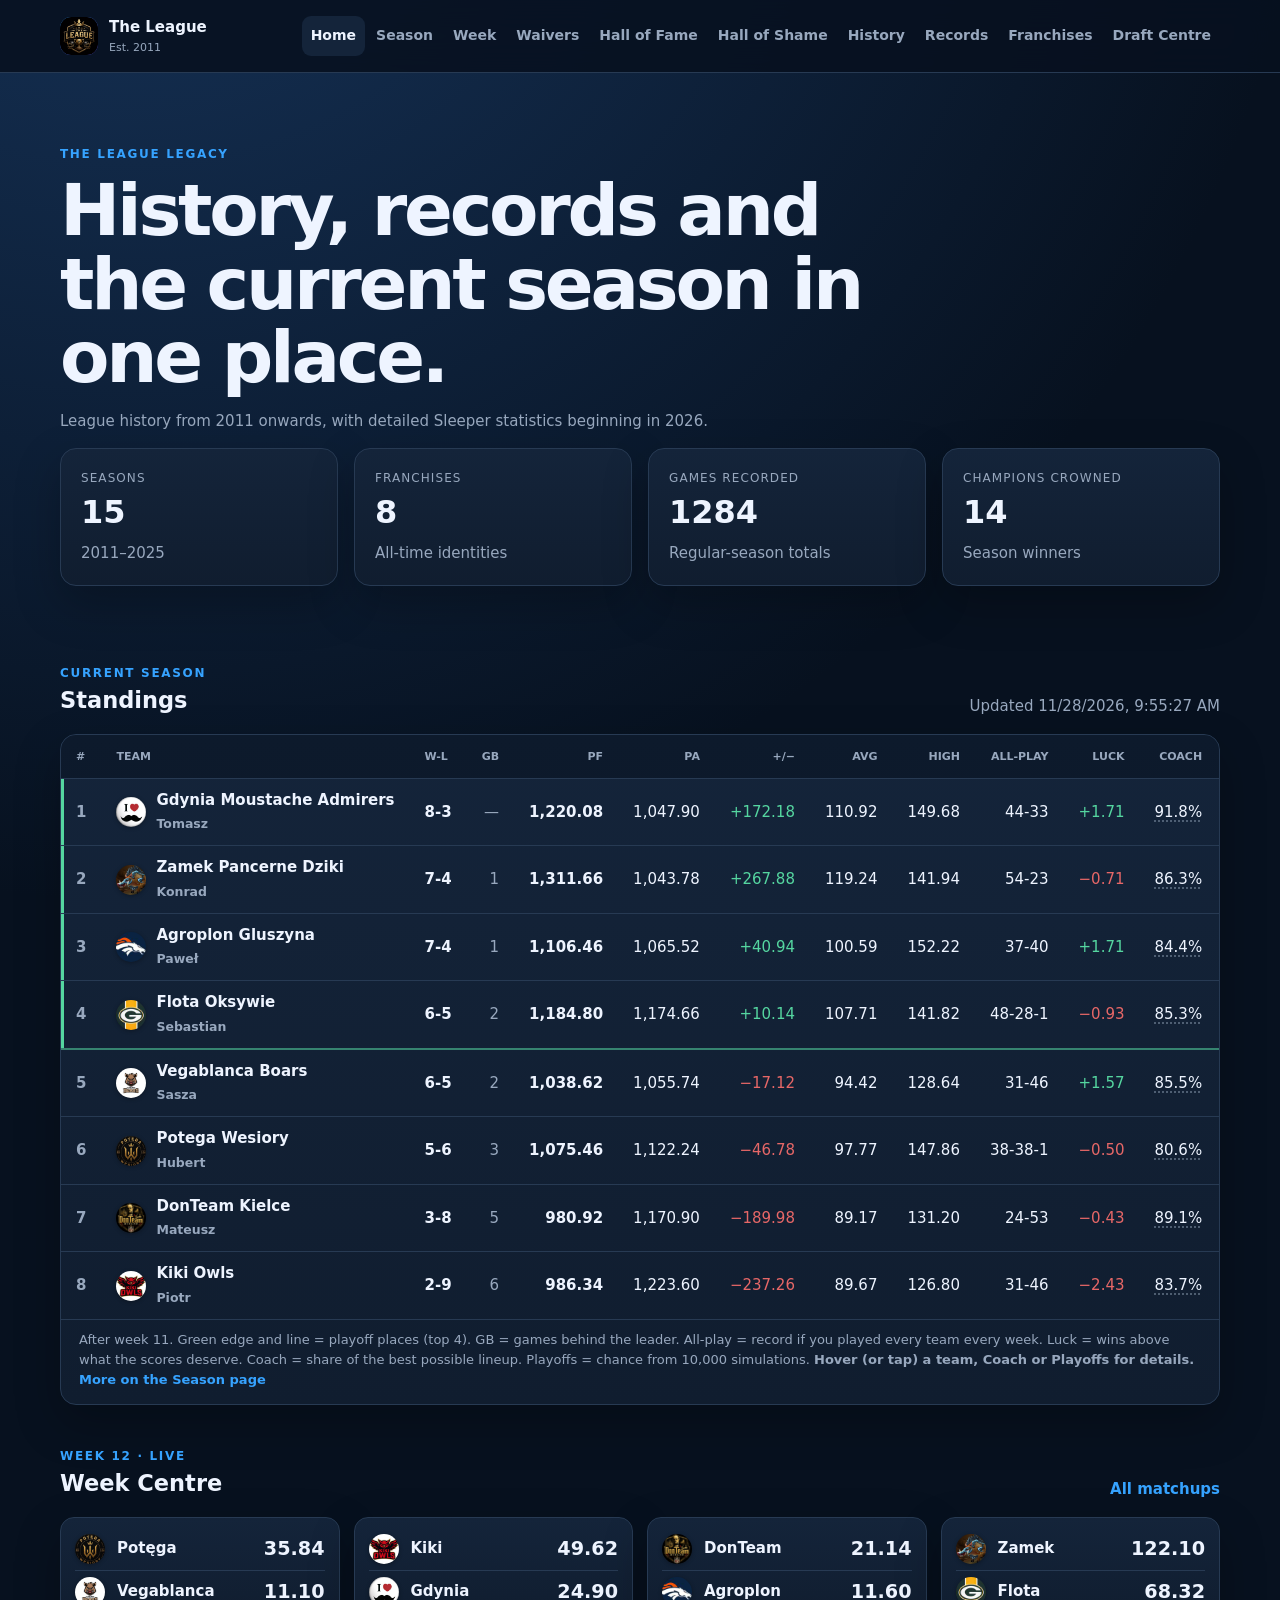
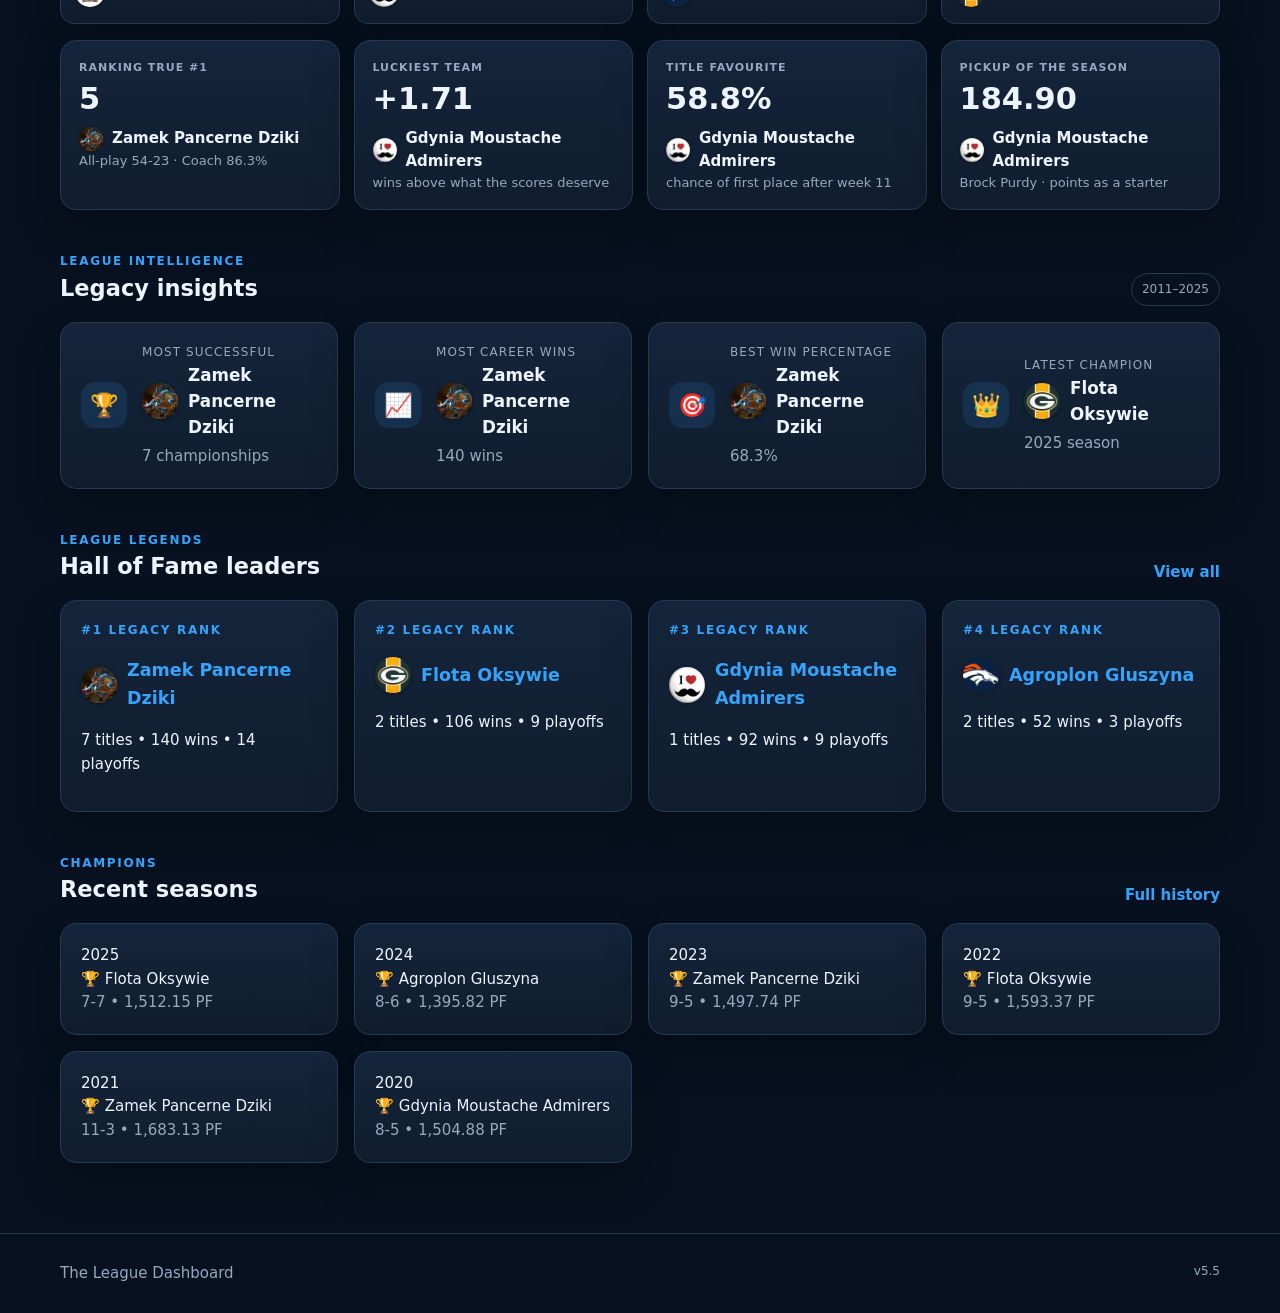
<file: index.html>
<!doctype html><html lang="en"><head><meta charset="utf-8"><meta name="viewport" content="width=device-width,initial-scale=1"><title>The League Dashboard</title><link rel="stylesheet" href="styles.css?v=4.3"><link rel="stylesheet" href="season.css?v=1.2"></head><body data-page="home"><header class="site-header"><div class="wrap header-inner"><a class="brand" href="index.html"><span class="brand-mark"><img src="logos/logo.png" alt="The League logo" style="display:block;width:100%;height:100%;object-fit:cover;border-radius:inherit"></span><span><strong>The League</strong><small>Est. 2011</small></span></a><button class="nav-toggle" type="button">Menu</button><nav class="nav"><a class="active" href="index.html">Home</a><a href="season.html">Season</a><a href="week.html">Week</a><a href="waivers.html">Waivers</a><a href="hall-of-fame.html">Hall of Fame</a><a href="hall-of-shame.html">Hall of Shame</a><a href="history.html">History</a><a href="records.html">Records</a><a href="franchise.html">Franchises</a><a href="draft.html">Draft Centre</a></nav></div></header><main class="wrap"><section class="hero"><p class="eyebrow">The League Legacy</p><h1>History, records and the current season in one place.</h1><p class="lede">League history from 2011 onwards, with detailed Sleeper statistics beginning in 2026.</p><div id="hero-kpis" class="kpi-grid"></div></section><section><div class="section-heading"><div><p class="eyebrow">Current season</p><h2>Standings</h2></div><span id="live-updated" class="muted"></span></div><div id="live-standings" class="card table-wrap"><p class="muted">Loading current standings...</p></div></section><section><div class="section-heading"><div><p class="eyebrow" id="home-week-eyebrow">This week</p><h2>Week Centre</h2></div><a class="text-link" href="week.html">All matchups</a></div><div id="home-week" class="s-home-week"></div><div id="home-season" class="s-tiles" style="margin-top:16px"></div></section><section><div class="section-heading"><div><p class="eyebrow">League intelligence</p><h2>Legacy insights</h2></div><span class="scope-pill">2011–2025</span></div><div id="home-insights" class="insight-grid"></div></section><section><div class="section-heading"><div><p class="eyebrow">League legends</p><h2>Hall of Fame leaders</h2></div><a class="text-link" href="hall-of-fame.html">View all</a></div><div id="home-leaders" class="card-grid"></div></section><section><div class="section-heading"><div><p class="eyebrow">Champions</p><h2>Recent seasons</h2></div><a class="text-link" href="history.html">Full history</a></div><div id="recent-champions" class="timeline-grid"></div></section></main><dialog id="methodology-dialog" class="methodology-dialog" aria-labelledby="methodology-title"><div class="dialog-head"><div><p class="eyebrow">Calculated metric</p><h2 id="methodology-title">How this metric works</h2></div><button class="dialog-close" type="button" aria-label="Close explanation">×</button></div><div id="methodology-content" class="methodology-content"></div></dialog><footer><div class="wrap">The League Dashboard <span class="version">v5.5</span></div></footer><script src="legacy.js?v=4.3"></script><script src="logo-enhancer.js?v=1.0"></script><script src="season-core.js?v=1.1"></script><script src="home-week.js?v=1.2"></script></body></html>
</file>
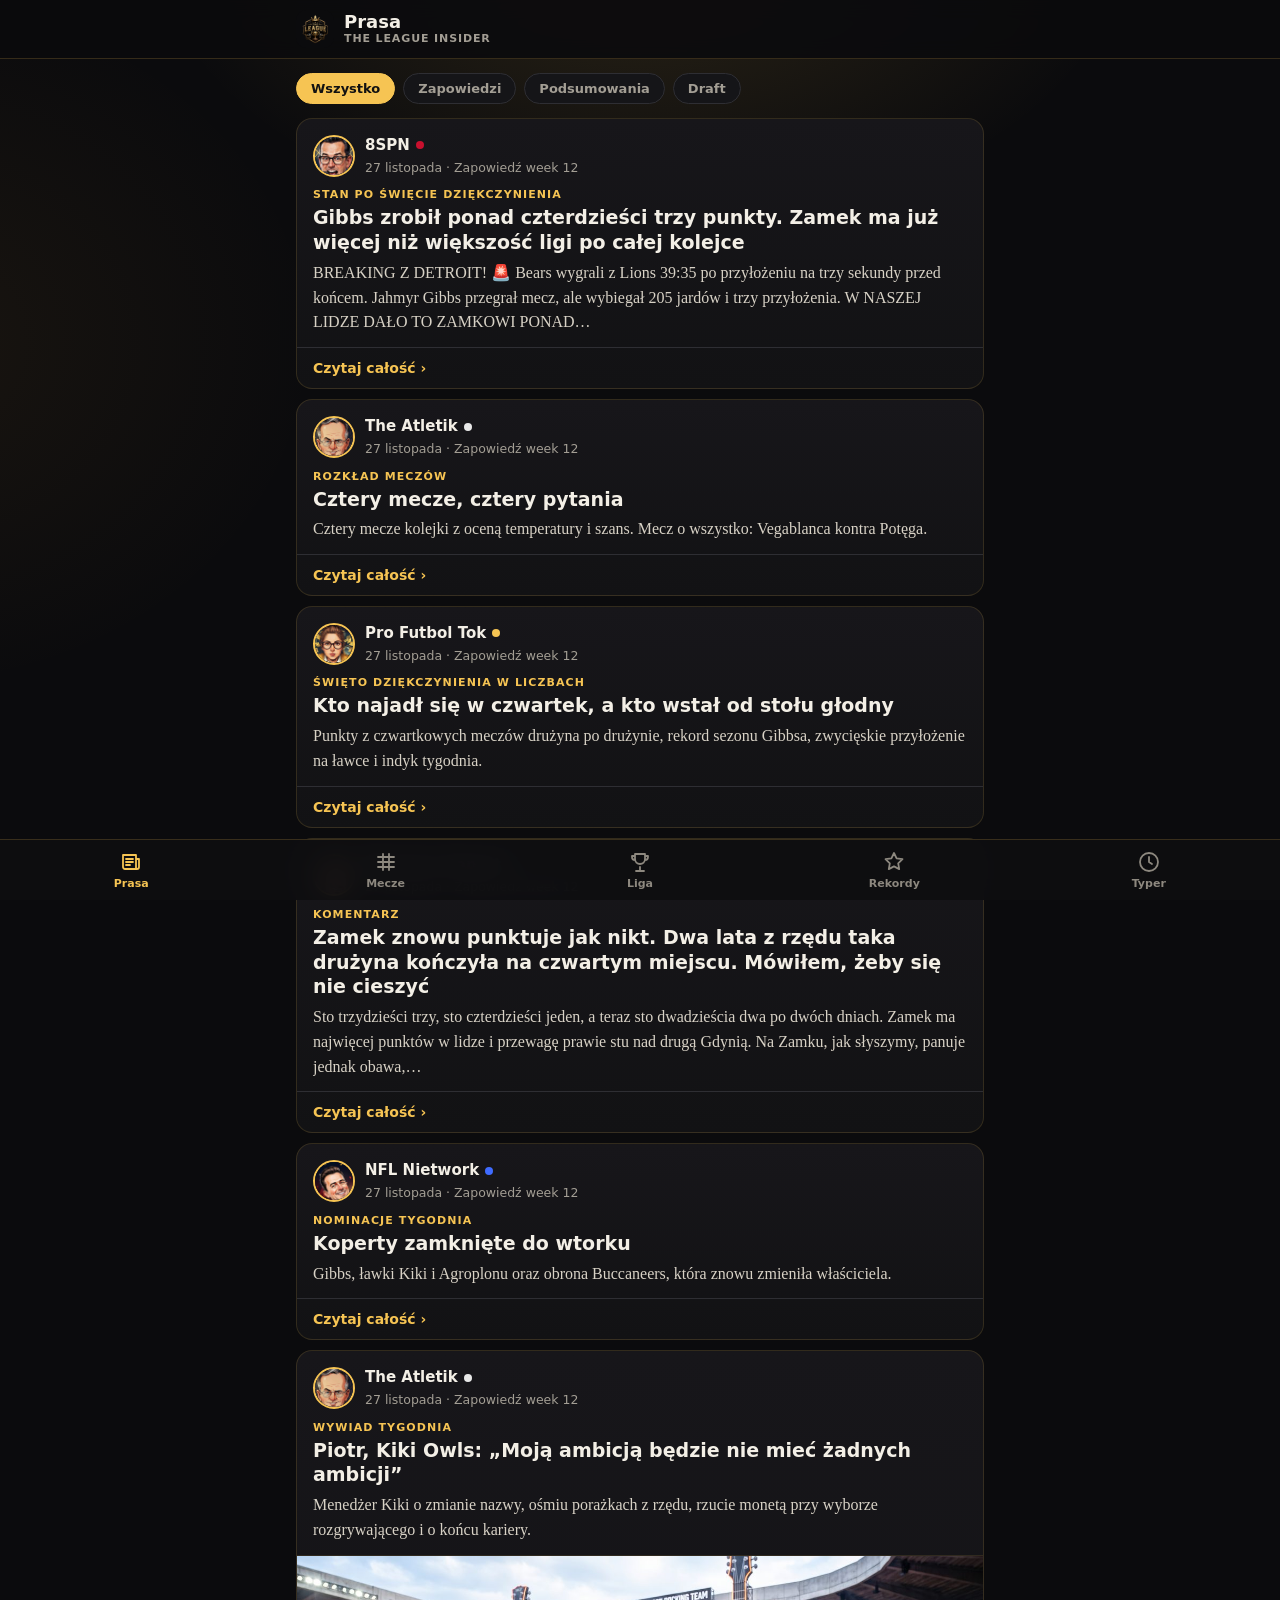
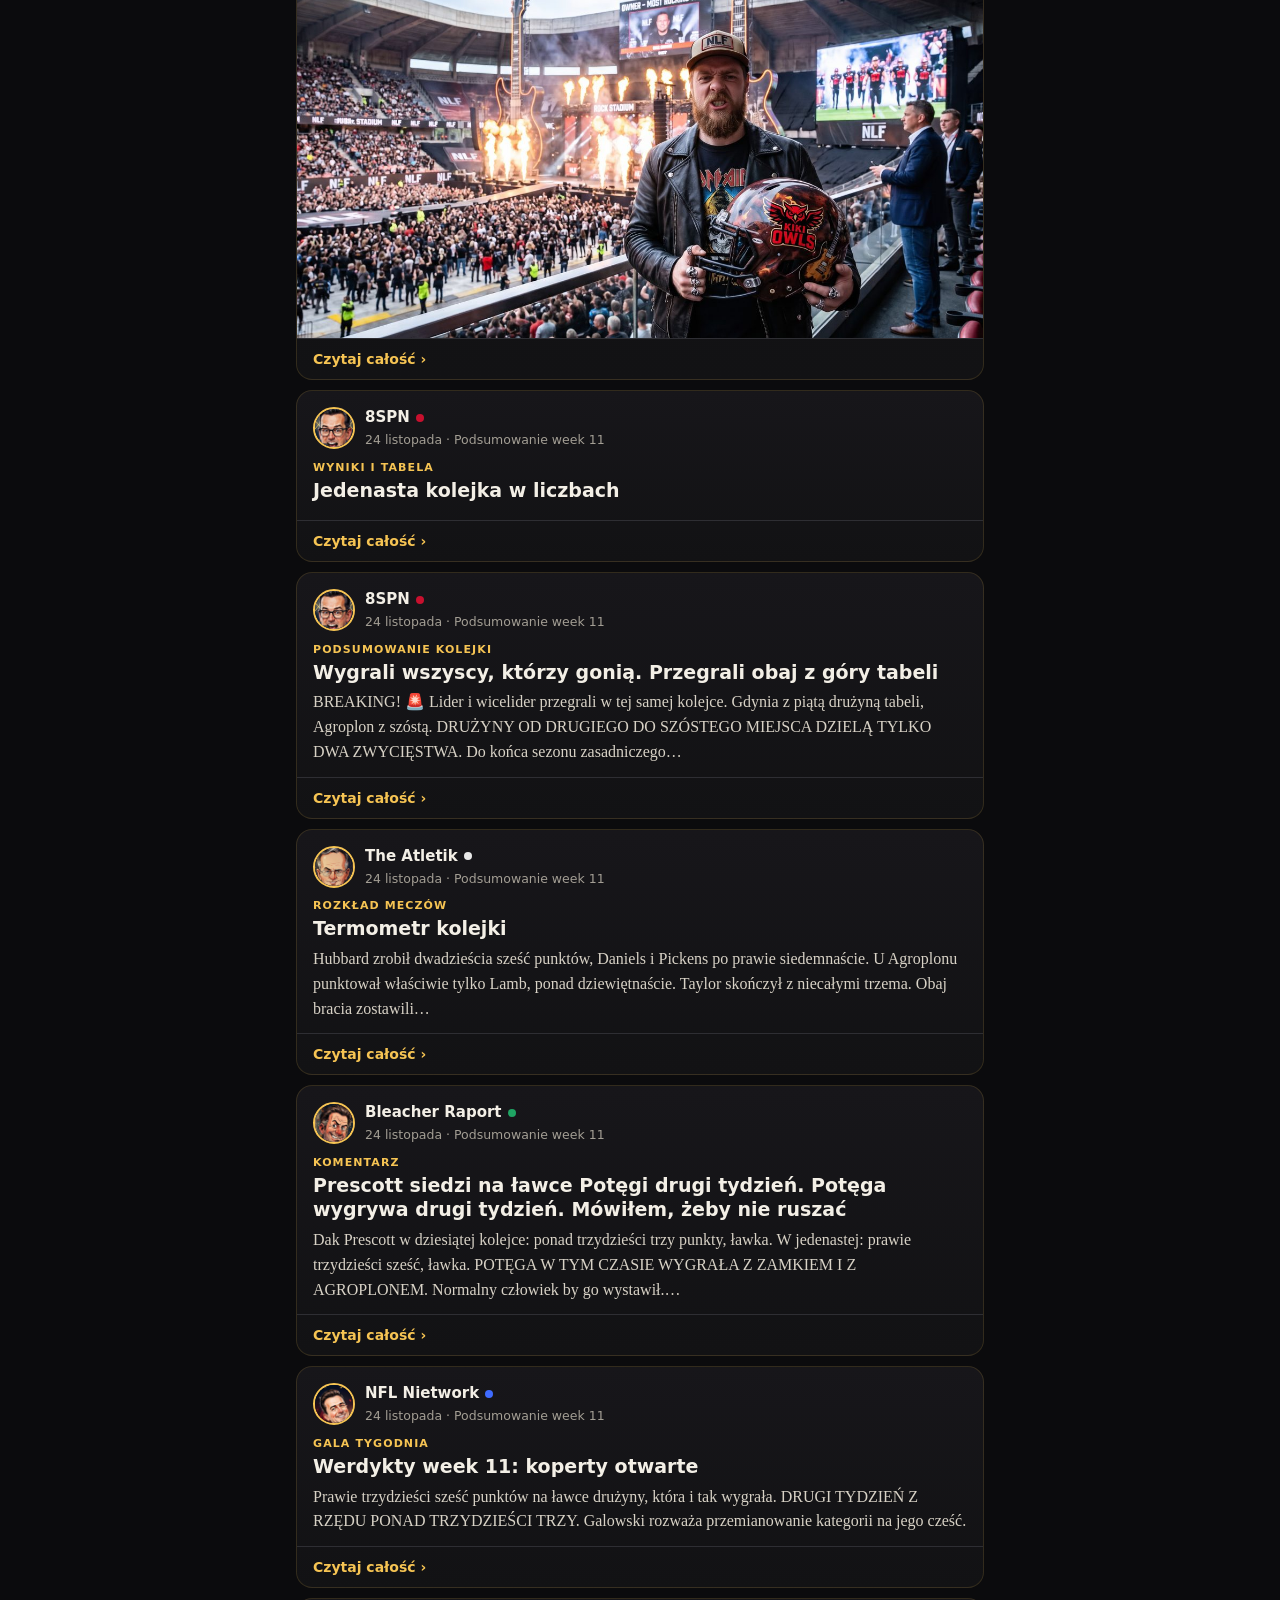
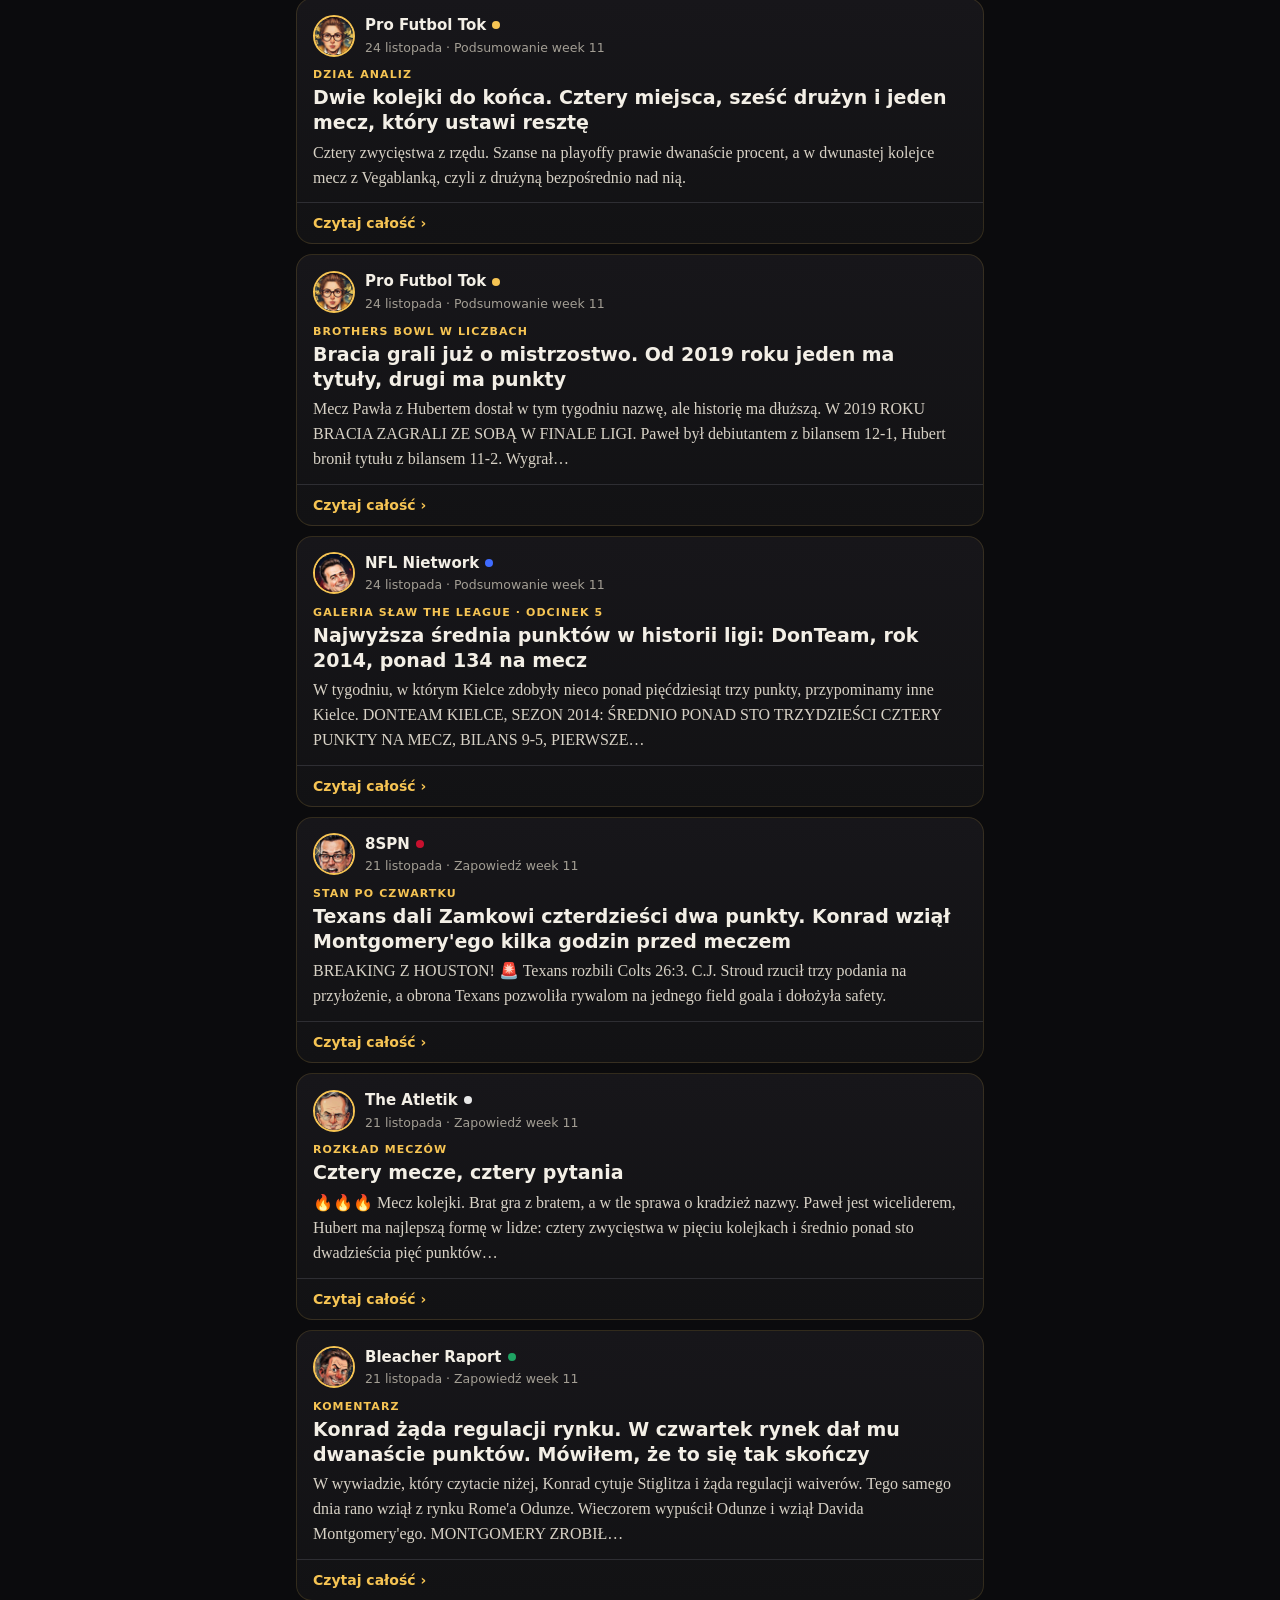
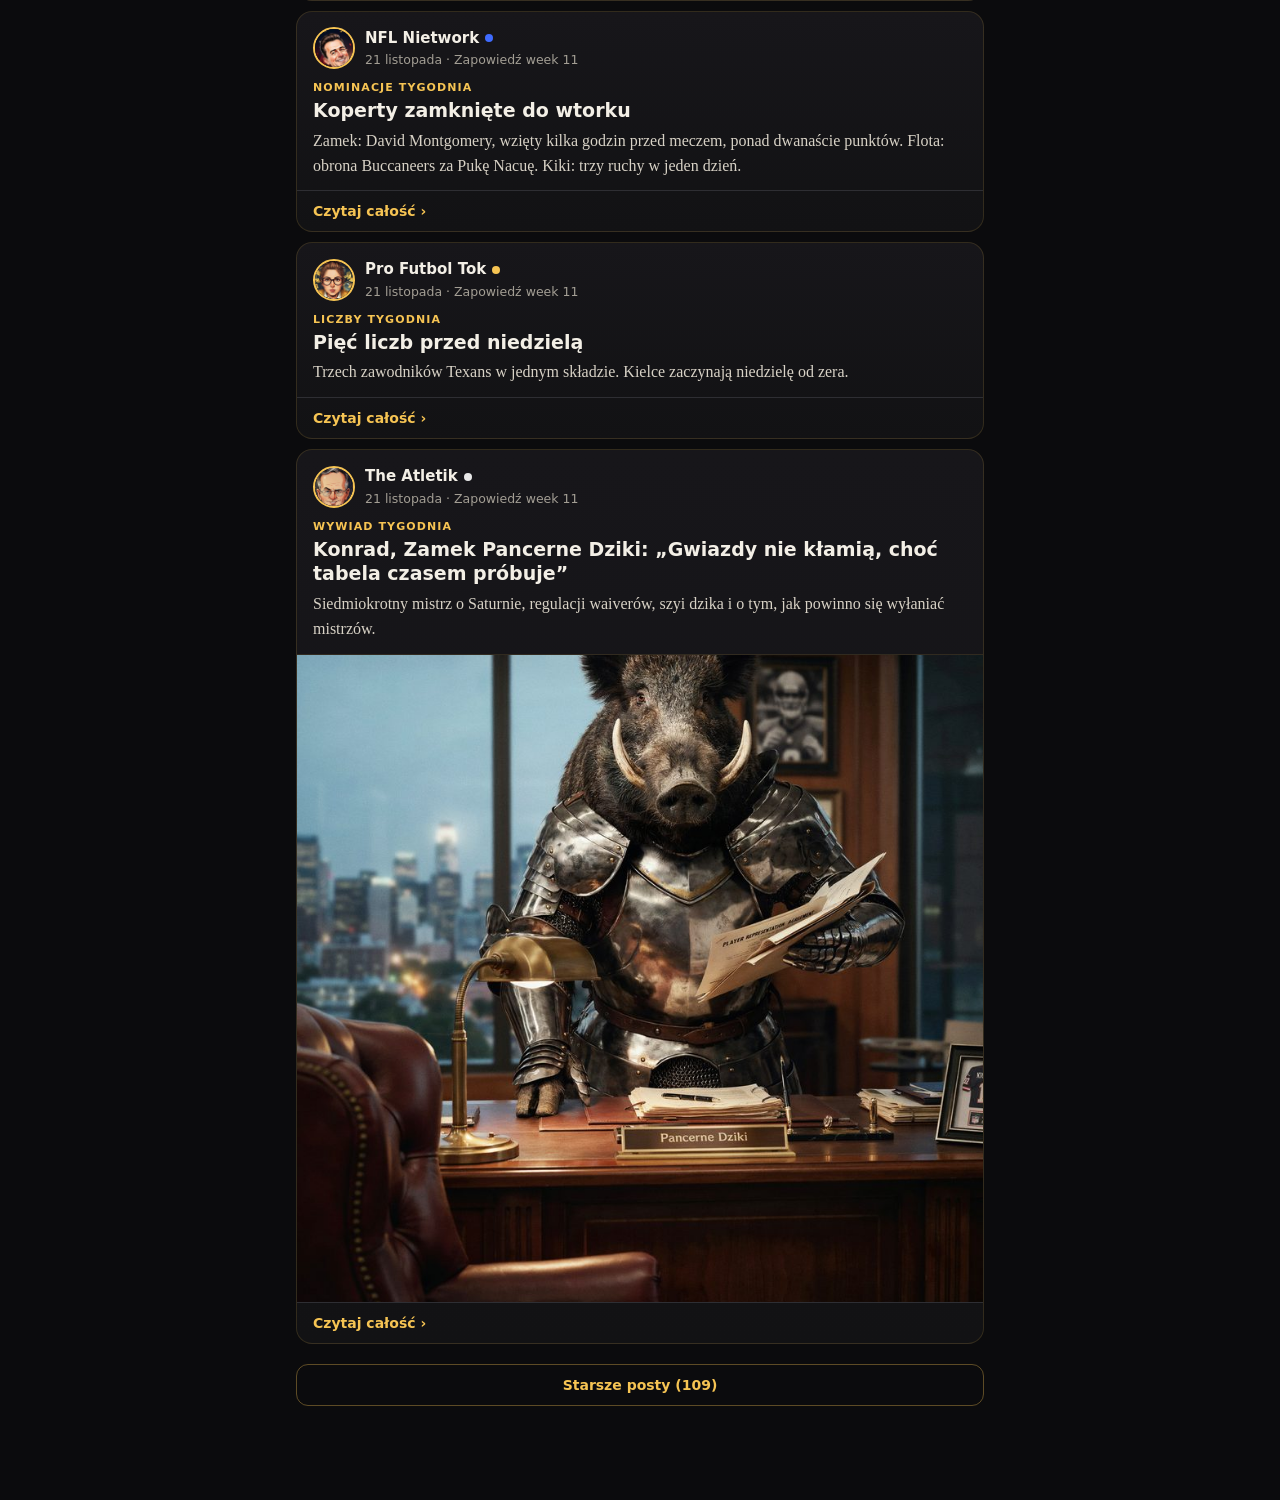
<file: app.html>
<!doctype html>
<html lang="pl">
<head>
<meta charset="utf-8">
<meta name="viewport" content="width=device-width,initial-scale=1,viewport-fit=cover">
<meta name="robots" content="noindex,nofollow">
<meta name="theme-color" content="#0b0b0d">
<meta name="apple-mobile-web-app-capable" content="yes">
<meta name="mobile-web-app-capable" content="yes">
<meta name="apple-mobile-web-app-status-bar-style" content="black-translucent">
<meta name="apple-mobile-web-app-title" content="The League">
<title>The League</title>
<link rel="manifest" href="app/manifest.webmanifest">
<link rel="icon" type="image/png" href="app/icon-192.png">
<link rel="apple-touch-icon" href="app/apple-touch-icon.png">
<link rel="stylesheet" href="app/posts.css?v=1">
<link rel="stylesheet" href="app/app.css?v=1">
</head>
<body>
<header class="top">
  <div class="wrap top-in">
    <a class="back" href="#prasa" hidden>‹ Prasa</a>
    <div class="brand"><img src="app/icon-192.png" alt=""><div><h1 id="title">Prasa</h1><small id="subtitle">The League Insider</small></div></div>
  </div>
</header>

<main id="view" class="wrap"><p class="empty">Wczytuję…</p></main>

<nav class="tabs" aria-label="Zakładki">
  <a href="#prasa" data-tab="prasa"><svg viewBox="0 0 24 24"><path d="M4 5h13v14H6a2 2 0 0 1-2-2V5Zm13 4h3v8a2 2 0 0 1-2 2h-1M7 9h7M7 12h7M7 15h4"/></svg>Prasa</a>
  <a href="#mecze" data-tab="mecze"><svg viewBox="0 0 24 24"><path d="M4 7h16M4 12h16M4 17h16M9 4v16M15 4v16"/></svg>Mecze</a>
  <a href="#liga" data-tab="liga"><svg viewBox="0 0 24 24"><path d="M8 21h8M12 17v4M7 4h10v5a5 5 0 0 1-10 0V4ZM7 6H4v1a3 3 0 0 0 3 3M17 6h3v1a3 3 0 0 1-3 3"/></svg>Liga</a>
  <a href="#rekordy" data-tab="rekordy"><svg viewBox="0 0 24 24"><path d="m12 3 2.6 5.3 5.9.9-4.3 4.1 1 5.8L12 16.4 6.8 19.1l1-5.8L3.5 9.2l5.9-.9L12 3Z"/></svg>Rekordy</a>
  <a href="#typer" data-tab="typer"><svg viewBox="0 0 24 24"><path d="M12 3a9 9 0 1 0 0 18 9 9 0 0 0 0-18Zm0 4v5l3 2"/></svg>Typer</a>
</nav>

<script src="app/app.js?v=1"></script>
</body>
</html>
</file>
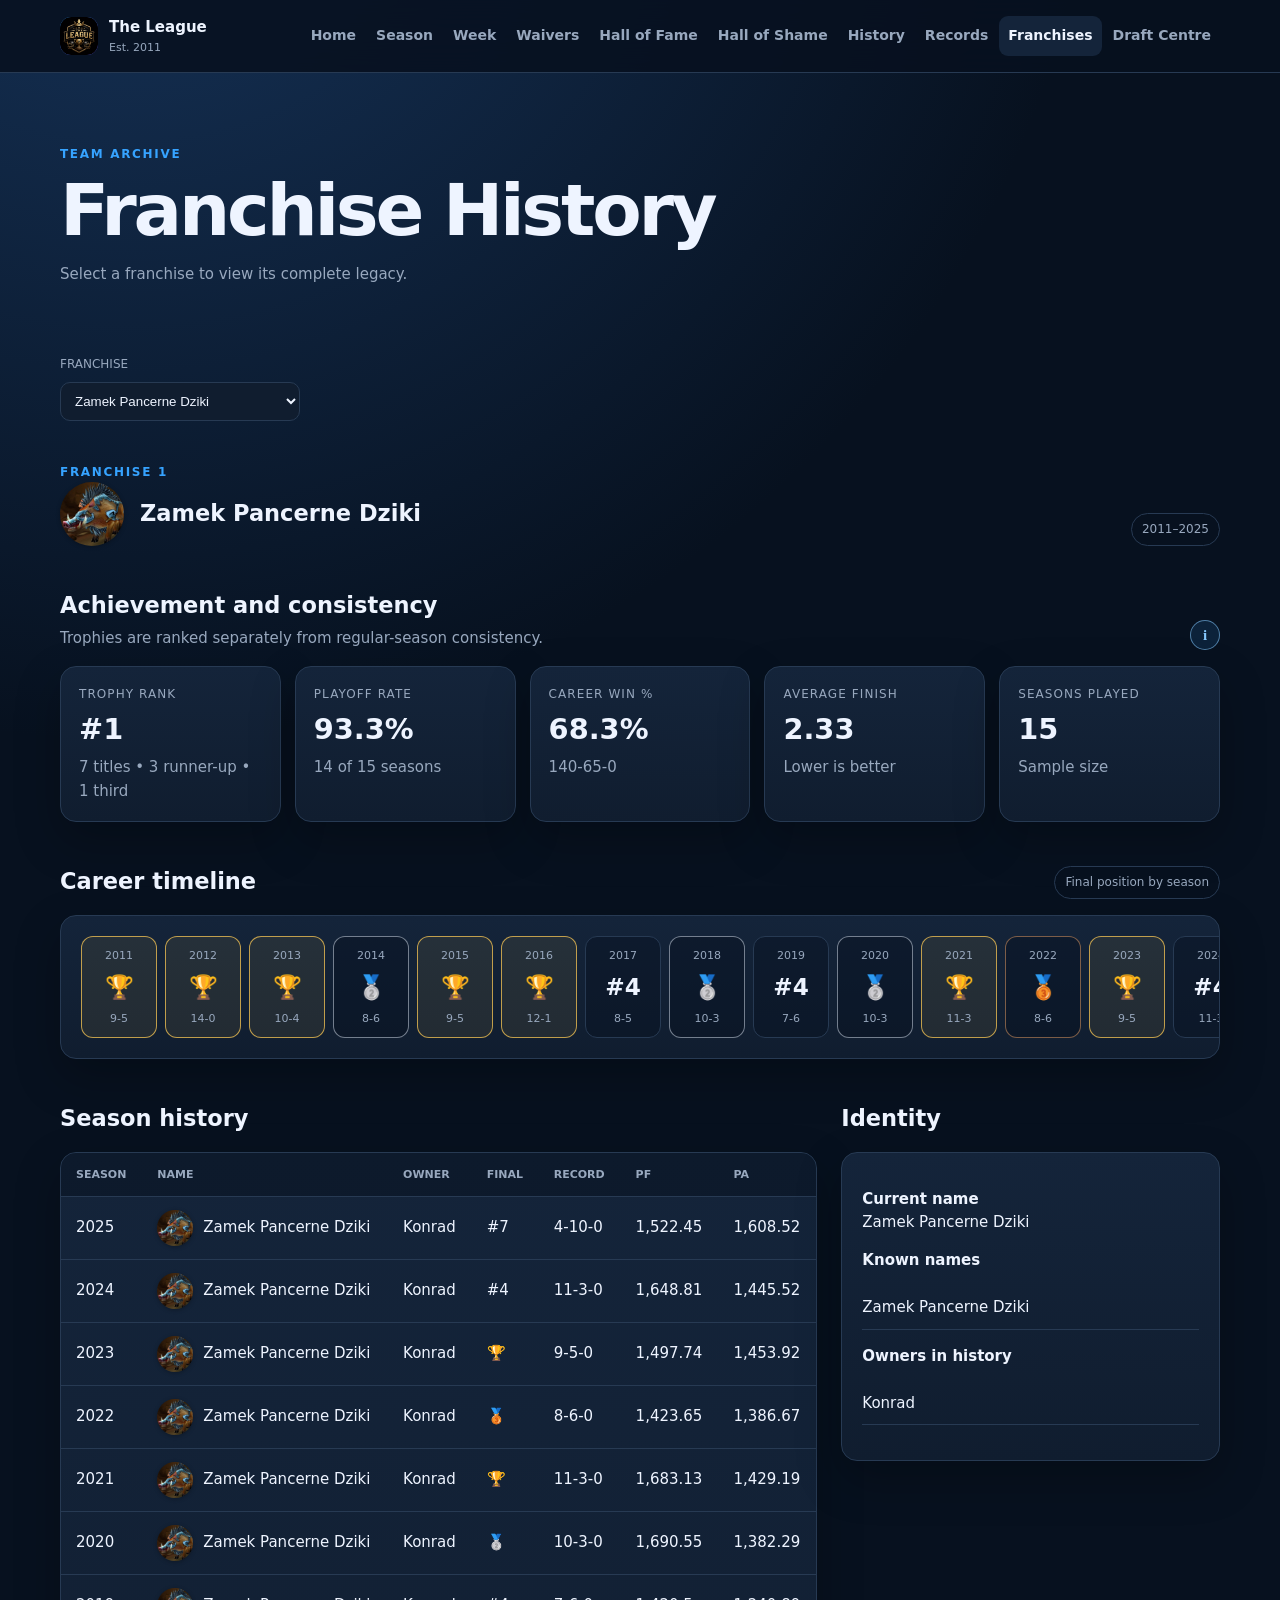
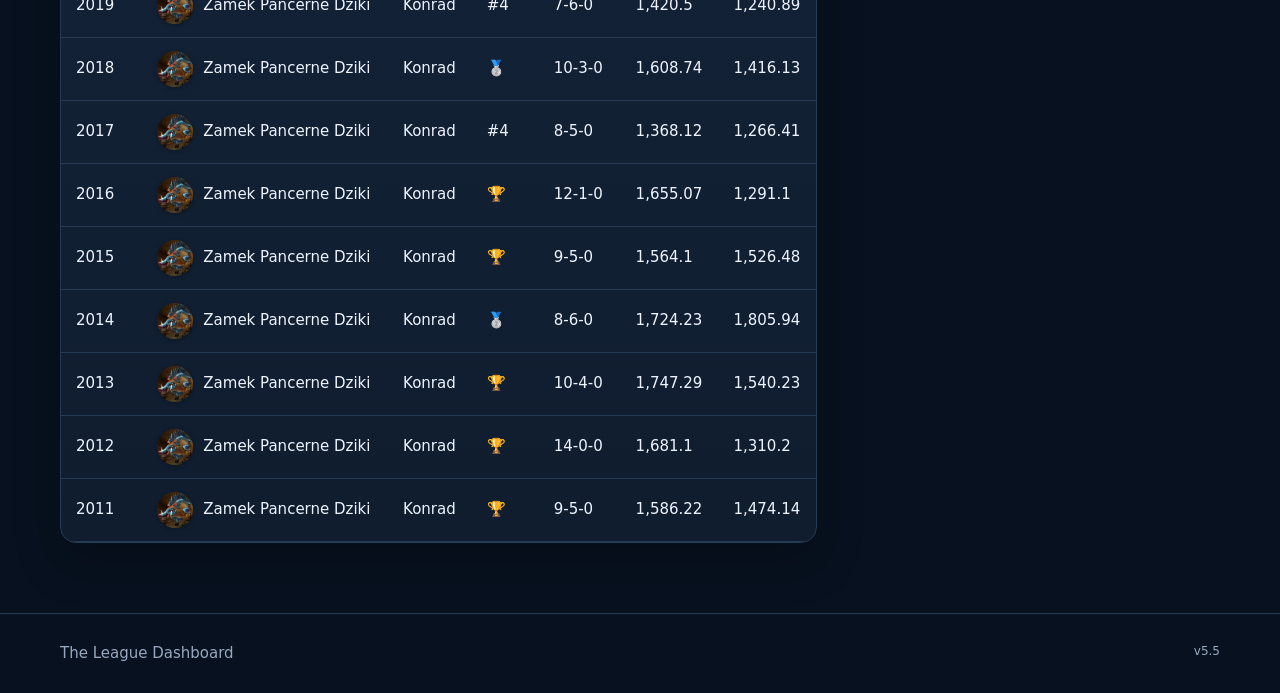
<file: franchise.html>
<!doctype html><html lang="en"><head><meta charset="utf-8"><meta name="viewport" content="width=device-width,initial-scale=1"><title>Franchises | The League</title><link rel="stylesheet" href="styles.css?v=4.3"><link rel="stylesheet" href="rankings.css?v=4.5"></head><body data-page="franchise-clean"><header class="site-header"><div class="wrap header-inner"><a class="brand" href="index.html"><span class="brand-mark"><img src="logos/logo.png" alt="The League logo" style="display:block;width:100%;height:100%;object-fit:cover;border-radius:inherit"></span><span><strong>The League</strong><small>Est. 2011</small></span></a><button class="nav-toggle" type="button">Menu</button><nav class="nav"><a href="index.html">Home</a><a href="season.html">Season</a><a href="week.html">Week</a><a href="waivers.html">Waivers</a><a href="hall-of-fame.html">Hall of Fame</a><a href="hall-of-shame.html">Hall of Shame</a><a href="history.html">History</a><a href="records.html">Records</a><a class="active" href="franchise.html">Franchises</a><a href="draft.html">Draft Centre</a></nav></div></header><main class="wrap"><section class="page-hero"><p class="eyebrow">Team archive</p><h1>Franchise History</h1><p class="lede">Select a franchise to view its complete legacy.</p></section><section><div class="filters"><label>Franchise<select id="franchise-select"></select></label></div><div id="franchise-header"></div><section><div class="section-heading"><div><h2>Achievement and consistency</h2><p class="muted section-copy">Trophies are ranked separately from regular-season consistency.</p></div><button class="info-trigger" type="button" data-info="franchise" aria-label="Explain franchise metrics">i</button></div><div id="franchise-objective-metrics" class="objective-grid"><p class="muted">Loading...</p></div></section><section><div class="section-heading"><h2>Career timeline</h2><span class="scope-pill">Final position by season</span></div><div id="franchise-timeline" class="career-timeline card"></div></section><div class="two-col"><section><div class="section-heading"><h2>Season history</h2></div><div id="franchise-seasons" class="card table-wrap"></div></section><aside><div class="section-heading"><h2>Identity</h2></div><div id="franchise-identity" class="card"></div></aside></div></section></main><dialog id="ranking-info" class="ranking-dialog"><div class="dialog-head"><h2>Franchise metrics</h2><button class="dialog-close" type="button" aria-label="Close">×</button></div><div class="dialog-body"><p><strong>Trophy Rank</strong> is championship-first: championships, runner-up finishes, then third places. Playoff rate and career win percentage are used only as tie-breakers.</p><p><strong>Playoff Rate</strong>, <strong>Career Win %</strong> and <strong>Average Finish</strong> remain separate objective measures. They are not blended into a subjective score.</p><p><strong>Seasons Played</strong> provides the sample-size context.</p></div></dialog><footer><div class="wrap">The League Dashboard <span class="version">v5.5</span></div></footer><script src="franchise-clean.js?v=4.5"></script><script src="logo-enhancer.js?v=1.0"></script></body></html>
</file>
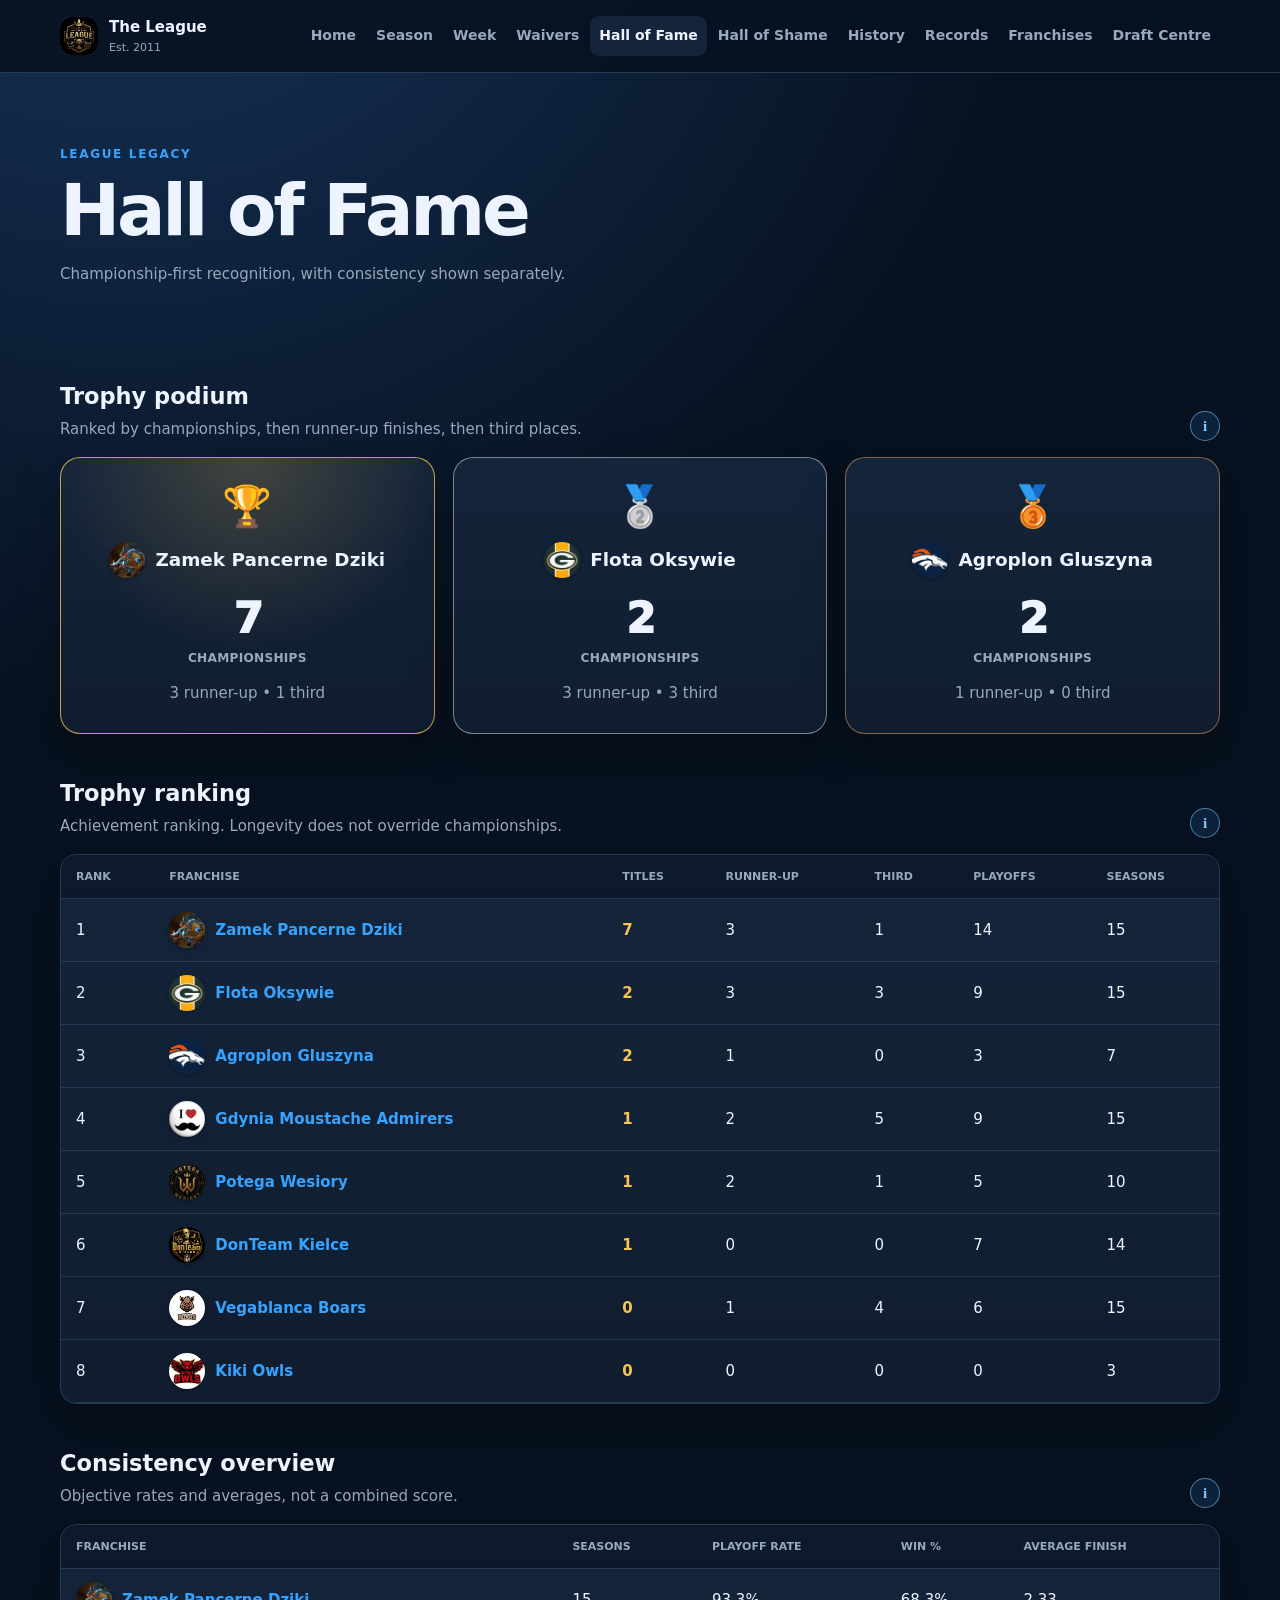
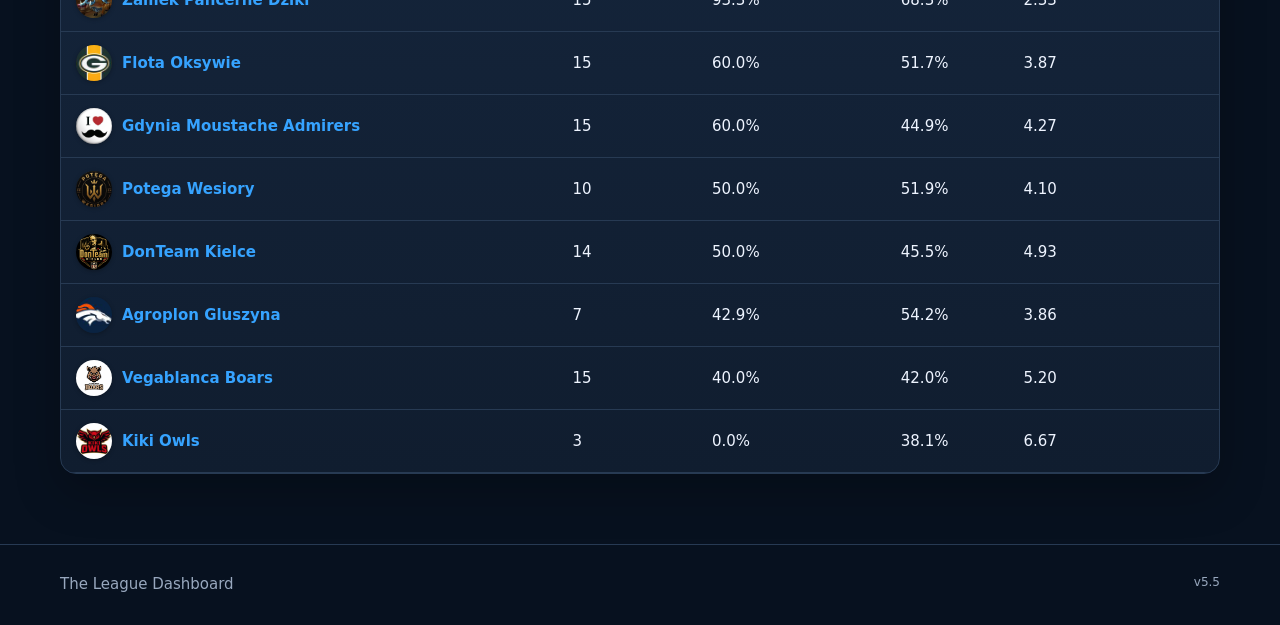
<file: hall-of-fame.html>
<!doctype html><html lang="en"><head><meta charset="utf-8"><meta name="viewport" content="width=device-width,initial-scale=1"><title>Hall of Fame | The League</title><link rel="stylesheet" href="styles.css?v=4.3"><link rel="stylesheet" href="hall-of-fame.css?v=5.0"></head><body data-page="trophy"><header class="site-header"><div class="wrap header-inner"><a class="brand" href="index.html"><span class="brand-mark"><img src="logos/logo.png" alt="The League logo" style="display:block;width:100%;height:100%;object-fit:cover;border-radius:inherit"></span><span><strong>The League</strong><small>Est. 2011</small></span></a><button class="nav-toggle" type="button">Menu</button><nav class="nav"><a href="index.html">Home</a><a href="season.html">Season</a><a href="week.html">Week</a><a href="waivers.html">Waivers</a><a class="active" href="hall-of-fame.html">Hall of Fame</a><a href="hall-of-shame.html">Hall of Shame</a><a href="history.html">History</a><a href="records.html">Records</a><a href="franchise.html">Franchises</a><a href="draft.html">Draft Centre</a></nav></div></header><main class="wrap"><section class="page-hero"><p class="eyebrow">League legacy</p><h1>Hall of Fame</h1><p class="lede">Championship-first recognition, with consistency shown separately.</p></section><section><div class="section-heading"><div><h2>Trophy podium</h2><p class="muted section-copy">Ranked by championships, then runner-up finishes, then third places.</p></div><button class="info-trigger" type="button" data-info="trophy">i</button></div><div id="trophy-podium" class="trophy-podium"></div></section><section><div class="section-heading"><div><h2>Trophy ranking</h2><p class="muted section-copy">Achievement ranking. Longevity does not override championships.</p></div><button class="info-trigger" type="button" data-info="trophy">i</button></div><div id="trophy-table" class="card table-wrap"><p class="muted">Loading...</p></div></section><section><div class="section-heading"><div><h2>Consistency overview</h2><p class="muted section-copy">Objective rates and averages, not a combined score.</p></div><button class="info-trigger" type="button" data-info="consistency">i</button></div><div id="consistency-table" class="card table-wrap"><p class="muted">Loading...</p></div></section></main><dialog id="ranking-info" class="ranking-dialog"><div class="dialog-head"><h2 id="ranking-info-title"></h2><button class="dialog-close" type="button">×</button></div><div id="ranking-info-body" class="dialog-body"></div></dialog><footer><div class="wrap">The League Dashboard <span class="version">v5.5</span></div></footer><script src="legacy.js?v=4.3"></script><script src="rankings.js?v=5.0"></script><script src="logo-enhancer.js?v=1.0"></script></body></html>
</file>
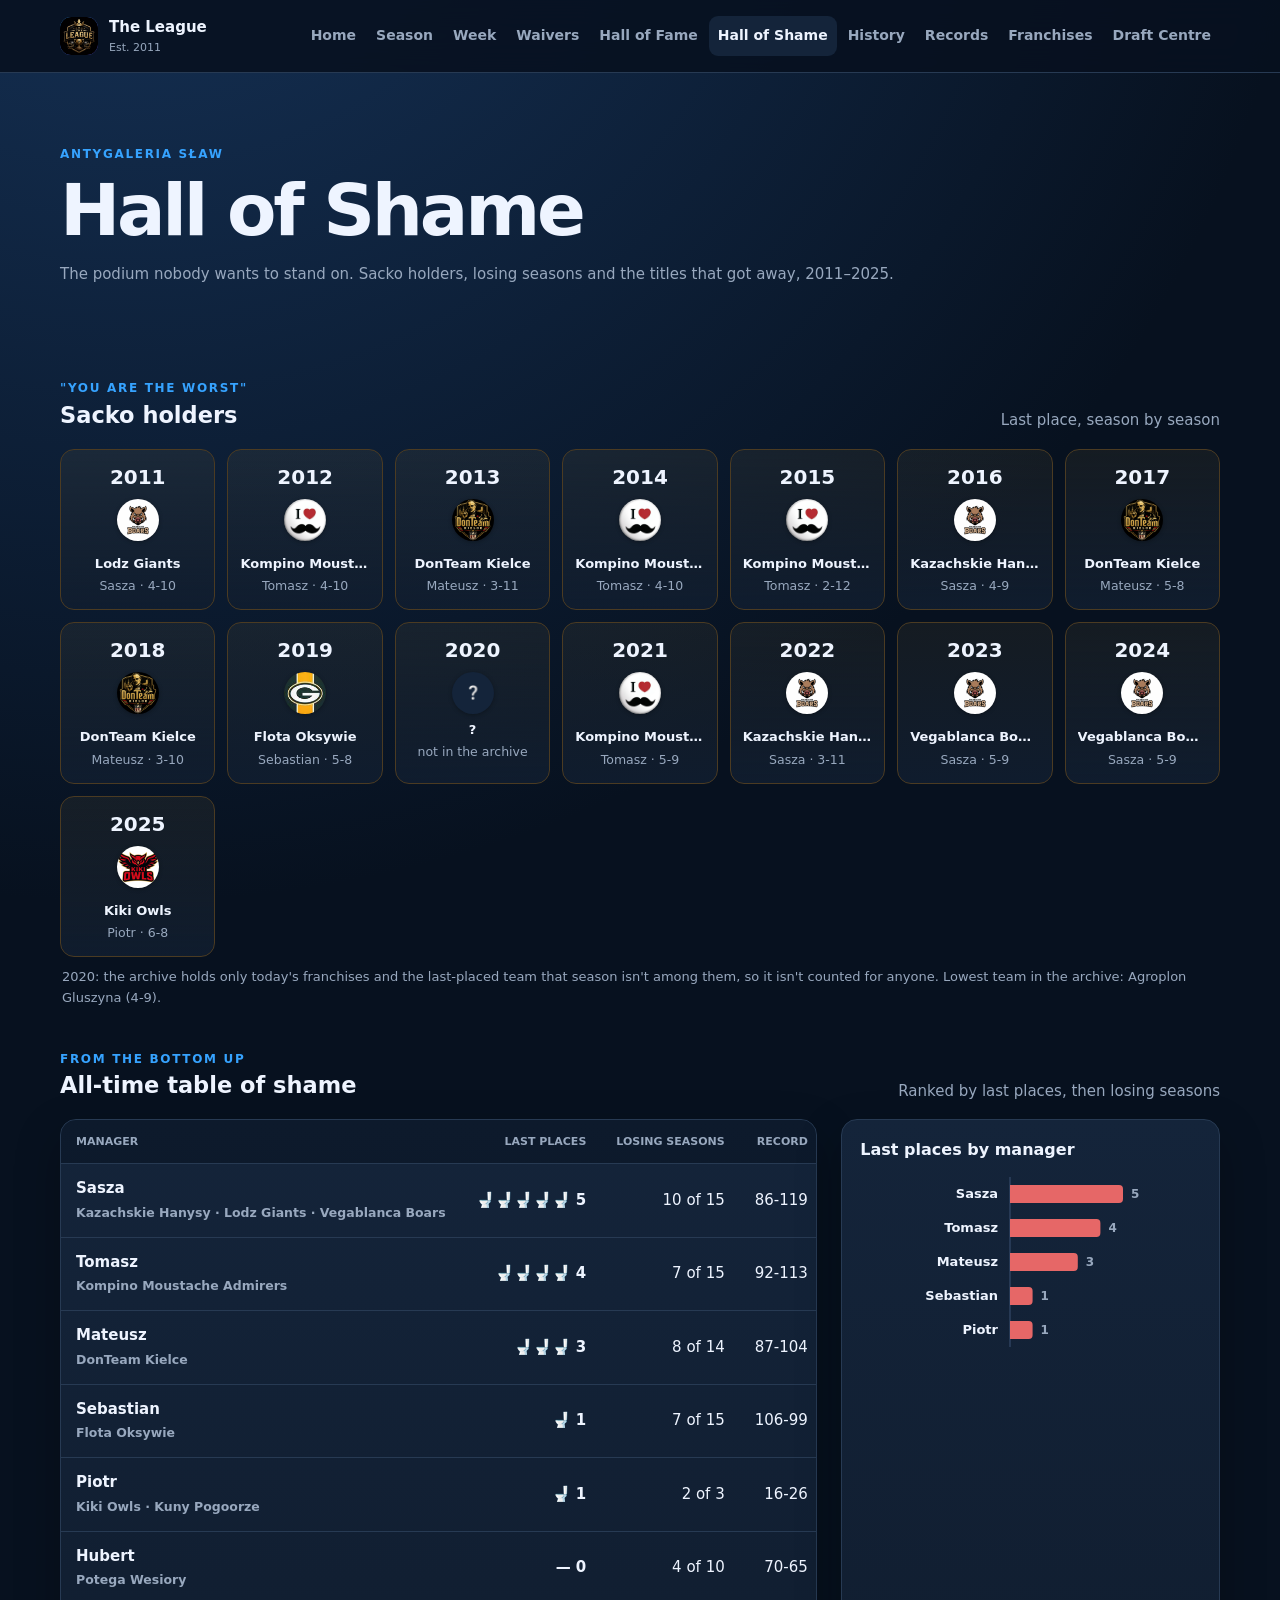
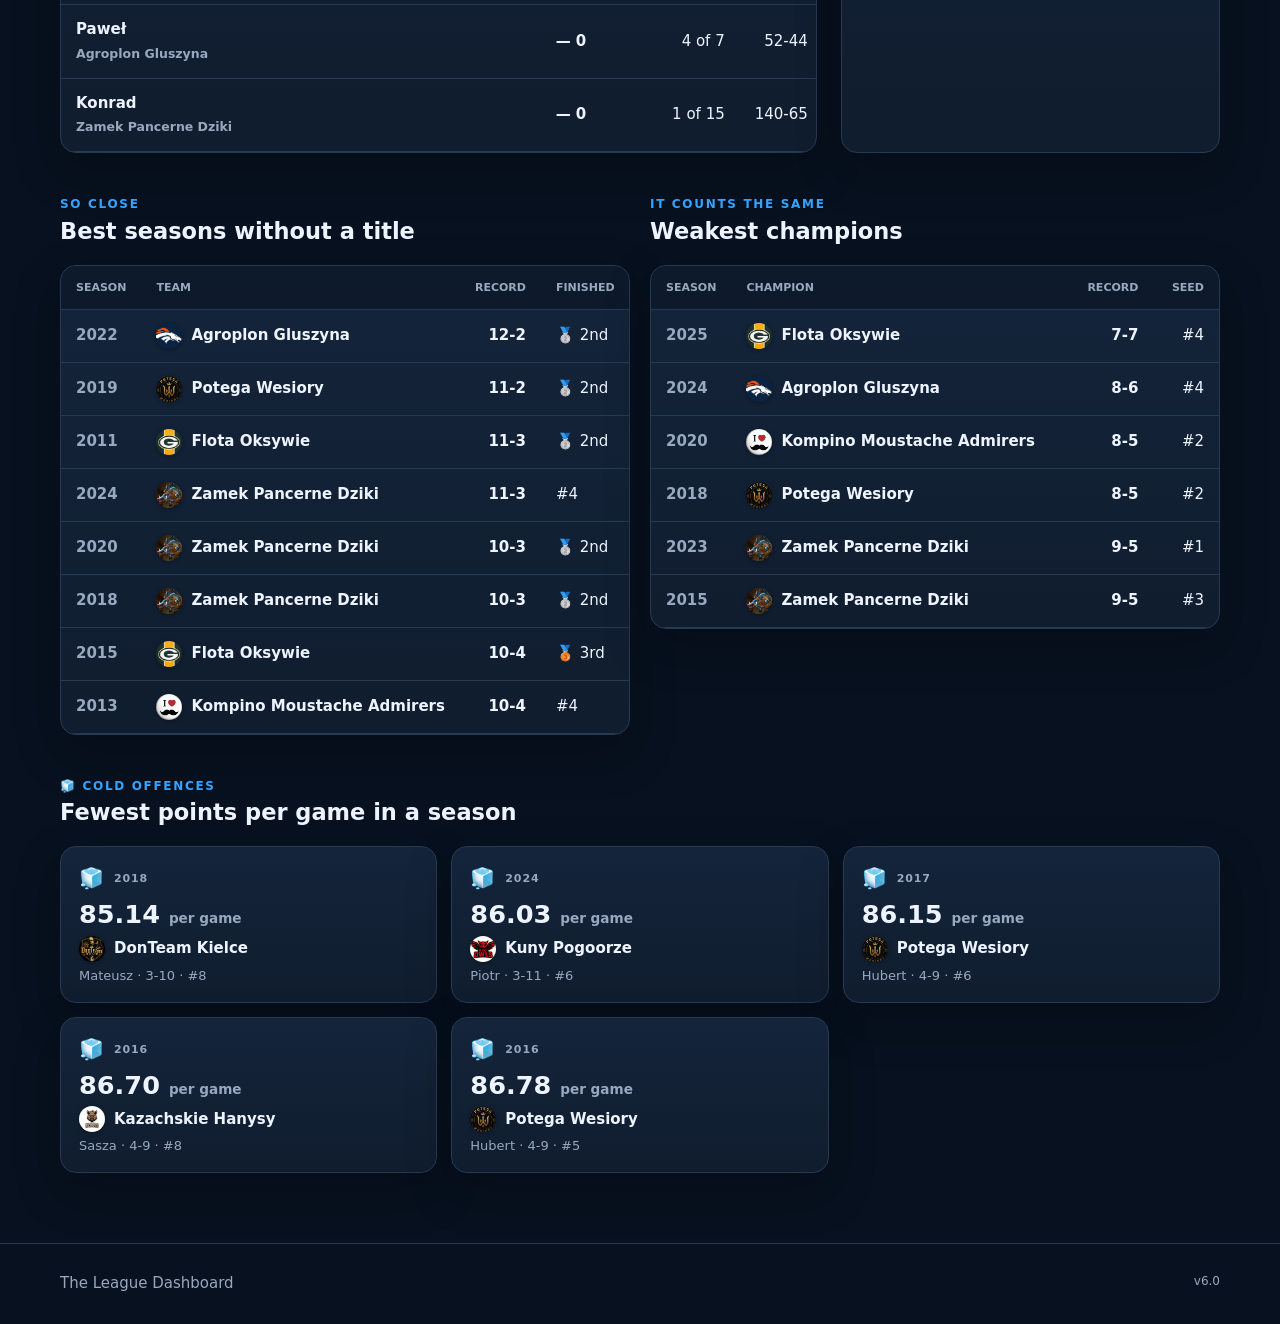
<file: hall-of-shame.html>
<!doctype html>
<html lang="en">
<head>
  <meta charset="utf-8">
  <meta name="viewport" content="width=device-width,initial-scale=1">
  <title>Hall of Shame | The League</title>
  <link rel="stylesheet" href="styles.css?v=4.3">
  <link rel="stylesheet" href="season.css?v=1.2">
</head>
<body data-page="shame">
<header class="site-header">
  <div class="wrap header-inner">
    <a class="brand" href="index.html">
      <span class="brand-mark"><img src="logos/logo.png" alt="The League logo" style="display:block;width:100%;height:100%;object-fit:cover;border-radius:inherit"></span>
      <span><strong>The League</strong><small>Est. 2011</small></span>
    </a>
    <button class="nav-toggle" type="button">Menu</button>
    <nav class="nav">
      <a href="index.html">Home</a>
      <a href="season.html">Season</a>
      <a href="week.html">Week</a>
      <a href="waivers.html">Waivers</a>
      <a href="hall-of-fame.html">Hall of Fame</a>
      <a class="active" href="hall-of-shame.html">Hall of Shame</a>
      <a href="history.html">History</a>
      <a href="records.html">Records</a>
      <a href="franchise.html">Franchises</a>
      <a href="draft.html">Draft Centre</a>
    </nav>
  </div>
</header>

<main class="wrap">
  <section class="page-hero">
    <p class="eyebrow">Antygaleria Sław</p>
    <h1>Hall of Shame</h1>
    <p class="lede">The podium nobody wants to stand on. Sacko holders, losing seasons and the titles that got away, <span id="shame-range">from the league archive</span>.</p>
  </section>

  <section>
    <div class="section-heading">
      <div><p class="eyebrow">"You are the worst"</p><h2>Sacko holders</h2></div>
      <span class="muted">Last place, season by season</span>
    </div>
    <div id="sacko" class="s-sacko"></div>
    <p class="s-note" id="sacko-note"></p>
  </section>

  <section>
    <div class="section-heading">
      <div><p class="eyebrow">From the bottom up</p><h2>All-time table of shame</h2></div>
      <span class="muted">Ranked by last places, then losing seasons</span>
    </div>
    <div class="two-col">
      <div id="anti-table" class="card table-wrap"></div>
      <div class="card s-chart-card"><div class="s-chart-head"><h3>Last places by manager</h3></div><div id="sacko-bars"></div></div>
    </div>
  </section>

  <div class="s-two">
    <section>
      <div class="section-heading"><div><p class="eyebrow">So close</p><h2>Best seasons without a title</h2></div></div>
      <div id="no-title" class="card table-wrap"></div>
    </section>
    <section>
      <div class="section-heading"><div><p class="eyebrow">It counts the same</p><h2>Weakest champions</h2></div></div>
      <div id="weak-champs" class="card table-wrap"></div>
    </section>
  </div>

  <section>
    <div class="section-heading"><div><p class="eyebrow">🧊 Cold offences</p><h2>Fewest points per game in a season</h2></div></div>
    <div id="low-ppg" class="s-cards"></div>
  </section>
</main>

<footer><div class="wrap">The League Dashboard <span class="version">v6.0</span></div></footer>
<script src="season-core.js?v=1.1"></script>
<script src="hall-of-shame.js?v=1.0"></script>
</body>
</html>
</file>
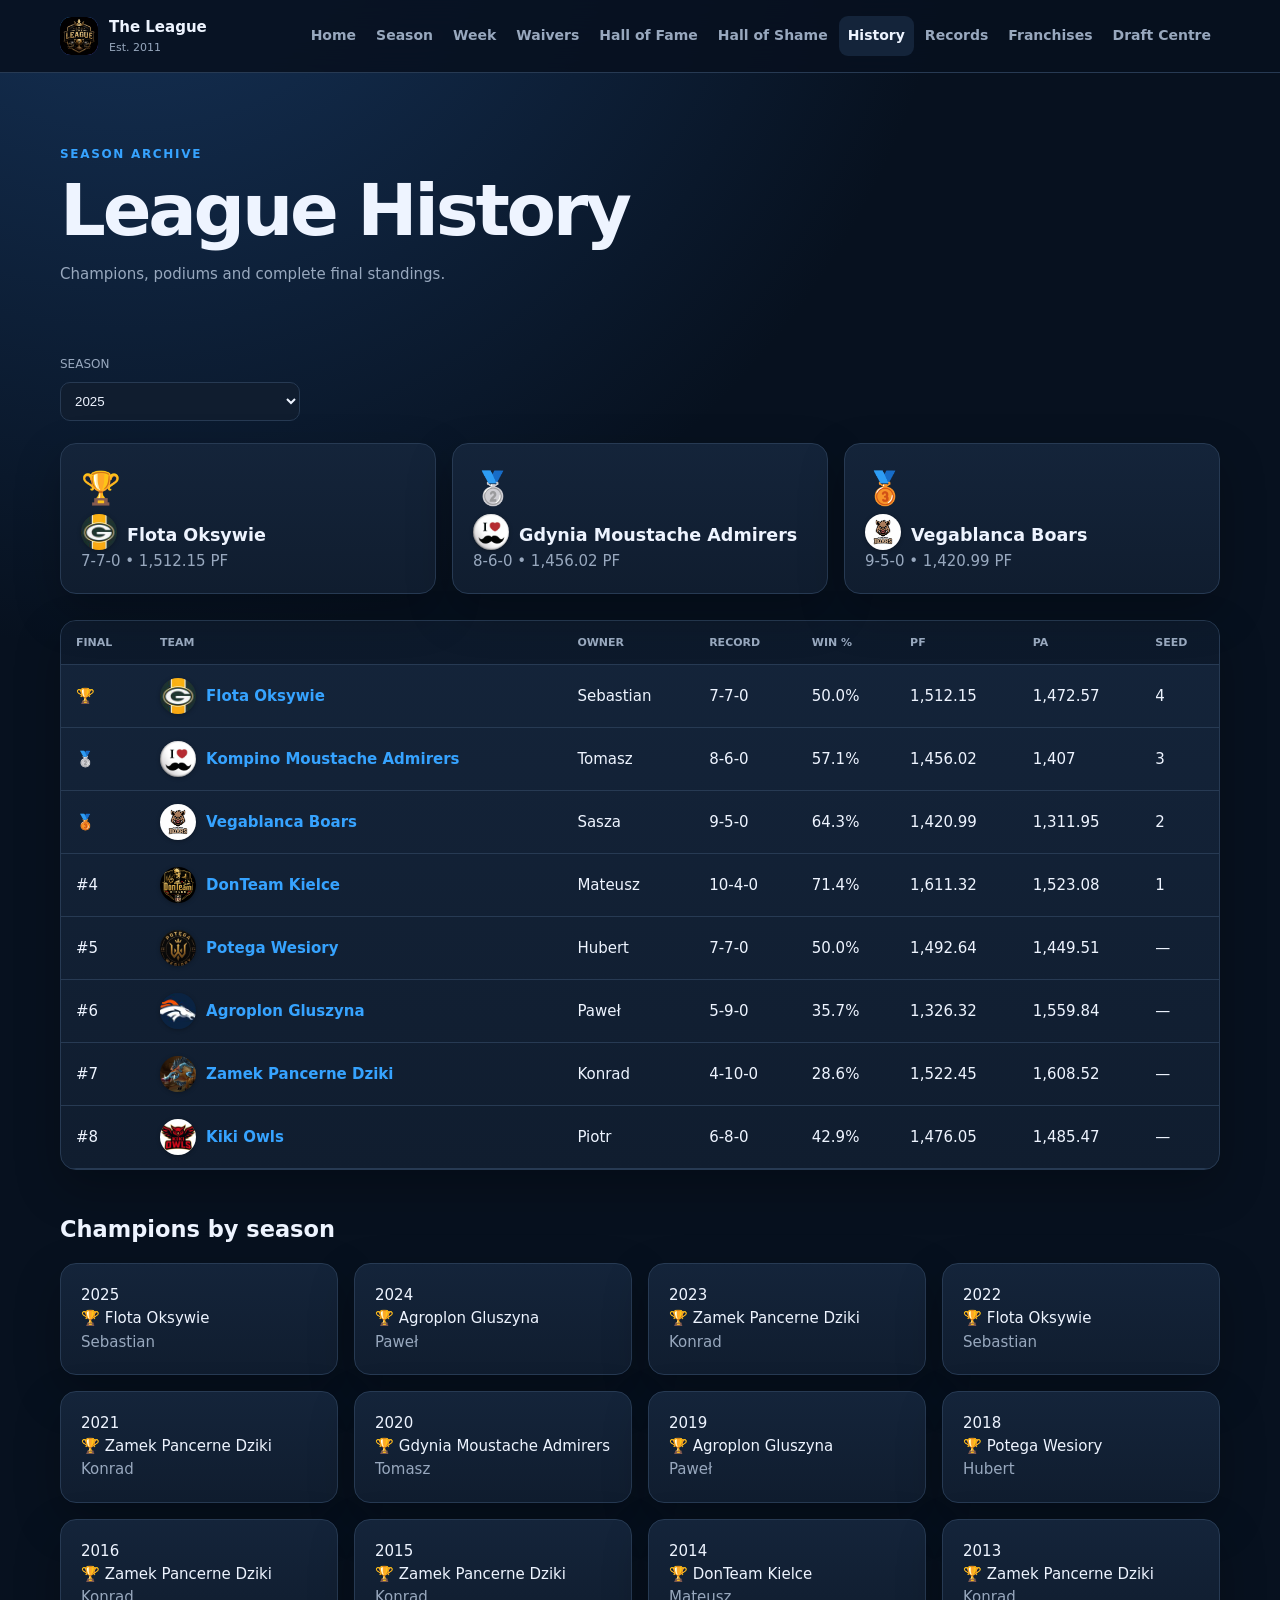
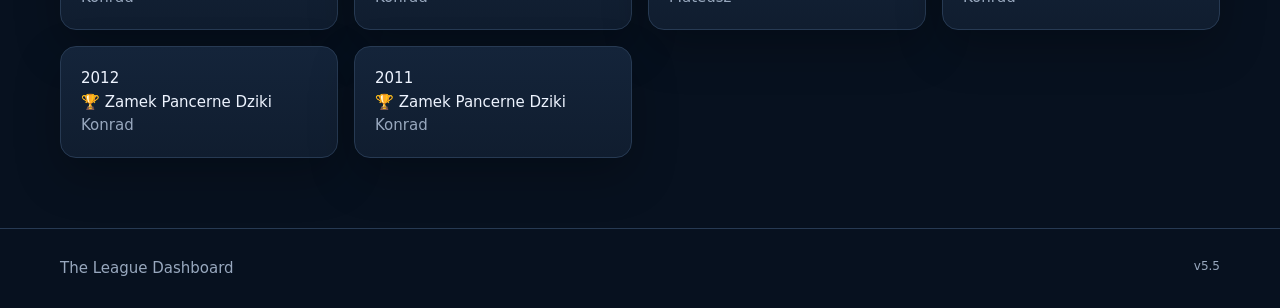
<file: history.html>
<!doctype html><html lang="en"><head><meta charset="utf-8"><meta name="viewport" content="width=device-width,initial-scale=1"><title>League History | The League</title><link rel="stylesheet" href="styles.css?v=4.3"><link rel="stylesheet" href="history-spacing.css?v=4.3"></head><body data-page="history"><header class="site-header"><div class="wrap header-inner"><a class="brand" href="index.html"><span class="brand-mark"><img src="logos/logo.png" alt="The League logo" style="display:block;width:100%;height:100%;object-fit:cover;border-radius:inherit"></span><span><strong>The League</strong><small>Est. 2011</small></span></a><button class="nav-toggle" type="button">Menu</button><nav class="nav"><a href="index.html">Home</a><a href="season.html">Season</a><a href="week.html">Week</a><a href="waivers.html">Waivers</a><a href="hall-of-fame.html">Hall of Fame</a><a href="hall-of-shame.html">Hall of Shame</a><a class="active" href="history.html">History</a><a href="records.html">Records</a><a href="franchise.html">Franchises</a><a href="draft.html">Draft Centre</a></nav></div></header><main class="wrap"><section class="page-hero"><p class="eyebrow">Season archive</p><h1>League History</h1><p class="lede">Champions, podiums and complete final standings.</p></section><section><div class="filters"><label>Season<select id="season-select"></select></label></div><div id="season-summary" class="podium-grid"></div><div id="season-table" class="card table-wrap"><p class="muted">Loading...</p></div></section><section><div class="section-heading"><h2>Champions by season</h2></div><div id="champions-list" class="timeline-grid"></div></section></main><footer><div class="wrap">The League Dashboard <span class="version">v5.5</span></div></footer><script src="legacy.js?v=4.3"></script><script src="logo-enhancer.js?v=1.0"></script></body></html>
</file>
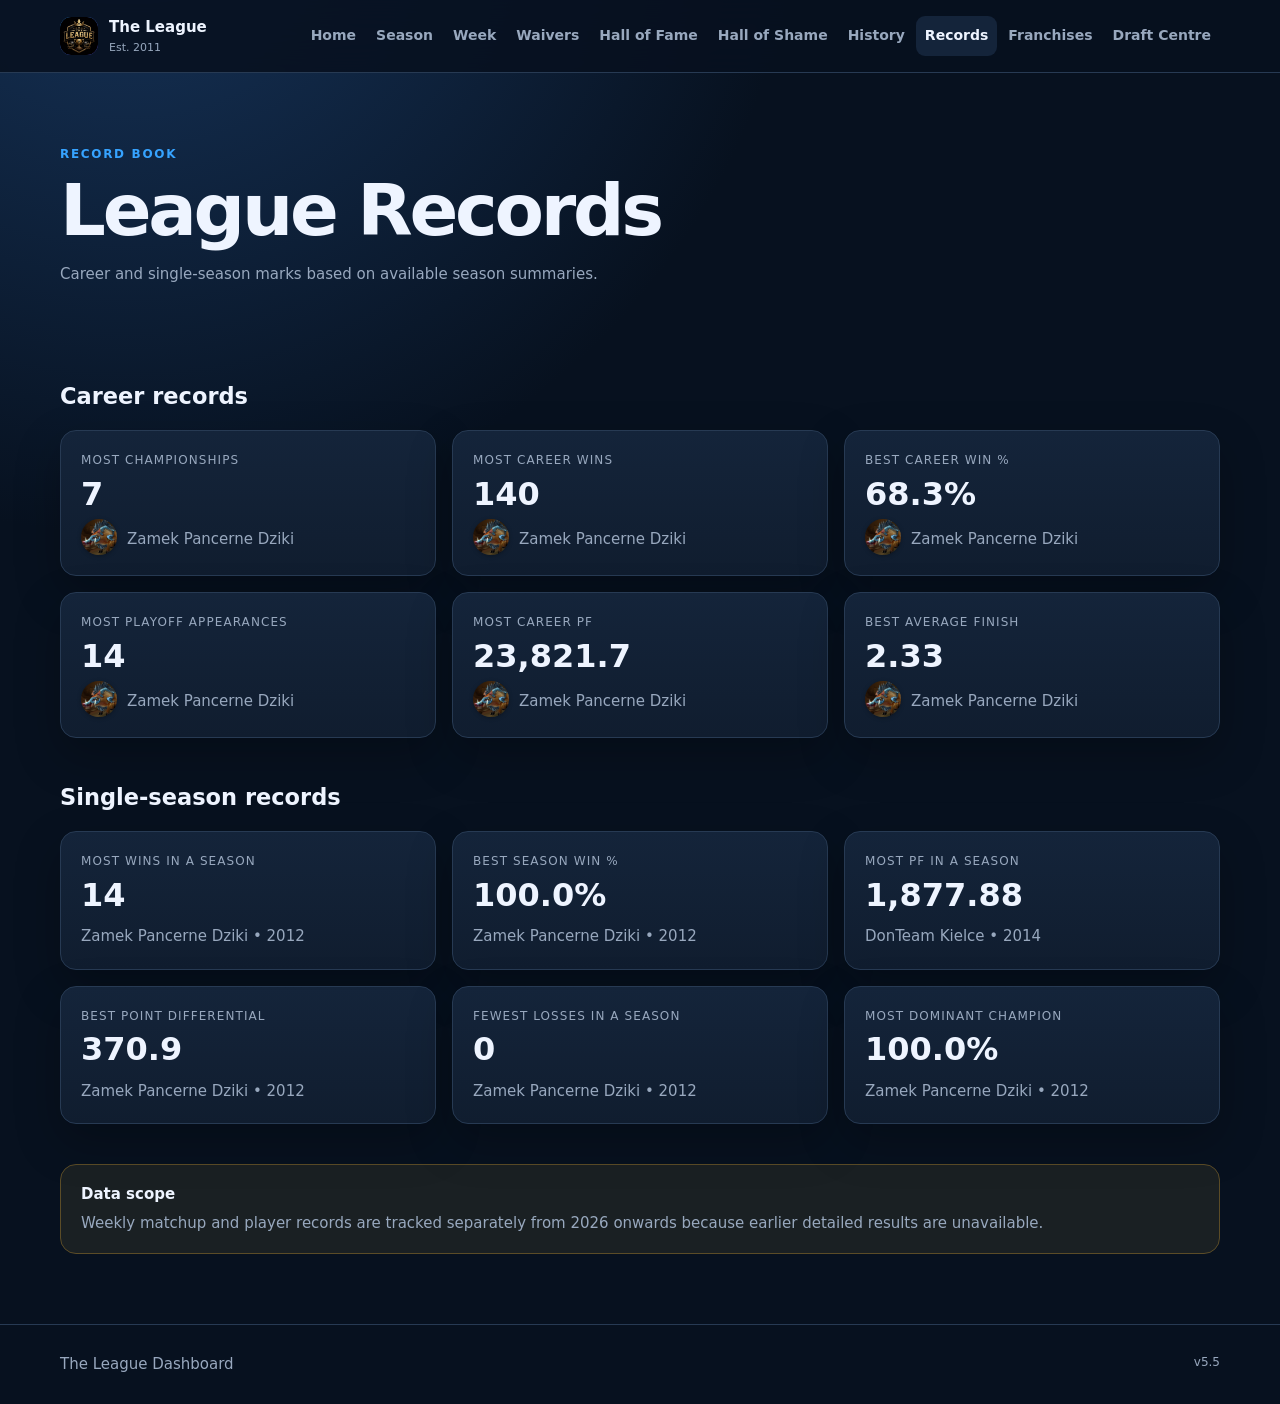
<file: records.html>
<!doctype html><html lang="en"><head><meta charset="utf-8"><meta name="viewport" content="width=device-width,initial-scale=1"><title>Records | The League</title><link rel="stylesheet" href="styles.css?v=4.3"></head><body data-page="records"><header class="site-header"><div class="wrap header-inner"><a class="brand" href="index.html"><span class="brand-mark"><img src="logos/logo.png" alt="The League logo" style="display:block;width:100%;height:100%;object-fit:cover;border-radius:inherit"></span><span><strong>The League</strong><small>Est. 2011</small></span></a><button class="nav-toggle" type="button">Menu</button><nav class="nav"><a href="index.html">Home</a><a href="season.html">Season</a><a href="week.html">Week</a><a href="waivers.html">Waivers</a><a href="hall-of-fame.html">Hall of Fame</a><a href="hall-of-shame.html">Hall of Shame</a><a href="history.html">History</a><a class="active" href="records.html">Records</a><a href="franchise.html">Franchises</a><a href="draft.html">Draft Centre</a></nav></div></header><main class="wrap"><section class="page-hero"><p class="eyebrow">Record book</p><h1>League Records</h1><p class="lede">Career and single-season marks based on available season summaries.</p></section><section><div class="section-heading"><h2>Career records</h2></div><div id="career-records" class="record-grid"></div></section><section><div class="section-heading"><h2>Single-season records</h2></div><div id="season-records" class="record-grid"></div></section><section class="notice"><strong>Data scope</strong><p>Weekly matchup and player records are tracked separately from 2026 onwards because earlier detailed results are unavailable.</p></section></main><footer><div class="wrap">The League Dashboard <span class="version">v5.5</span></div></footer><script src="legacy.js?v=4.3"></script><script src="logo-enhancer.js?v=1.0"></script></body></html>
</file>
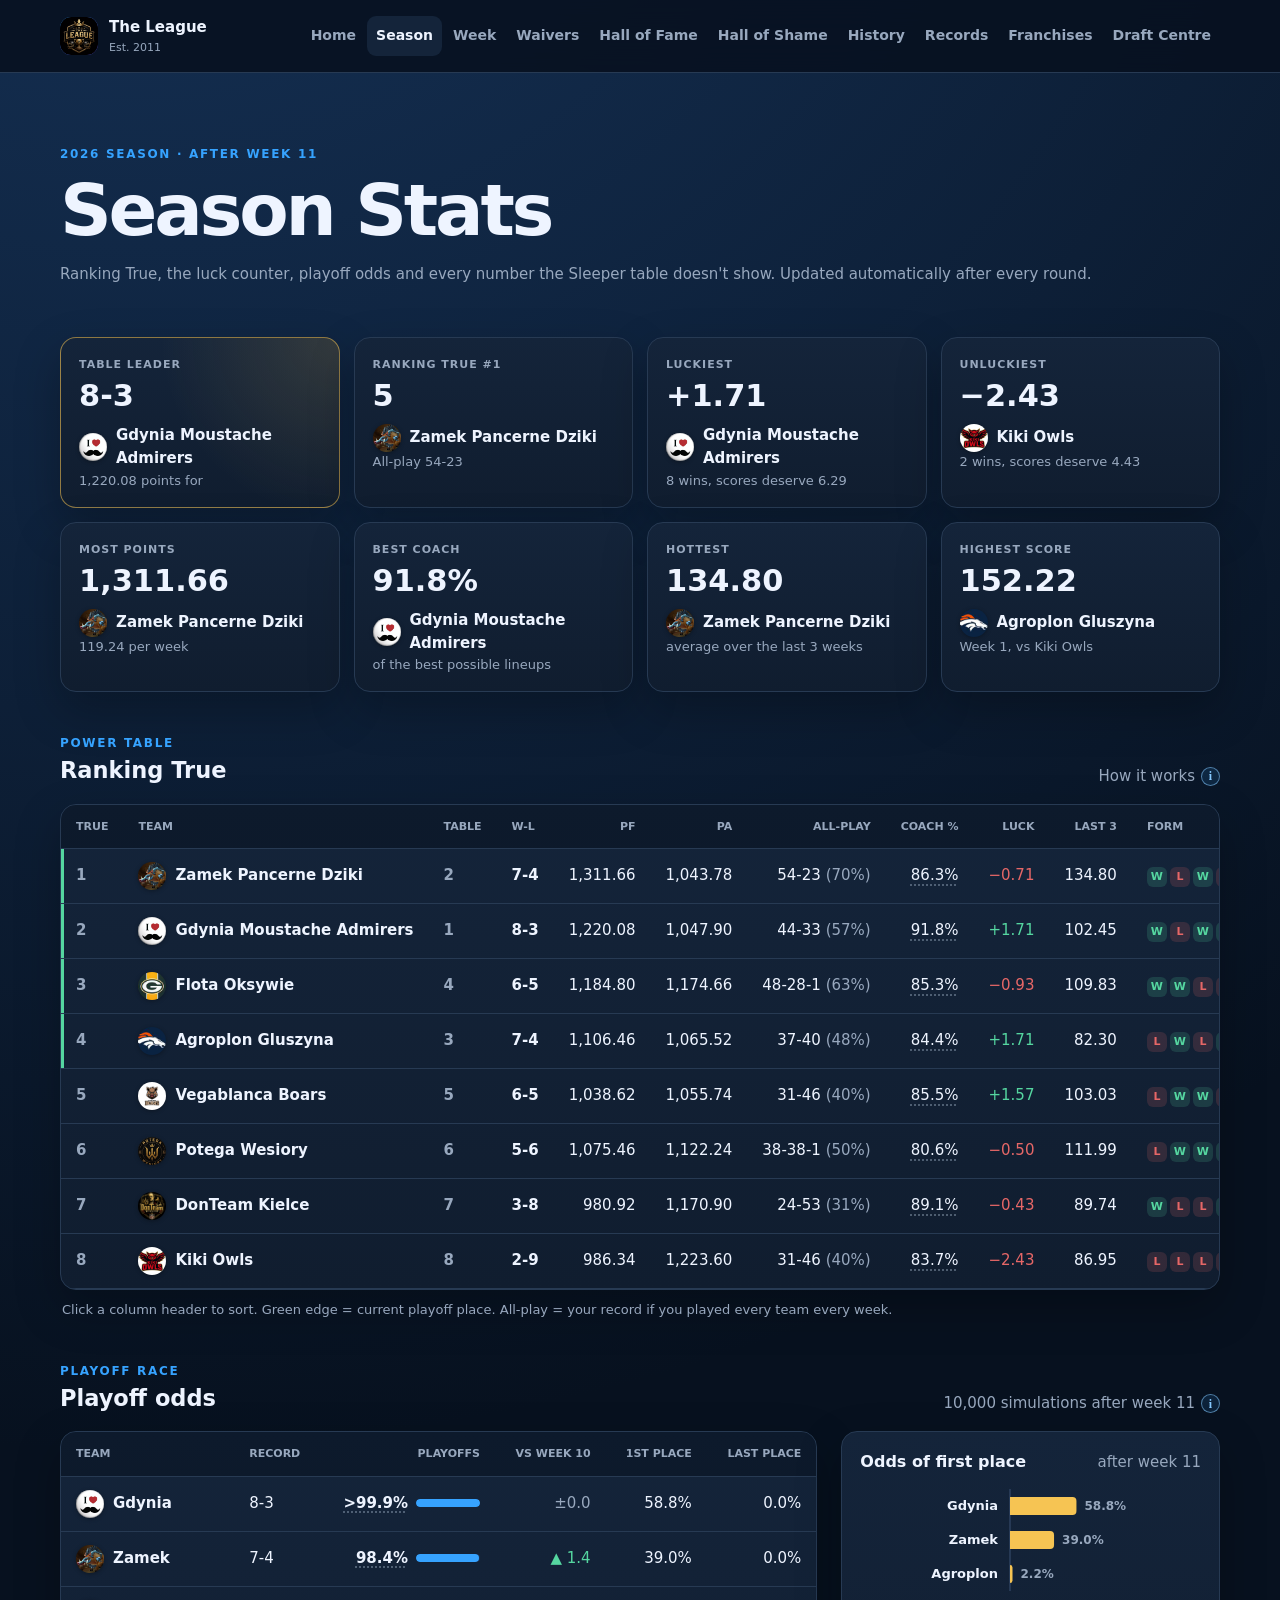
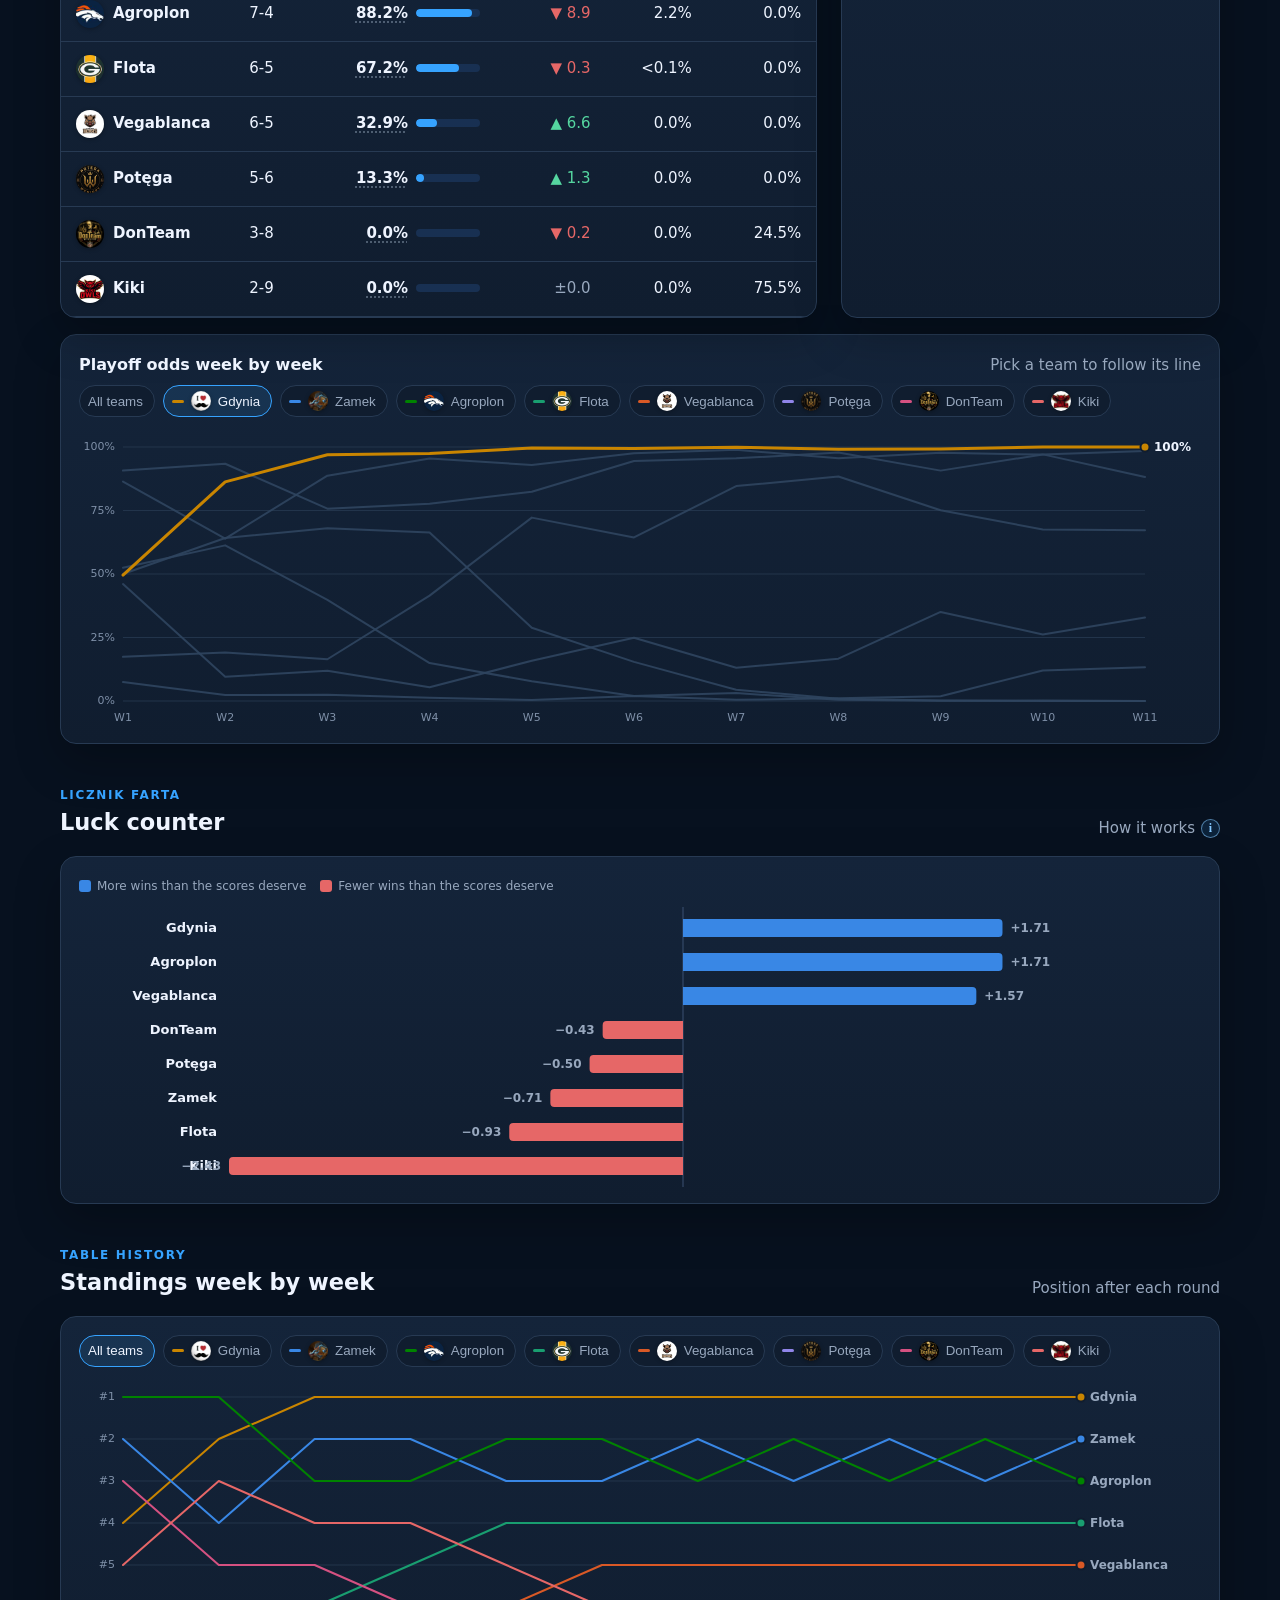
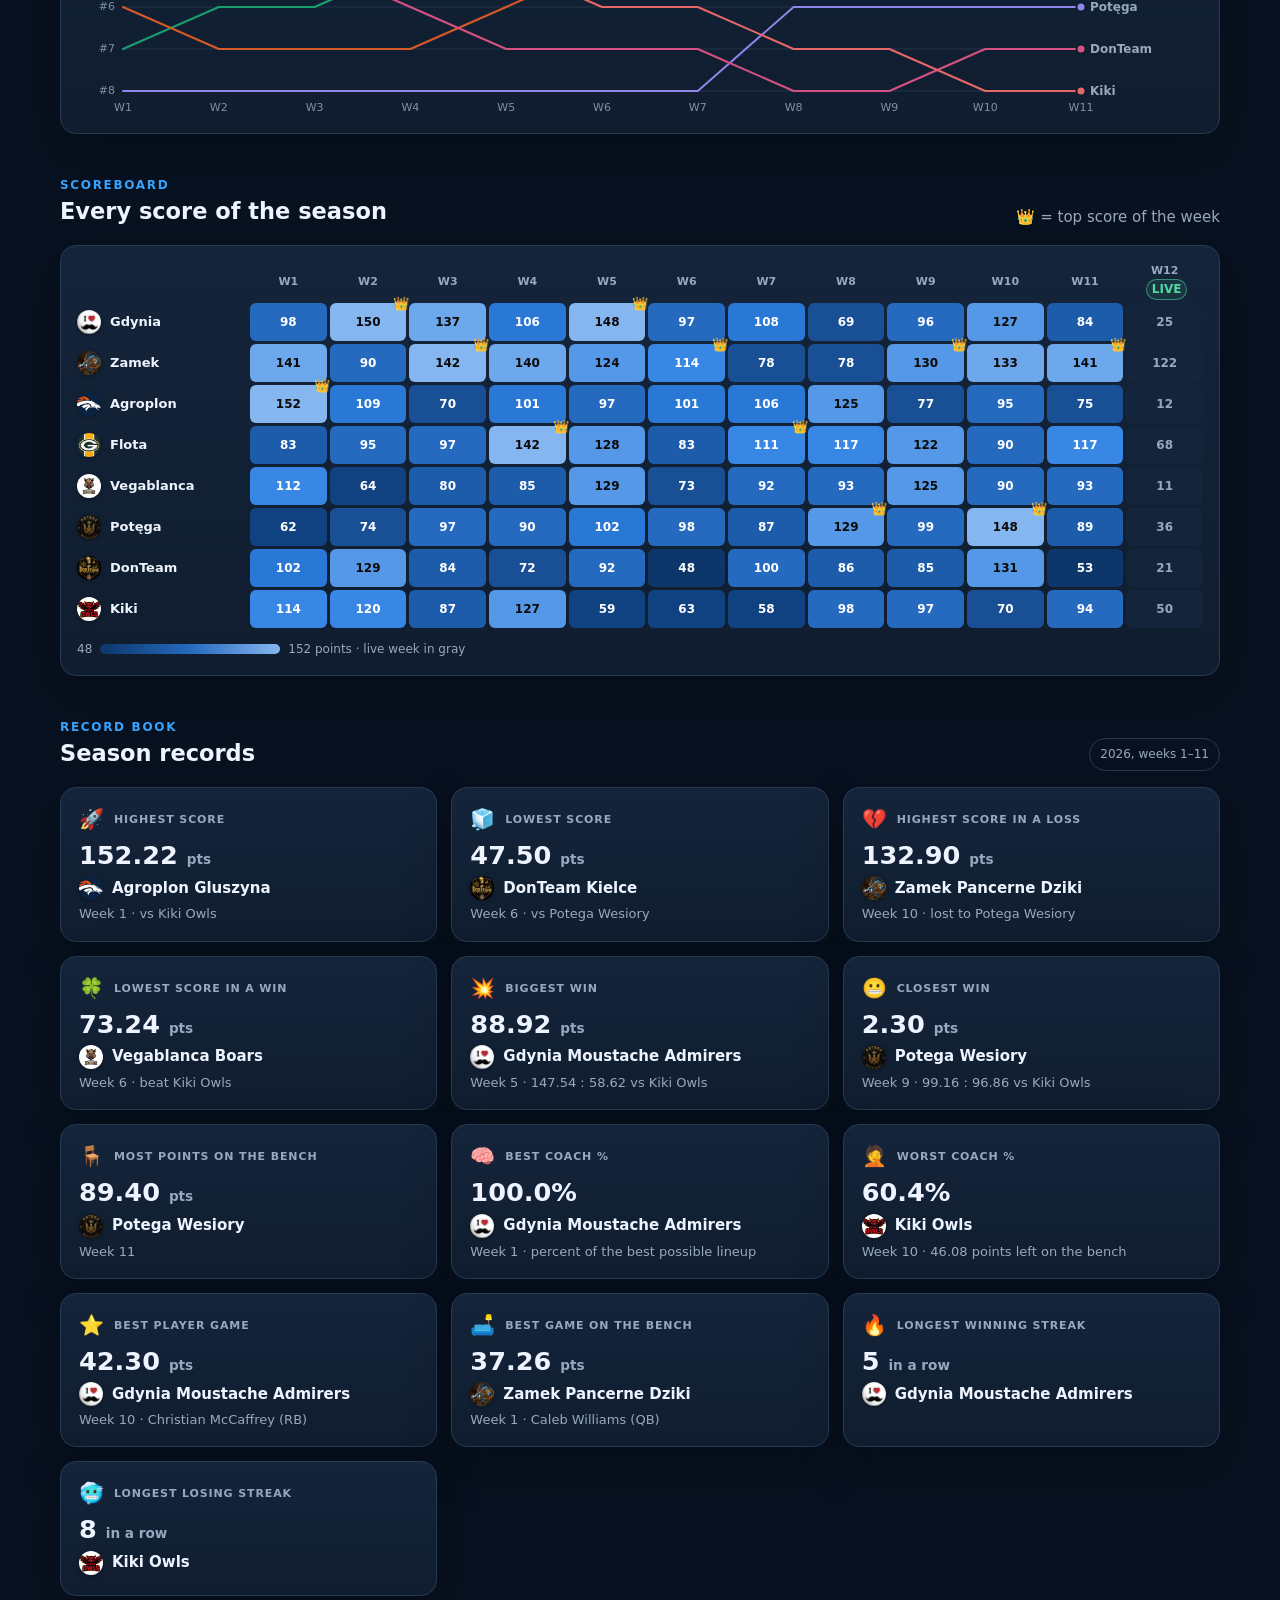
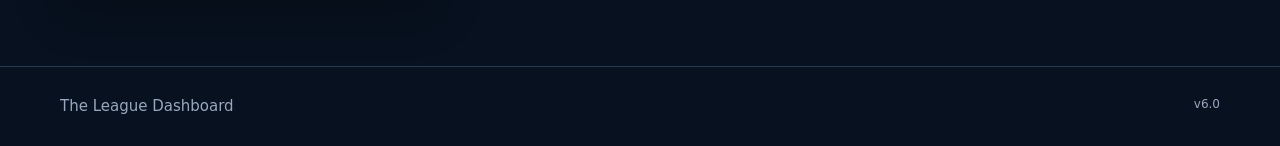
<file: season.html>
<!doctype html>
<html lang="en">
<head>
  <meta charset="utf-8">
  <meta name="viewport" content="width=device-width,initial-scale=1">
  <title>Season Stats | The League</title>
  <link rel="stylesheet" href="styles.css?v=4.3">
  <link rel="stylesheet" href="season.css?v=1.2">
</head>
<body data-page="season">
<header class="site-header">
  <div class="wrap header-inner">
    <a class="brand" href="index.html">
      <span class="brand-mark"><img src="logos/logo.png" alt="The League logo" style="display:block;width:100%;height:100%;object-fit:cover;border-radius:inherit"></span>
      <span><strong>The League</strong><small>Est. 2011</small></span>
    </a>
    <button class="nav-toggle" type="button">Menu</button>
    <nav class="nav">
      <a href="index.html">Home</a>
      <a class="active" href="season.html">Season</a>
      <a href="week.html">Week</a>
      <a href="waivers.html">Waivers</a>
      <a href="hall-of-fame.html">Hall of Fame</a>
      <a href="hall-of-shame.html">Hall of Shame</a>
      <a href="history.html">History</a>
      <a href="records.html">Records</a>
      <a href="franchise.html">Franchises</a>
      <a href="draft.html">Draft Centre</a>
    </nav>
  </div>
</header>

<main class="wrap">
  <section class="page-hero">
    <p class="eyebrow" id="season-eyebrow">Current season</p>
    <h1>Season Stats</h1>
    <p class="lede">Ranking True, the luck counter, playoff odds and every number the Sleeper table doesn't show. Updated automatically after every round.</p>
  </section>

  <section><div id="season-tiles" class="s-tiles"><div class="s-tile"><p class="muted">Loading season data...</p></div></div></section>

  <section>
    <div class="section-heading">
      <div><p class="eyebrow">Power table</p><h2>Ranking True</h2></div>
      <span class="metric-label muted">How it works <span id="true-info"></span></span>
    </div>
    <div id="true-table" class="card table-wrap"></div>
    <p class="s-note">Click a column header to sort. Green edge = current playoff place. All-play = your record if you played every team every week.</p>
  </section>

  <section>
    <div class="section-heading">
      <div><p class="eyebrow">Playoff race</p><h2>Playoff odds</h2></div>
      <span class="metric-label muted"><span id="odds-sims"></span> <span id="odds-info"></span></span>
    </div>
    <div class="two-col">
      <div id="odds-table" class="card table-wrap"></div>
      <div class="card s-chart-card">
        <div class="s-chart-head"><h3>Odds of first place</h3><span class="muted" id="first-note"></span></div>
        <div id="first-bars"></div>
      </div>
    </div>
    <div class="card s-chart-card" style="margin-top:16px">
      <div class="s-chart-head"><h3>Playoff odds week by week</h3><span class="muted">Pick a team to follow its line</span></div>
      <div id="odds-picker" class="s-chips"></div>
      <div id="odds-chart"></div>
    </div>
  </section>

  <section>
    <div class="section-heading">
      <div><p class="eyebrow">Licznik farta</p><h2>Luck counter</h2></div>
      <span class="metric-label muted">How it works <span id="luck-info"></span></span>
    </div>
    <div class="card s-chart-card">
      <div class="s-legend"><span><i class="s-swatch" style="background:#3987e5"></i>More wins than the scores deserve</span><span><i class="s-swatch" style="background:#e66767"></i>Fewer wins than the scores deserve</span></div>
      <div id="luck-chart"></div>
    </div>
  </section>

  <section>
    <div class="section-heading">
      <div><p class="eyebrow">Table history</p><h2>Standings week by week</h2></div>
      <span class="muted">Position after each round</span>
    </div>
    <div class="card s-chart-card">
      <div id="bump-picker" class="s-chips"></div>
      <div id="bump-chart"></div>
    </div>
  </section>

  <section>
    <div class="section-heading">
      <div><p class="eyebrow">Scoreboard</p><h2>Every score of the season</h2></div>
      <span class="muted">👑 = top score of the week</span>
    </div>
    <div class="card table-wrap" style="padding:16px"><div id="heatmap"></div></div>
  </section>

  <section>
    <div class="section-heading">
      <div><p class="eyebrow">Record book</p><h2>Season records</h2></div>
      <span class="scope-pill" id="records-scope"></span>
    </div>
    <div id="season-records" class="s-cards"></div>
  </section>
</main>

<footer><div class="wrap">The League Dashboard <span class="version">v6.0</span></div></footer>
<script src="season-core.js?v=1.1"></script>
<script src="season-page.js?v=1.1"></script>
</body>
</html>
</file>
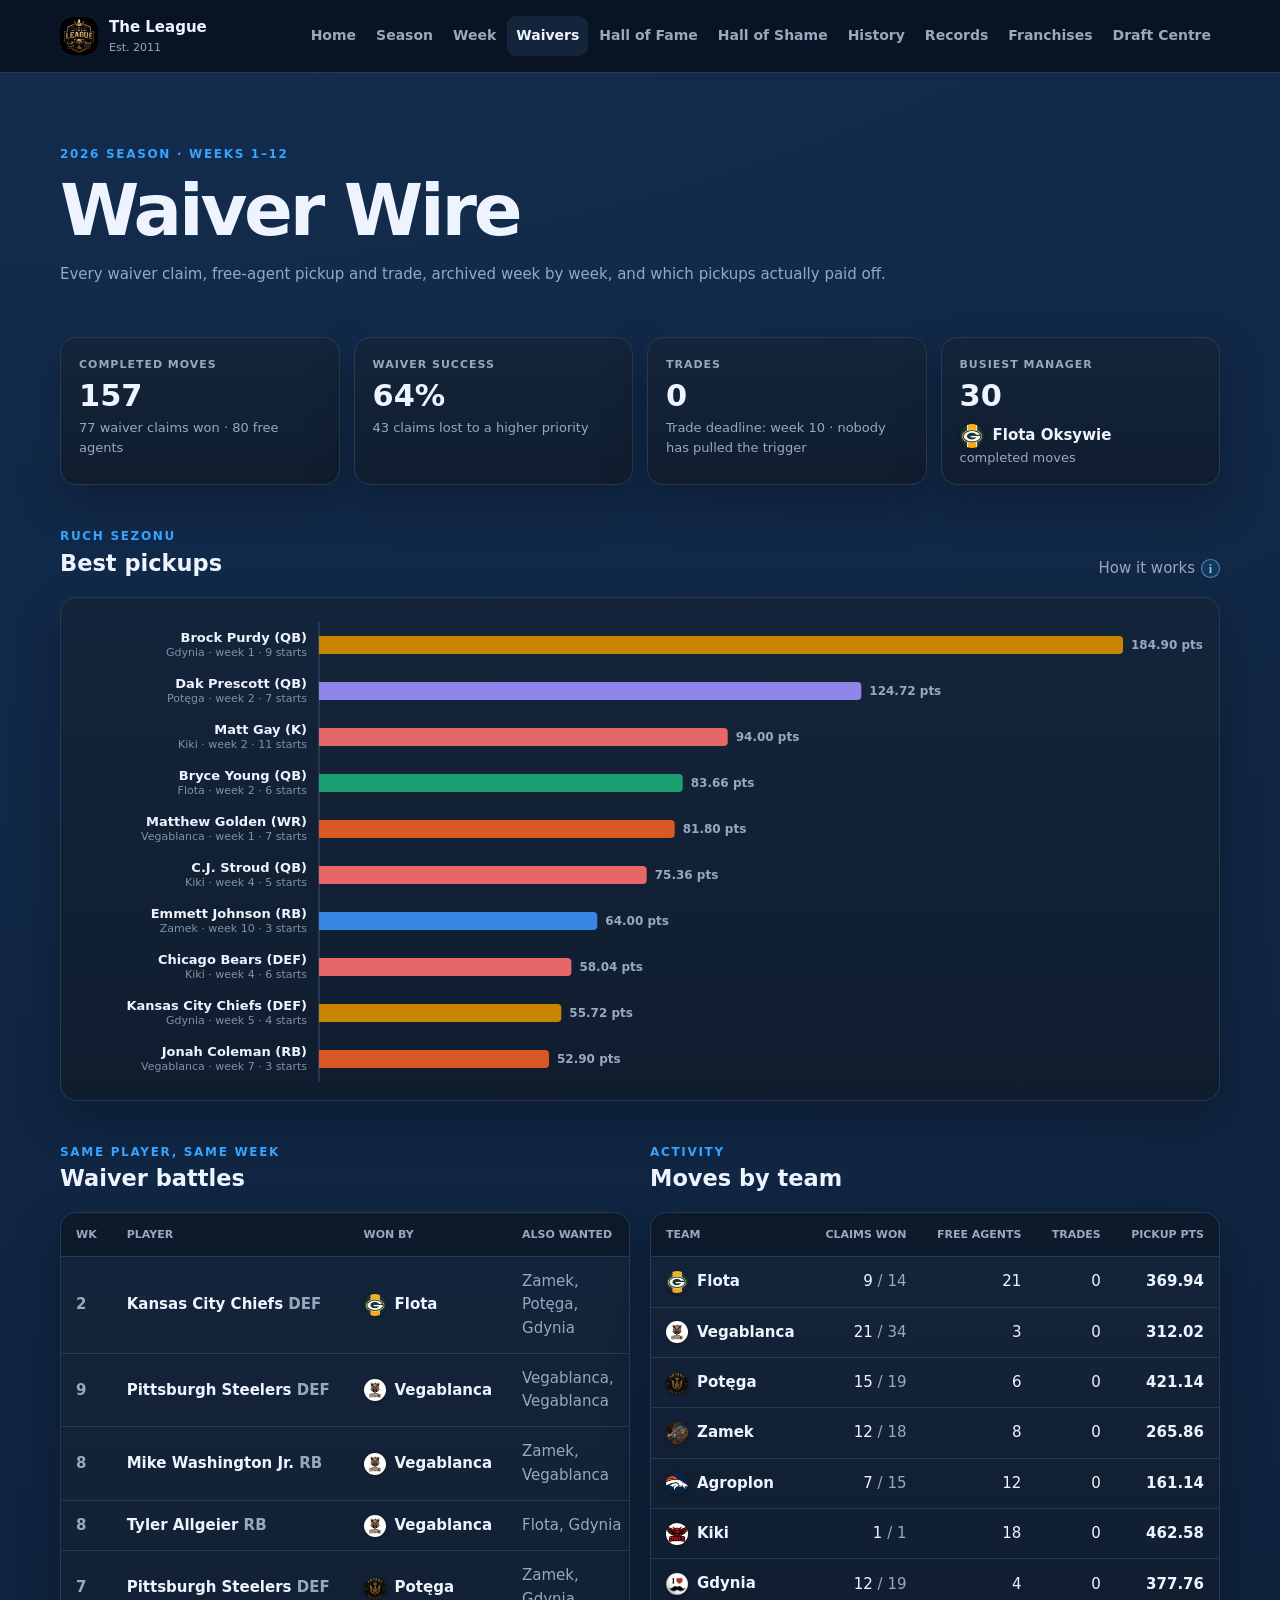
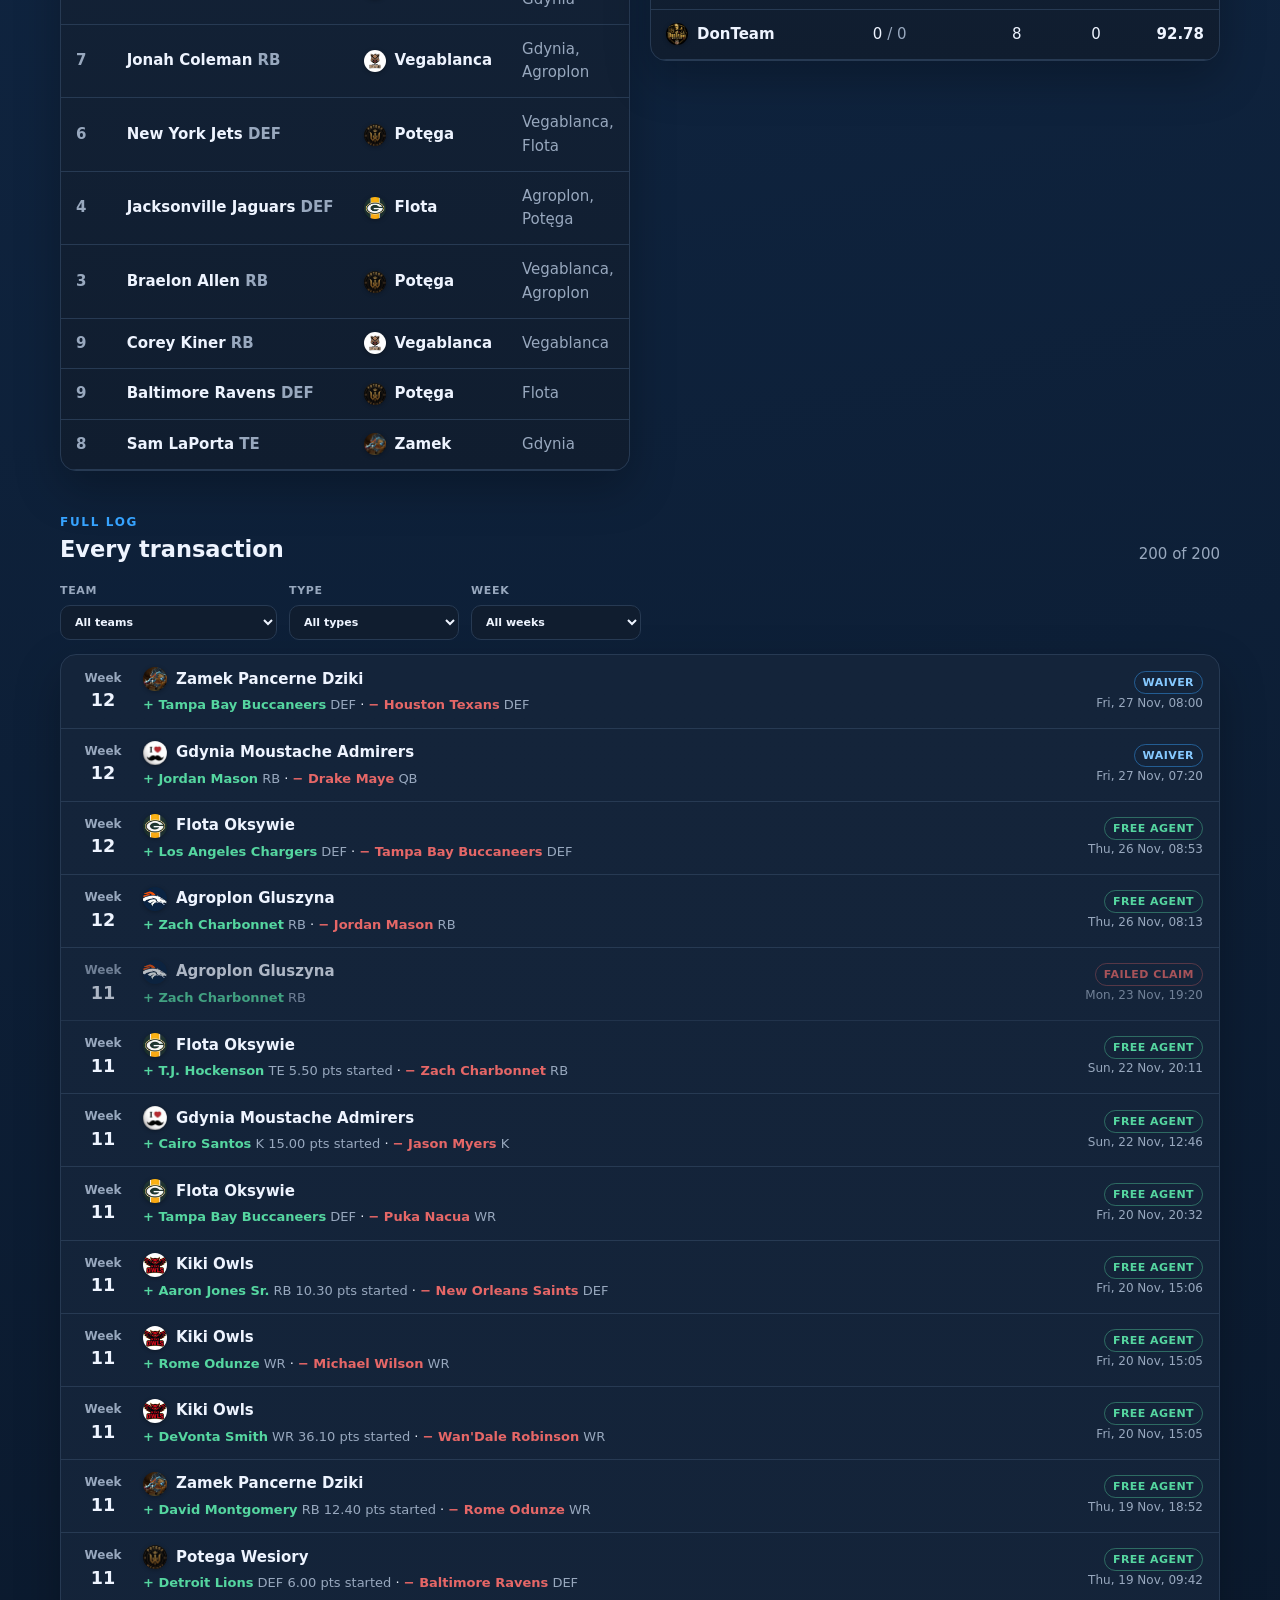
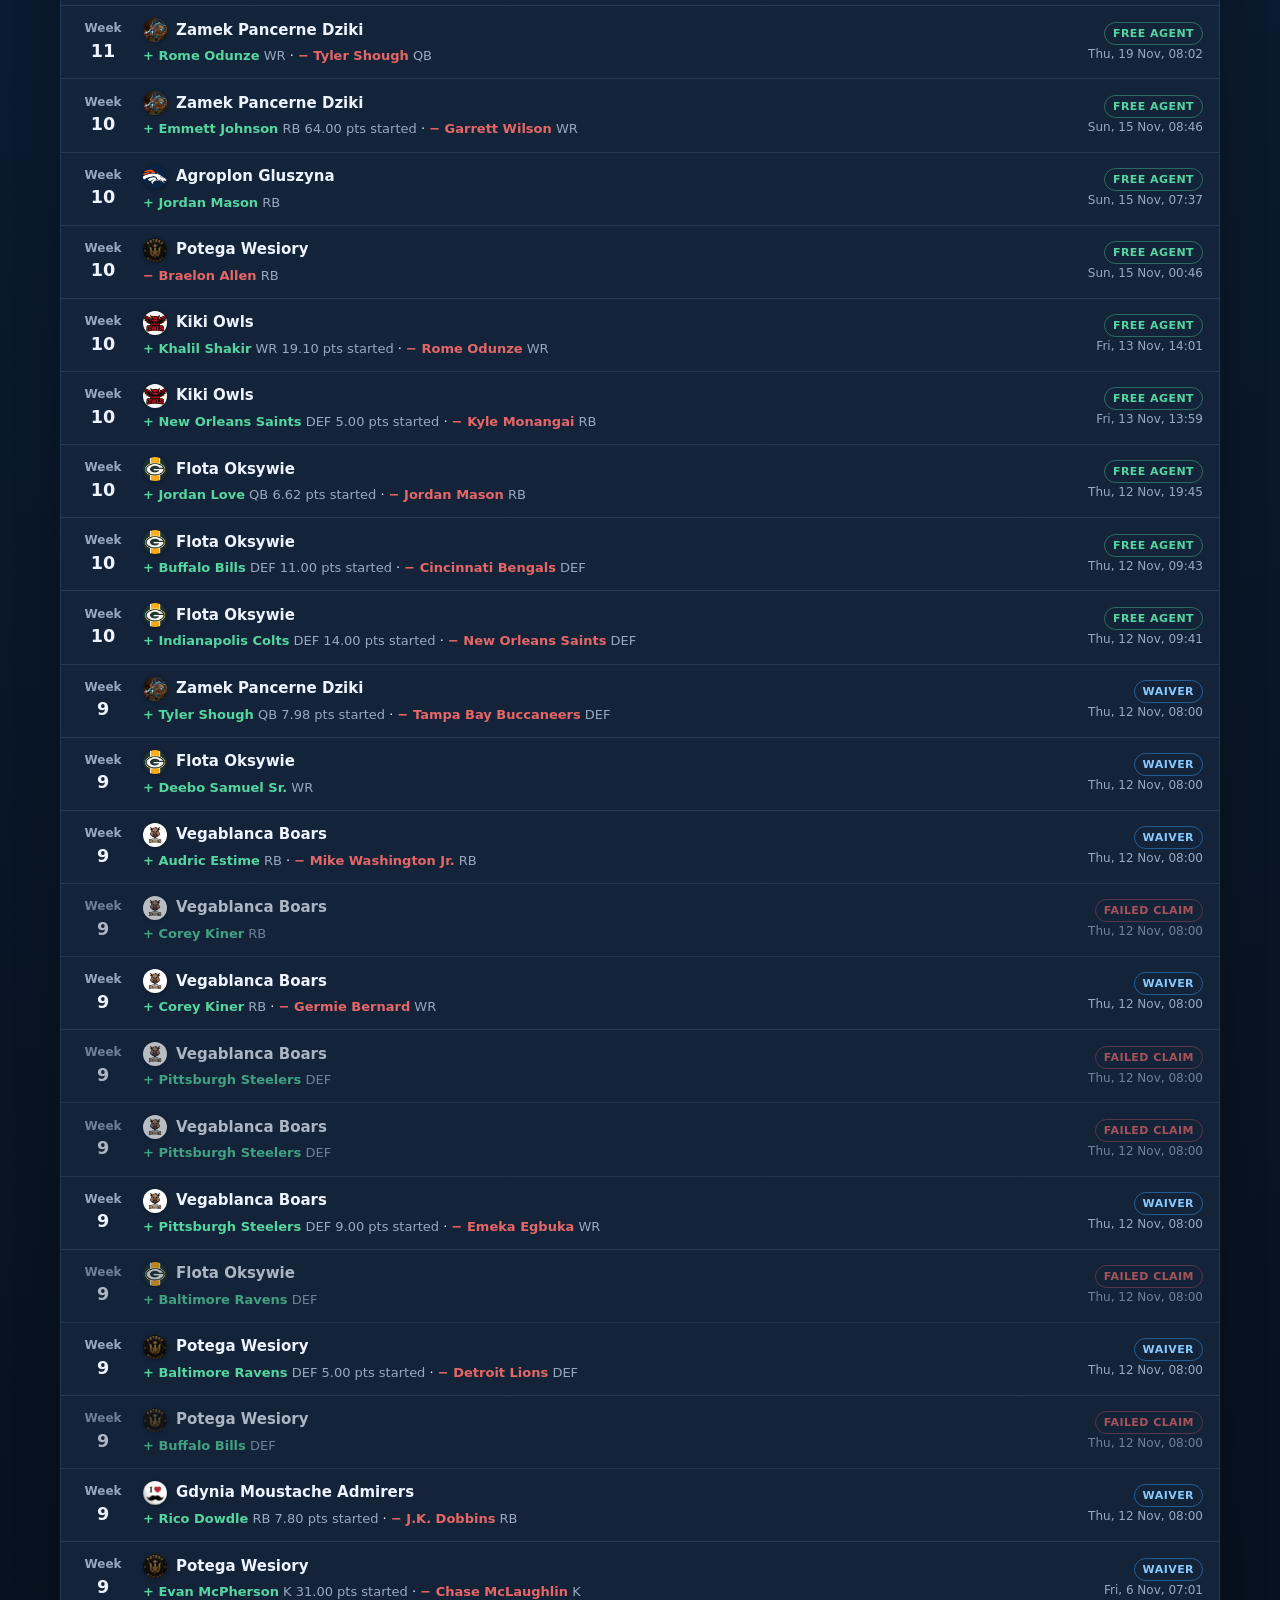
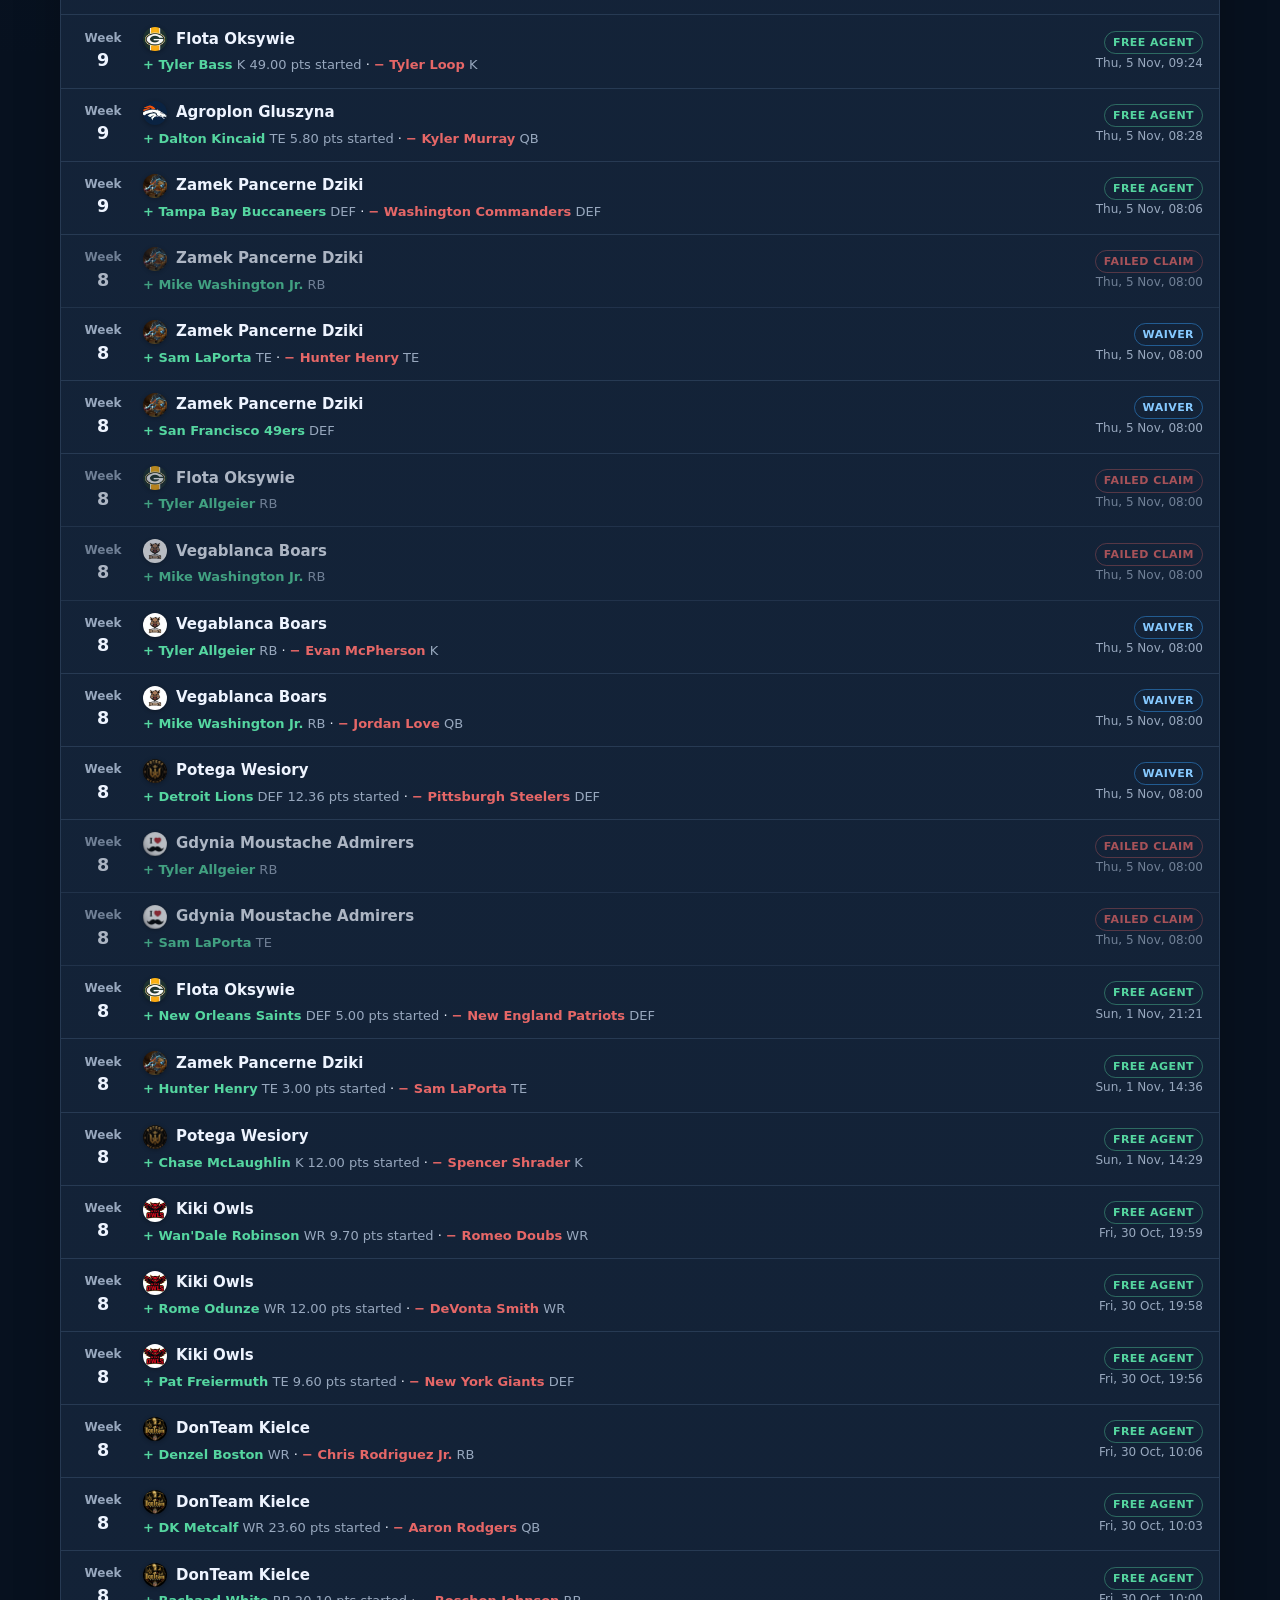
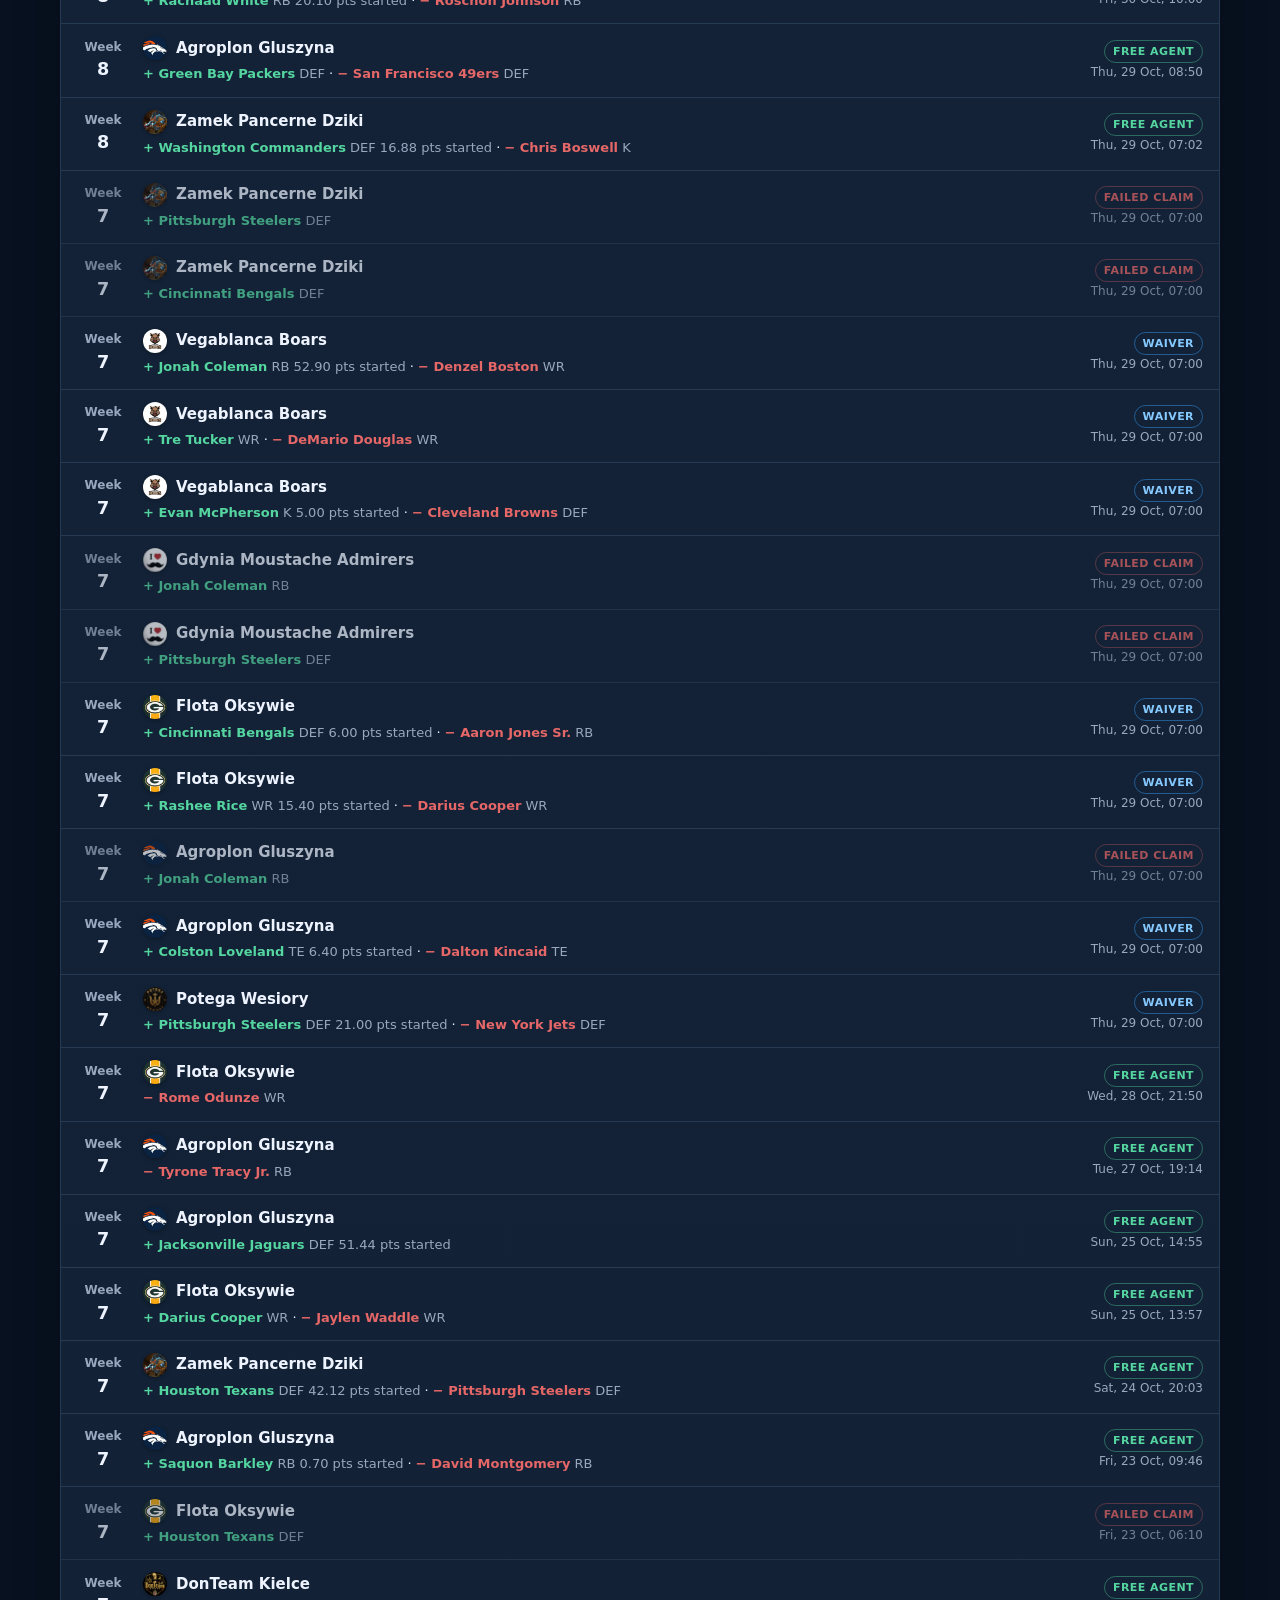
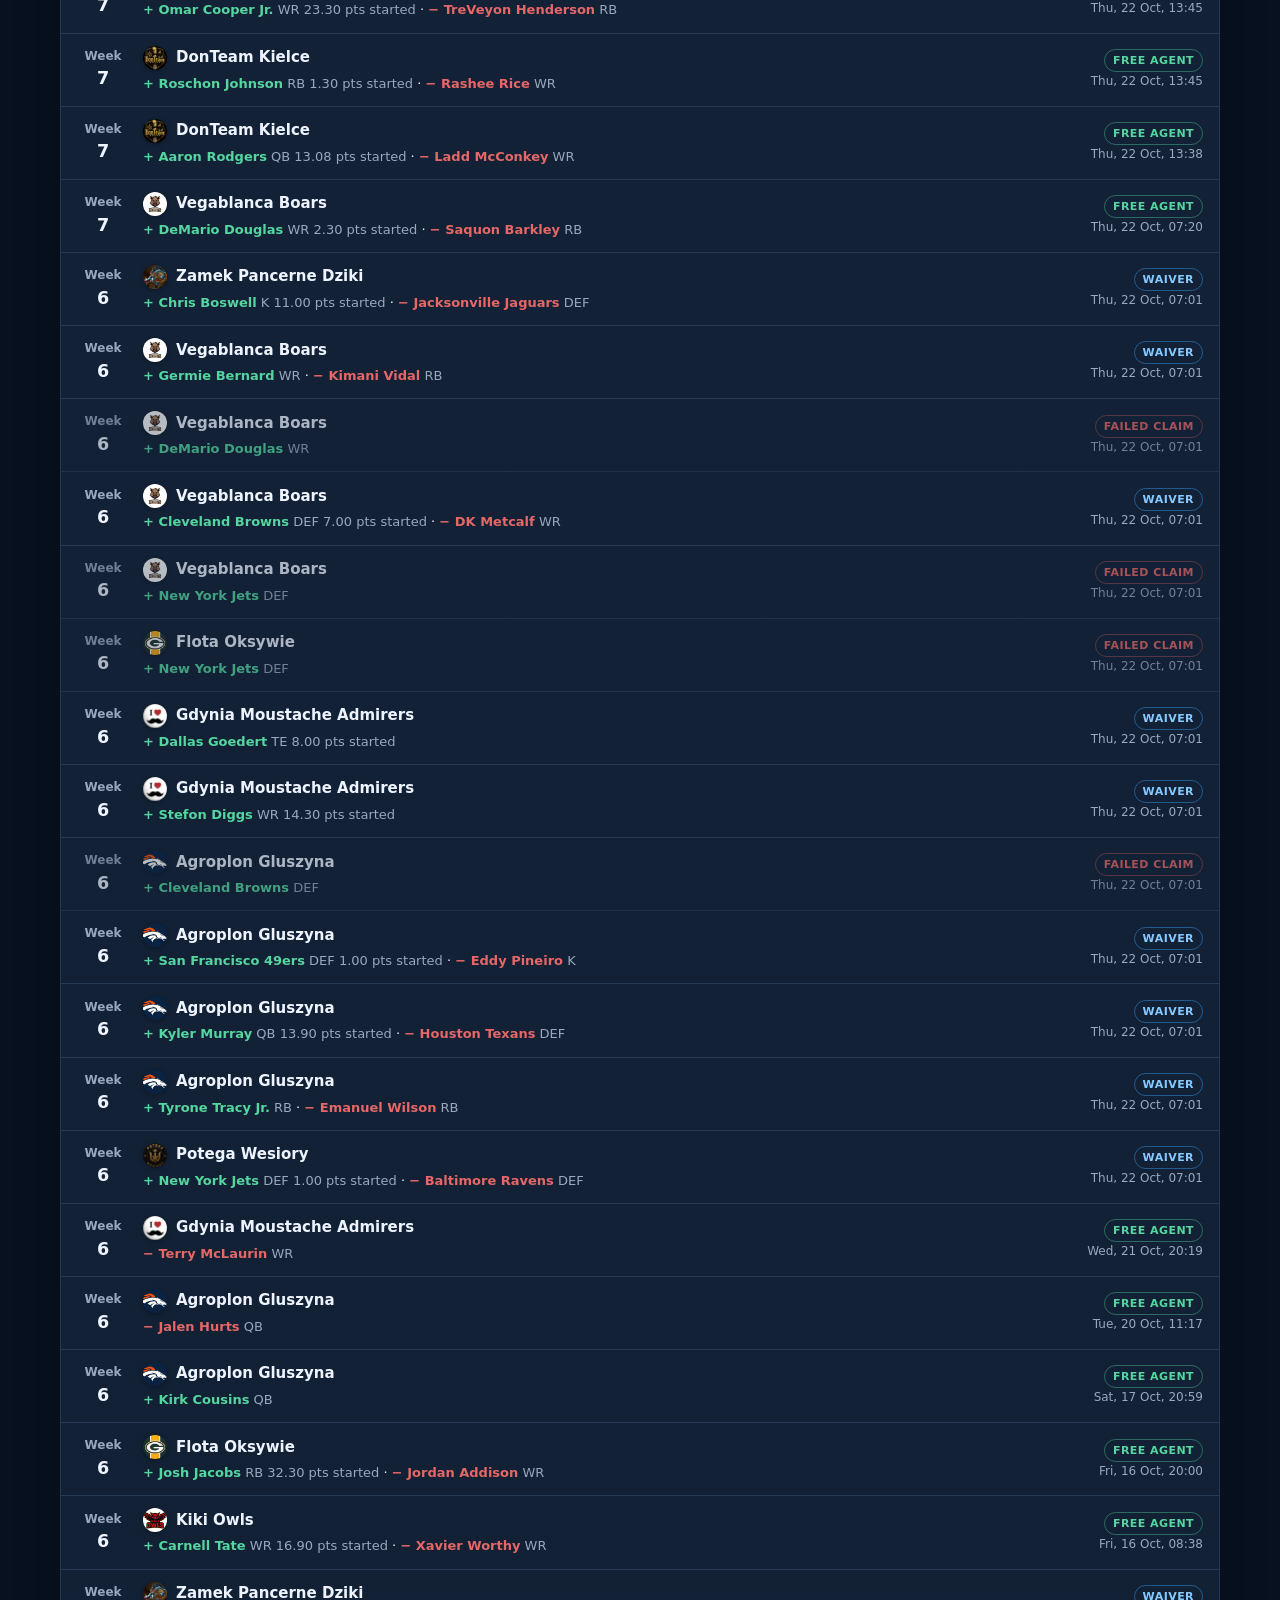
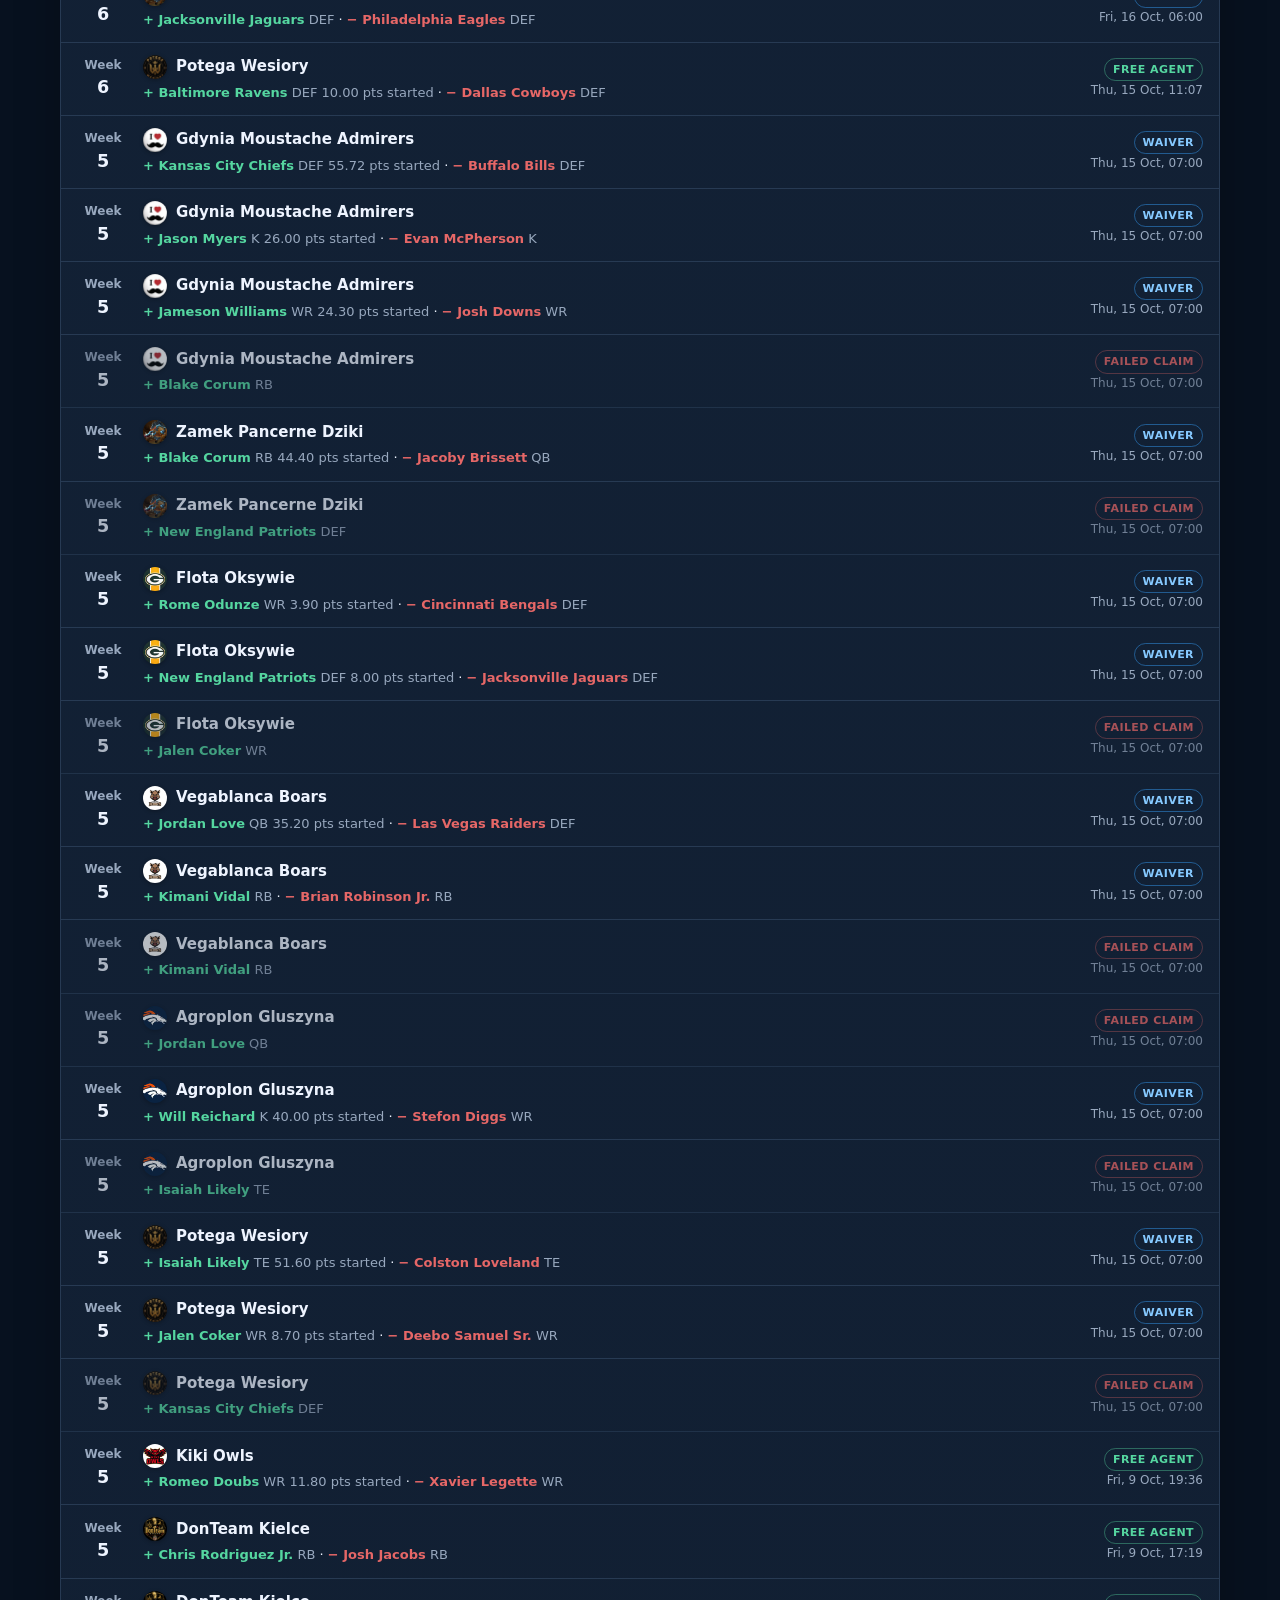
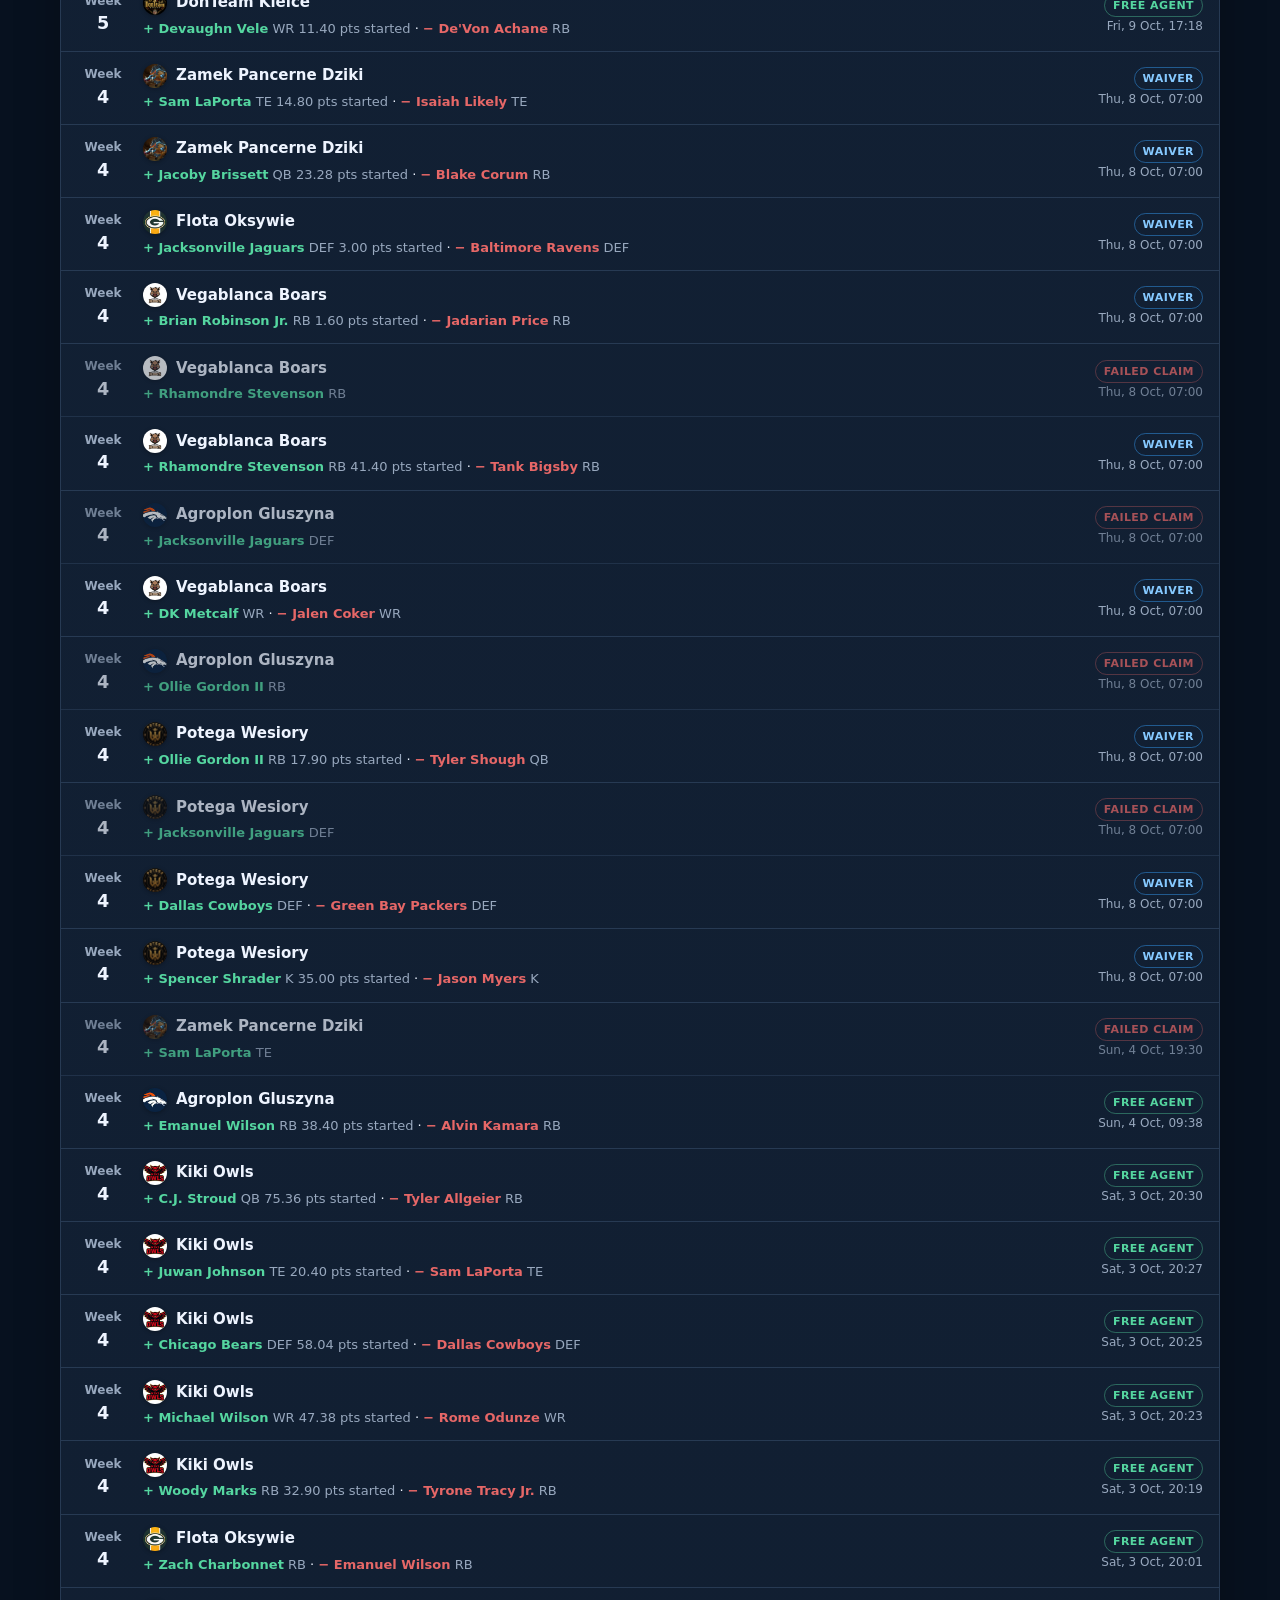
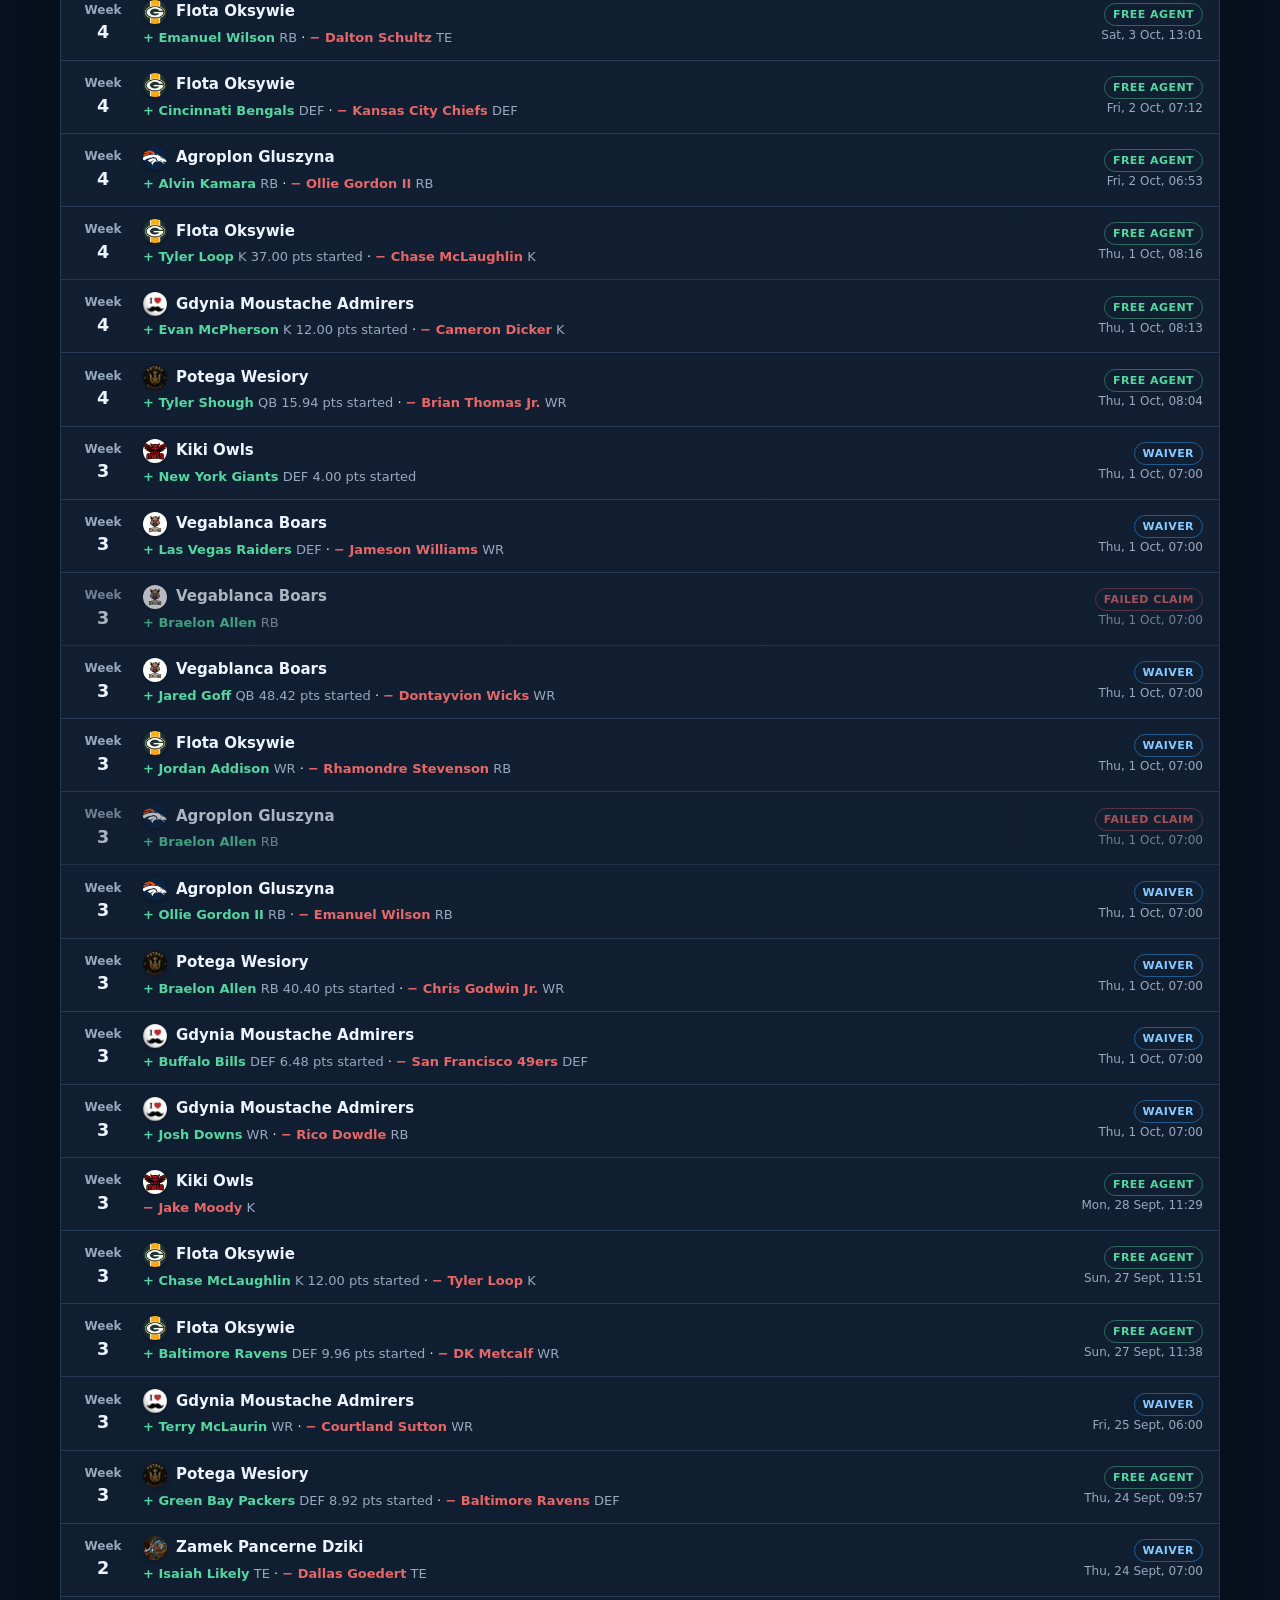
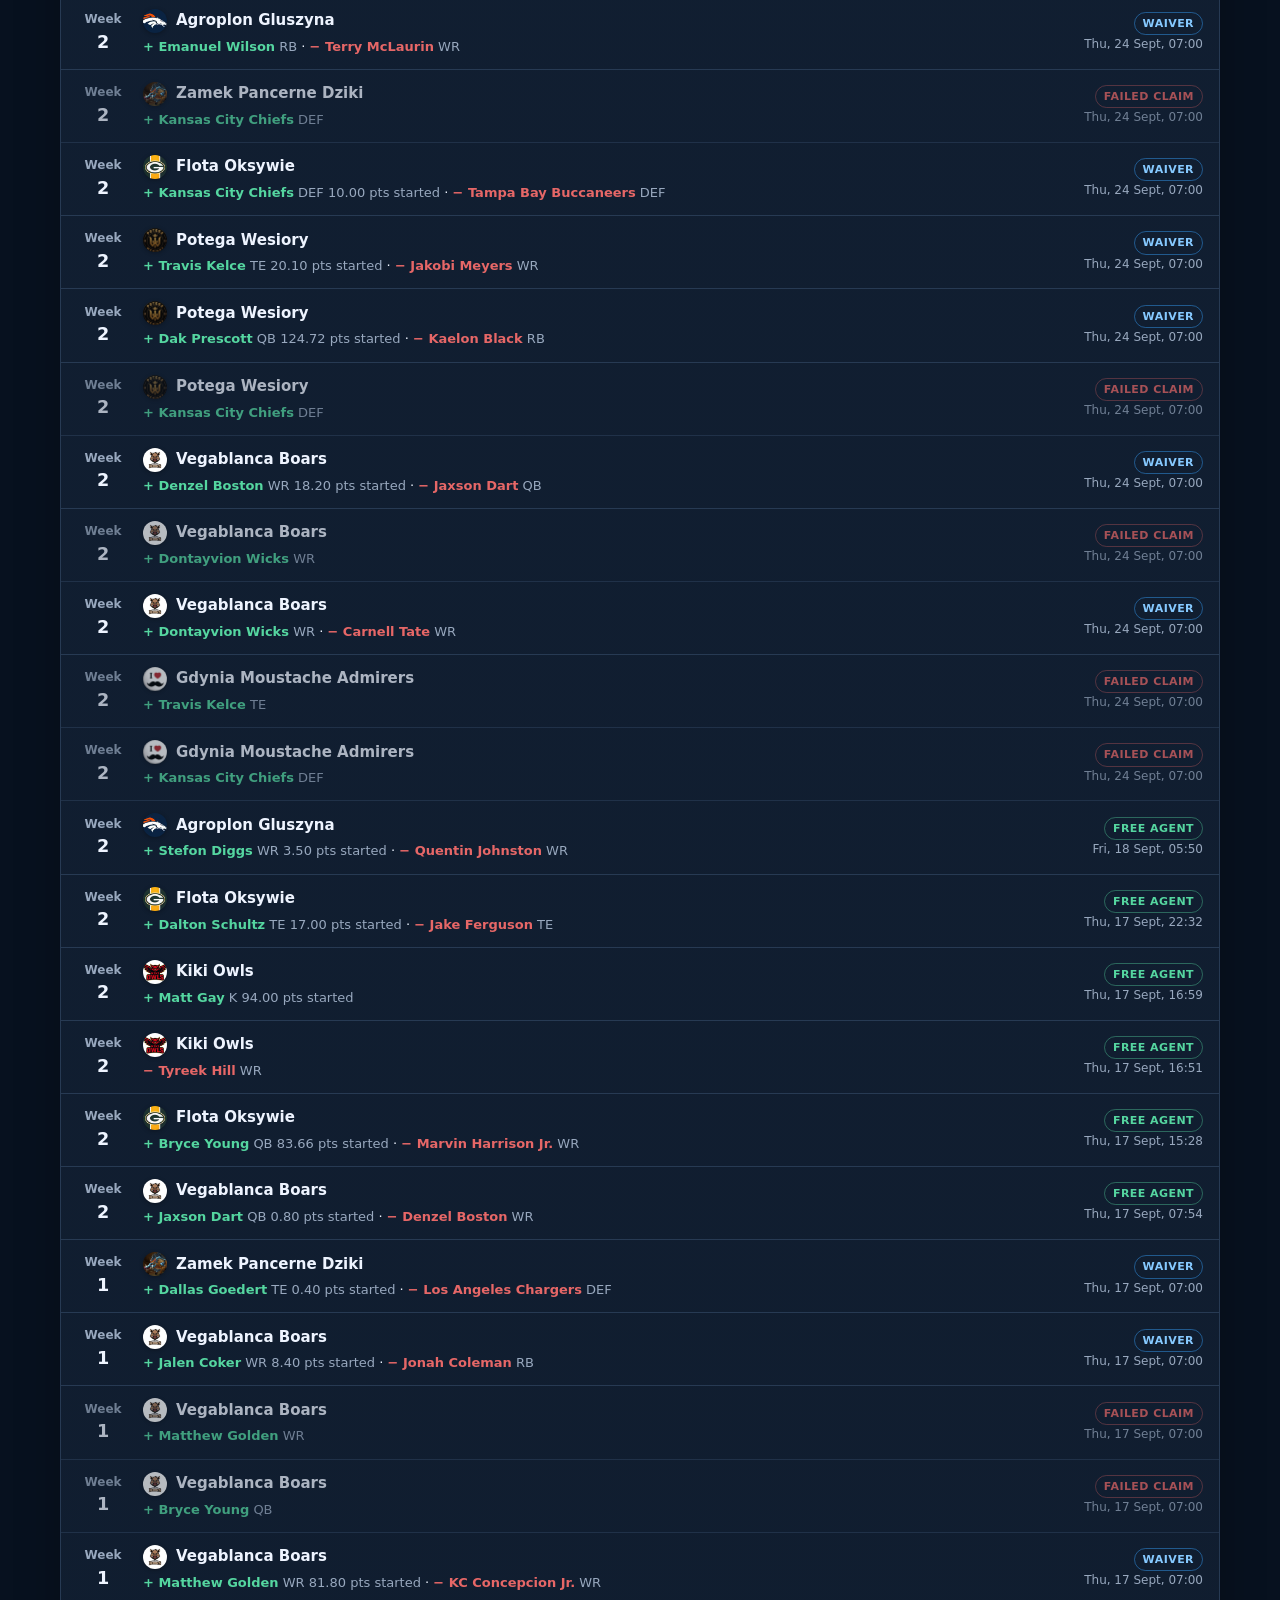
<file: waivers.html>
<!doctype html>
<html lang="en">
<head>
  <meta charset="utf-8">
  <meta name="viewport" content="width=device-width,initial-scale=1">
  <title>Waiver Wire | The League</title>
  <link rel="stylesheet" href="styles.css?v=4.3">
  <link rel="stylesheet" href="season.css?v=1.2">
</head>
<body data-page="waivers">
<header class="site-header">
  <div class="wrap header-inner">
    <a class="brand" href="index.html">
      <span class="brand-mark"><img src="logos/logo.png" alt="The League logo" style="display:block;width:100%;height:100%;object-fit:cover;border-radius:inherit"></span>
      <span><strong>The League</strong><small>Est. 2011</small></span>
    </a>
    <button class="nav-toggle" type="button">Menu</button>
    <nav class="nav">
      <a href="index.html">Home</a>
      <a href="season.html">Season</a>
      <a href="week.html">Week</a>
      <a class="active" href="waivers.html">Waivers</a>
      <a href="hall-of-fame.html">Hall of Fame</a>
      <a href="hall-of-shame.html">Hall of Shame</a>
      <a href="history.html">History</a>
      <a href="records.html">Records</a>
      <a href="franchise.html">Franchises</a>
      <a href="draft.html">Draft Centre</a>
    </nav>
  </div>
</header>

<main class="wrap">
  <section class="page-hero">
    <p class="eyebrow" id="wire-eyebrow">Transactions</p>
    <h1>Waiver Wire</h1>
    <p class="lede">Every waiver claim, free-agent pickup and trade, archived week by week, and which pickups actually paid off.</p>
  </section>

  <section><div id="wire-tiles" class="s-tiles"><div class="s-tile"><p class="muted">Loading transactions...</p></div></div></section>

  <section>
    <div class="section-heading">
      <div><p class="eyebrow">Ruch sezonu</p><h2>Best pickups</h2></div>
      <span class="metric-label muted">How it works <span id="pickup-info"></span></span>
    </div>
    <div class="card s-chart-card"><div id="best-pickups"></div></div>
  </section>

  <div class="s-two">
    <section>
      <div class="section-heading"><div><p class="eyebrow">Same player, same week</p><h2>Waiver battles</h2></div></div>
      <div id="battles" class="card table-wrap"></div>
    </section>
    <section>
      <div class="section-heading"><div><p class="eyebrow">Activity</p><h2>Moves by team</h2></div></div>
      <div id="per-team" class="card table-wrap"></div>
    </section>
  </div>

  <section>
    <div class="section-heading">
      <div><p class="eyebrow">Full log</p><h2>Every transaction</h2></div>
      <span class="muted" id="feed-count"></span>
    </div>
    <div class="s-filters">
      <label>Team<select id="f-team"><option value="">All teams</option></select></label>
      <label>Type<select id="f-type">
        <option value="">All types</option><option value="waiver">Waiver claims (won)</option>
        <option value="free_agent">Free agents</option><option value="trade">Trades</option><option value="failed">Failed claims</option>
      </select></label>
      <label>Week<select id="f-week"><option value="">All weeks</option></select></label>
    </div>
    <div class="card table-wrap"><ul id="feed" class="s-feed"></ul></div>
  </section>
</main>

<footer><div class="wrap">The League Dashboard <span class="version">v6.0</span></div></footer>
<script src="season-core.js?v=1.1"></script>
<script src="waivers-page.js?v=1.0"></script>
</body>
</html>
</file>
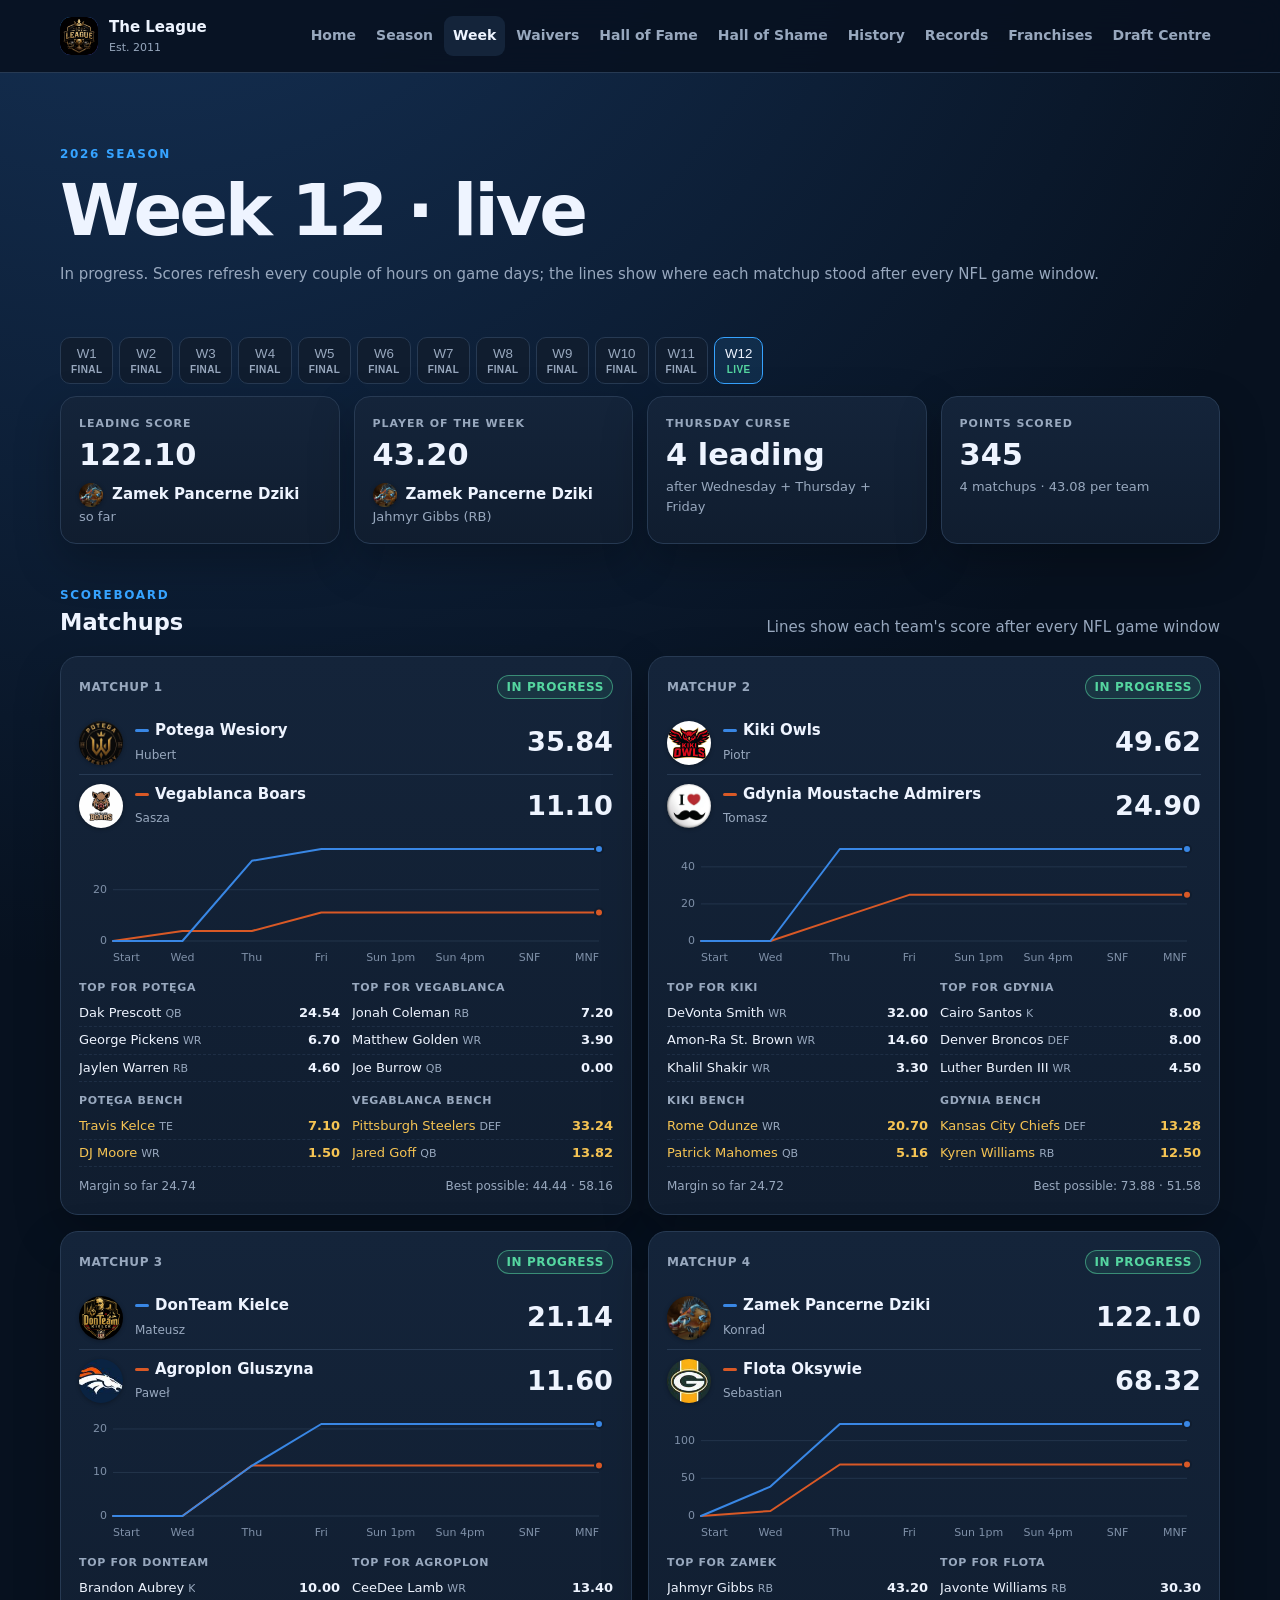
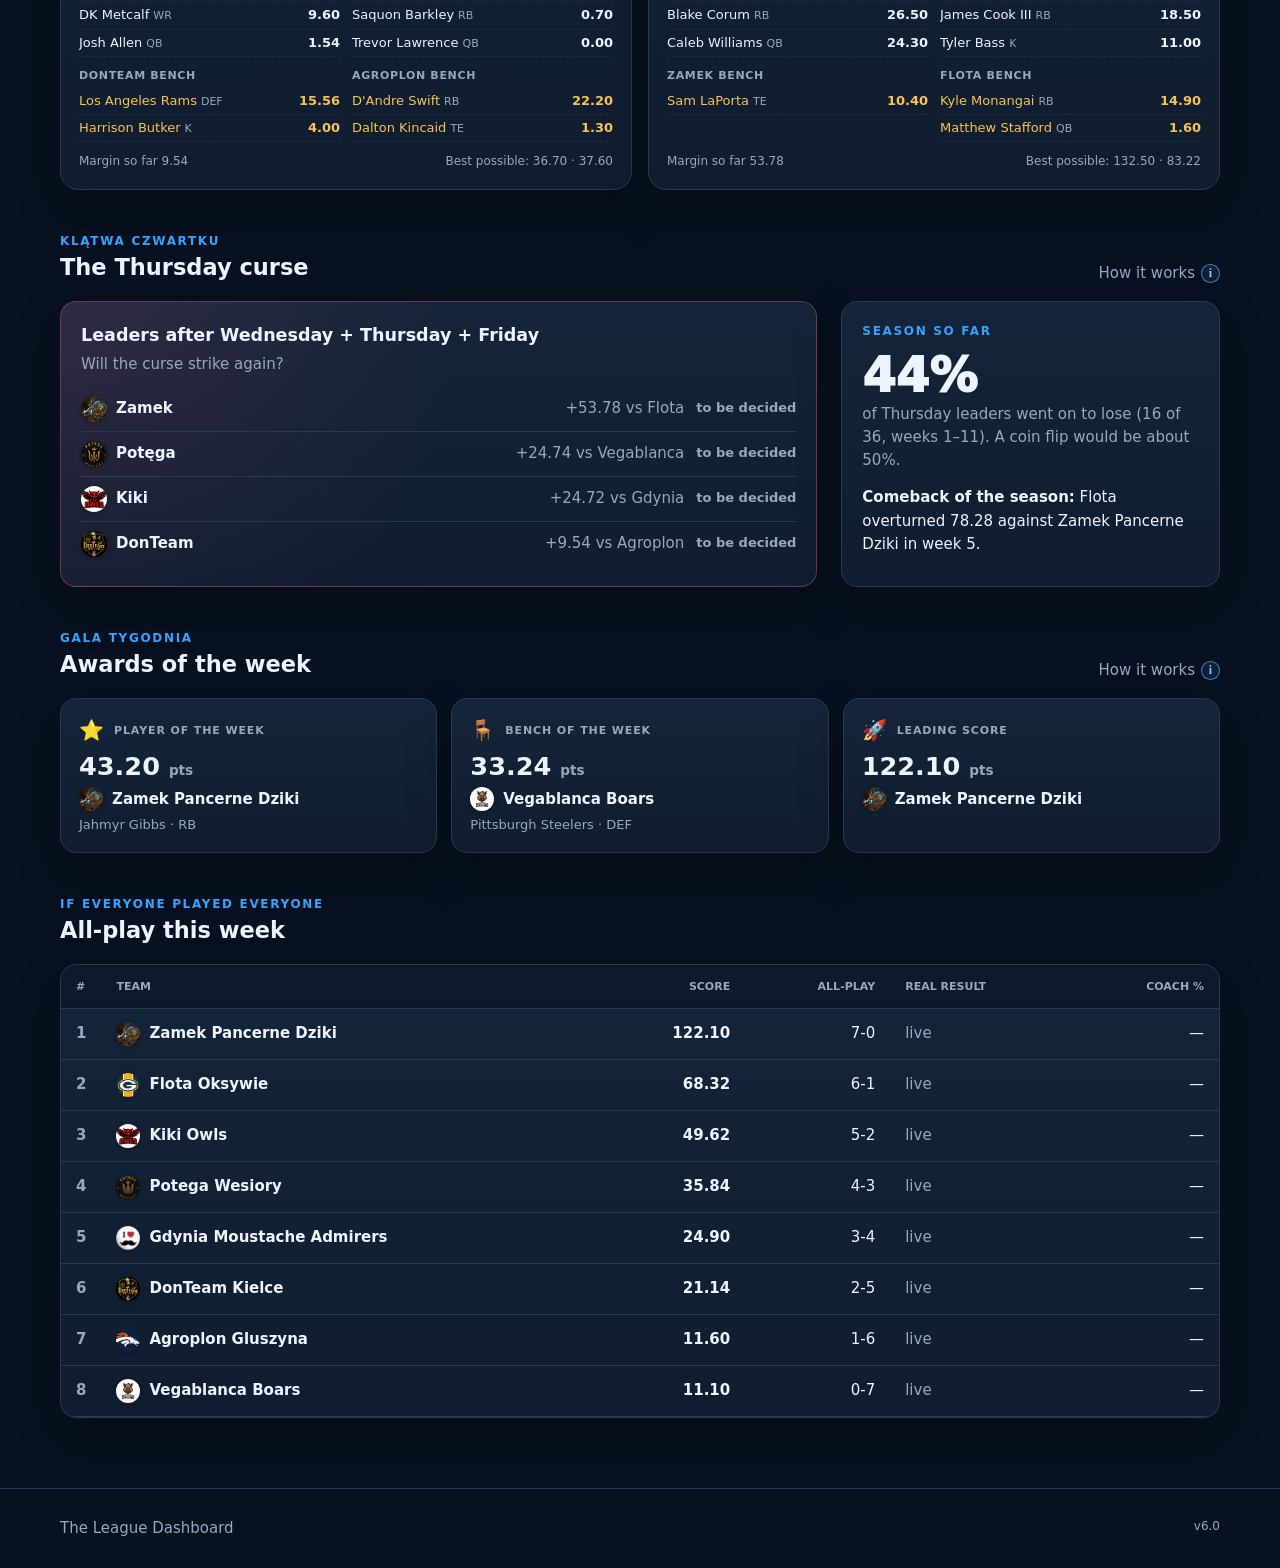
<file: week.html>
<!doctype html>
<html lang="en">
<head>
  <meta charset="utf-8">
  <meta name="viewport" content="width=device-width,initial-scale=1">
  <title>Week Centre | The League</title>
  <link rel="stylesheet" href="styles.css?v=4.3">
  <link rel="stylesheet" href="season.css?v=1.2">
</head>
<body data-page="week">
<header class="site-header">
  <div class="wrap header-inner">
    <a class="brand" href="index.html">
      <span class="brand-mark"><img src="logos/logo.png" alt="The League logo" style="display:block;width:100%;height:100%;object-fit:cover;border-radius:inherit"></span>
      <span><strong>The League</strong><small>Est. 2011</small></span>
    </a>
    <button class="nav-toggle" type="button">Menu</button>
    <nav class="nav">
      <a href="index.html">Home</a>
      <a href="season.html">Season</a>
      <a class="active" href="week.html">Week</a>
      <a href="waivers.html">Waivers</a>
      <a href="hall-of-fame.html">Hall of Fame</a>
      <a href="hall-of-shame.html">Hall of Shame</a>
      <a href="history.html">History</a>
      <a href="records.html">Records</a>
      <a href="franchise.html">Franchises</a>
      <a href="draft.html">Draft Centre</a>
    </nav>
  </div>
</header>

<main class="wrap">
  <section class="page-hero">
    <p class="eyebrow" id="week-eyebrow">Week Centre</p>
    <h1 id="week-title">Week Centre</h1>
    <p class="lede" id="week-lede">Every matchup, game window by game window, with the week's awards.</p>
  </section>

  <nav id="week-tabs" class="s-week-tabs" aria-label="Choose a week"></nav>

  <section><div id="week-tiles" class="s-tiles"><div class="s-tile"><p class="muted">Loading the week...</p></div></div></section>

  <section>
    <div class="section-heading">
      <div><p class="eyebrow">Scoreboard</p><h2>Matchups</h2></div>
      <span class="muted">Lines show each team's score after every NFL game window</span>
    </div>
    <div id="matchups" class="s-matchups"></div>
  </section>

  <section>
    <div class="section-heading">
      <div><p class="eyebrow">Klątwa czwartku</p><h2>The Thursday curse</h2></div>
      <span class="metric-label muted">How it works <span id="curse-info"></span></span>
    </div>
    <div class="two-col">
      <div id="curse" class="card s-curse"></div>
      <div id="curse-season" class="card"></div>
    </div>
  </section>

  <section>
    <div class="section-heading">
      <div><p class="eyebrow">Gala tygodnia</p><h2>Awards of the week</h2></div>
      <span class="metric-label muted">How it works <span id="awards-info"></span></span>
    </div>
    <div id="awards" class="s-cards"></div>
  </section>

  <section>
    <div class="section-heading">
      <div><p class="eyebrow">If everyone played everyone</p><h2>All-play this week</h2></div>
    </div>
    <div id="all-play" class="card table-wrap"></div>
  </section>
</main>

<footer><div class="wrap">The League Dashboard <span class="version">v6.0</span></div></footer>
<script src="season-core.js?v=1.1"></script>
<script src="week-page.js?v=1.0"></script>
</body>
</html>
</file>
<file: styles.css>
:root{--bg:#07111f;--panel:#101d2f;--panel2:#14243a;--ink:#eef4ff;--muted:#98a8be;--line:#273a53;--blue:#36a3ff;--gold:#f6c453;--green:#55d6a0;--radius:16px;--shadow:0 18px 45px rgba(0,0,0,.25)}*{box-sizing:border-box}html{color-scheme:dark}body{margin:0;background:radial-gradient(circle at 10% -10%,#17365e 0,transparent 35%),var(--bg);color:var(--ink);font:15px/1.55 Inter,system-ui,sans-serif}.wrap{width:min(1160px,calc(100% - 32px));margin:auto}.site-header{position:sticky;top:0;z-index:20;background:rgba(7,17,31,.88);border-bottom:1px solid var(--line);backdrop-filter:blur(16px)}.header-inner{min-height:72px;display:flex;align-items:center;justify-content:space-between}.brand{display:flex;align-items:center;gap:11px;color:var(--ink);text-decoration:none}.brand-mark{display:grid;place-items:center;width:38px;height:38px;border-radius:11px;background:linear-gradient(135deg,var(--blue),#6b5cff);font-weight:900}.brand strong,.brand small{display:block}.brand small{color:var(--muted);font-size:11px}.nav{display:flex;gap:6px}.nav a{color:var(--muted);text-decoration:none;padding:9px 11px;border-radius:9px;font-weight:650}.nav a:hover,.nav a.active{background:var(--panel2);color:var(--ink)}.nav-toggle{display:none}.hero,.page-hero{padding:72px 0 36px}.hero h1,.page-hero h1{font-size:clamp(2.25rem,6vw,4.5rem);line-height:1.02;letter-spacing:-.045em;max-width:850px;margin:.15em 0}.eyebrow{color:var(--blue);text-transform:uppercase;letter-spacing:.14em;font-weight:850;font-size:12px;margin:0}.lede,.muted{color:var(--muted)}.kpi-grid,.card-grid,.timeline-grid,.insight-grid{display:grid;grid-template-columns:repeat(4,1fr);gap:16px}.card,.record-card,.timeline-card,.insight-card,.dynasty-card{background:linear-gradient(180deg,var(--panel2),var(--panel));border:1px solid var(--line);border-radius:var(--radius);padding:20px;box-shadow:var(--shadow)}.kpi .value,.record-value{font-size:2rem;font-weight:900}.kpi .label,.record-label{color:var(--muted);font-size:12px;text-transform:uppercase;letter-spacing:.09em}.kpi .detail,.record-detail{color:var(--muted);margin-top:5px}.section-heading{display:flex;align-items:end;justify-content:space-between;gap:18px;margin:42px 0 16px}.section-heading h2{margin:0}.scope-pill{padding:6px 10px;border:1px solid var(--line);border-radius:999px;color:var(--muted);font-size:12px}.text-link{color:var(--blue);text-decoration:none;font-weight:750}.table-wrap{overflow:auto;padding:0}table{width:100%;border-collapse:collapse;min-width:700px}th,td{padding:13px 15px;text-align:left;border-bottom:1px solid var(--line);white-space:nowrap}th{font-size:11px;text-transform:uppercase;color:var(--muted);background:rgba(7,17,31,.5)}.champion{color:var(--gold)}.insight-card{display:flex;gap:15px;align-items:center}.insight-icon{display:grid;place-items:center;flex:0 0 46px;height:46px;border-radius:14px;background:rgba(54,163,255,.12);font-size:23px}.insight-value{font-size:1.05rem;font-weight:850}.dynasty-podium{display:grid;grid-template-columns:repeat(3,1fr);gap:18px;align-items:end}.dynasty-card{text-align:center;position:relative;border-radius:20px;padding:28px 20px}.dynasty-card.place-1{min-height:285px;border-color:rgba(246,196,83,.75);background:radial-gradient(circle at top,rgba(246,196,83,.18),transparent 55%),linear-gradient(180deg,var(--panel2),var(--panel))}.dynasty-place{font-size:2.2rem}.dynasty-grade{position:absolute;top:16px;right:16px;width:48px;height:48px;display:grid;place-items:center;border-radius:50%;background:var(--blue);font-weight:950}.place-1 .dynasty-grade{background:var(--gold);color:#392b04}.dynasty-card h3 a{color:var(--ink);text-decoration:none}.dynasty-index{font-size:2.7rem;font-weight:950}.dynasty-index small{font-size:.8rem;color:var(--muted)}.grade-badge{display:inline-grid;place-items:center;min-width:36px;height:28px;border-radius:8px;background:rgba(54,163,255,.16);color:#86c9ff;font-weight:900}.filters{margin:15px 0 22px}.filters label{color:var(--muted);font-size:12px;text-transform:uppercase}.filters select{display:block;margin-top:7px;min-width:240px;background:var(--panel);color:var(--ink);border:1px solid var(--line);border-radius:10px;padding:10px}.career-timeline{display:flex;gap:8px;overflow-x:auto}.timeline-season{min-width:76px;text-align:center;text-decoration:none;color:var(--ink);border:1px solid var(--line);border-radius:12px;padding:10px 7px}.timeline-season span,.timeline-season small{display:block;color:var(--muted);font-size:11px}.timeline-season strong{display:block;font-size:1.45rem;margin:5px}.timeline-season.finish-1{border-color:rgba(246,196,83,.75);background:rgba(246,196,83,.08)}.two-col{display:grid;grid-template-columns:2fr 1fr;gap:24px}.identity-list{list-style:none;padding:0}.identity-list li{padding:9px 0;border-bottom:1px solid var(--line)}footer{border-top:1px solid var(--line);margin-top:70px;padding:28px 0;color:var(--muted)}@media(max-width:900px){.nav-toggle{display:block;background:var(--panel);color:var(--ink);border:1px solid var(--line);padding:8px 12px}.nav{display:none;position:absolute;top:70px;left:16px;right:16px;flex-direction:column;background:var(--panel);padding:10px}.nav.open{display:flex}.kpi-grid,.card-grid,.timeline-grid,.insight-grid{grid-template-columns:repeat(2,1fr)}.dynasty-podium,.two-col{grid-template-columns:1fr}}@media(max-width:570px){.kpi-grid,.card-grid,.timeline-grid,.insight-grid{grid-template-columns:1fr}}

/* Version 5: methodology information for calculated metrics */
.metric-label{display:inline-flex;align-items:center;gap:6px}.info-icon{display:inline-grid;place-items:center;width:19px;height:19px;padding:0;border:1px solid rgba(134,201,255,.55);border-radius:50%;background:rgba(54,163,255,.12);color:#86c9ff;font:800 12px/1 Georgia,serif;cursor:pointer;vertical-align:middle}.info-icon:hover,.info-icon:focus-visible{background:var(--blue);border-color:var(--blue);color:#fff;outline:none;box-shadow:0 0 0 3px rgba(54,163,255,.2)}.dynasty-grade .info-icon{position:absolute;right:-5px;bottom:-4px;width:18px;height:18px;background:var(--panel);color:#86c9ff}.dynasty-index small{display:inline-flex;align-items:center;gap:5px}.methodology-dialog{width:min(600px,calc(100% - 28px));padding:0;border:1px solid var(--line);border-radius:18px;background:linear-gradient(180deg,var(--panel2),var(--panel));color:var(--ink);box-shadow:0 30px 90px rgba(0,0,0,.55)}.methodology-dialog::backdrop{background:rgba(1,7,15,.72);backdrop-filter:blur(4px)}.dialog-head{display:flex;align-items:flex-start;justify-content:space-between;gap:20px;padding:24px 26px 17px;border-bottom:1px solid var(--line)}.dialog-head h2{margin:3px 0 0}.dialog-close{display:grid;place-items:center;flex:0 0 36px;height:36px;border:1px solid var(--line);border-radius:10px;background:rgba(7,17,31,.5);color:var(--ink);font-size:25px;cursor:pointer}.dialog-close:hover{border-color:var(--blue)}.methodology-content{padding:22px 26px 27px;color:var(--muted)}.methodology-content p:first-child{margin-top:0}.methodology-content strong{color:var(--ink)}.methodology-content li{margin:5px 0}.formula{padding:15px 17px;border:1px solid var(--line);border-radius:12px;background:rgba(7,17,31,.45)}.method-note{font-size:13px;border-left:3px solid var(--gold);padding-left:12px}.kpi .label .info-icon{transform:translateY(-1px)}

.record-grid,.podium-grid{display:grid;grid-template-columns:repeat(3,1fr);gap:16px}.podium-card{background:linear-gradient(180deg,var(--panel2),var(--panel));border:1px solid var(--line);border-radius:var(--radius);padding:20px;box-shadow:var(--shadow)}.podium-place{font-size:2rem}.podium-card h3{margin:7px 0 0}.notice{margin:40px 0;padding:18px 20px;border:1px solid #5b4c27;border-radius:var(--radius);background:rgba(246,196,83,.08)}.notice p{margin:.35rem 0 0;color:var(--muted)}.version{float:right;font-size:12px;color:var(--muted)}.error{background:rgba(255,123,123,.1);border:1px solid rgba(255,123,123,.5);padding:16px;border-radius:12px}@media(max-width:900px){.record-grid,.podium-grid{grid-template-columns:1fr}}

/* Version 6: ten menu links on one row on desktop */
@media(min-width:901px){.nav{gap:2px}.nav a{padding:9px 9px;font-size:14px}}
@media(min-width:901px) and (max-width:1100px){.nav a{padding:8px 6px;font-size:13px}}
</file>
<file: season.css>
/* Season pages: Season, Week Centre, Waiver Wire, Hall of Shame.
   Builds on the tokens in styles.css (--bg, --panel, --ink, --muted, --line, --blue, --gold, --green). */
:root{--red:#e66767;--grid:#22344b;--axis:#7f90a8;--surface:#101d2f}

/* Teams and logos */
.s-team{display:inline-flex;align-items:center;gap:9px;min-width:0;vertical-align:middle}
.s-team a,.s-team span{color:var(--ink);text-decoration:none;font-weight:700}
.s-team a:hover{color:var(--blue)}
.s-logo{border-radius:50%;object-fit:cover;flex:0 0 auto;box-shadow:0 1px 4px rgba(0,0,0,.3);background:var(--panel2)}
.s-logo--blank{display:inline-block;width:28px;height:28px}

/* Hero tiles */
.s-tiles{display:grid;grid-template-columns:repeat(4,minmax(0,1fr));gap:14px}
.s-tile{background:linear-gradient(180deg,var(--panel2),var(--panel));border:1px solid var(--line);border-radius:var(--radius);padding:18px 18px 16px;box-shadow:var(--shadow);min-width:0}
.s-tile-label{color:var(--muted);font-size:11px;font-weight:800;letter-spacing:.09em;text-transform:uppercase;display:flex;gap:6px;align-items:center}
.s-tile-value{font-size:1.9rem;font-weight:900;line-height:1.15;margin:6px 0 4px}
.s-tile-detail{color:var(--muted);font-size:13px}
.s-tile .s-team{margin-top:6px}
.s-tile--gold{border-color:rgba(246,196,83,.55);background:radial-gradient(circle at 100% 0,rgba(246,196,83,.14),transparent 55%),linear-gradient(180deg,var(--panel2),var(--panel))}

/* Tables */
.s-table th[data-sort]{cursor:pointer;user-select:none}
.s-table th[data-sort]:hover{color:var(--ink)}
.s-table th.is-sorted{color:var(--ink)}
.s-table td.num,.s-table th.num{text-align:right;font-variant-numeric:tabular-nums}
.s-table tbody tr:hover{background:rgba(54,163,255,.05)}
.s-table .s-rank{color:var(--muted);font-weight:800;width:36px}
.s-table .s-strong{font-weight:850}
.s-table tr.is-playoff td:first-child{box-shadow:inset 3px 0 0 var(--green)}
.s-up{color:var(--green)}.s-down{color:var(--red)}
.s-pill{display:inline-block;padding:2px 8px;border-radius:999px;border:1px solid var(--line);color:var(--muted);font-size:12px;font-weight:700}
.s-pill--live{border-color:rgba(85,214,160,.55);color:var(--green);background:rgba(85,214,160,.1)}
.s-pill--gold{border-color:rgba(246,196,83,.55);color:var(--gold);background:rgba(246,196,83,.1)}
.s-meter{position:relative;display:inline-block;width:64px;height:8px;border-radius:999px;background:#183052;vertical-align:middle;margin-left:8px;overflow:hidden}
.s-meter i{position:absolute;inset:0 auto 0 0;border-radius:999px;background:var(--blue)}

/* Form chips W/L */
.s-form{display:inline-flex;gap:3px}
.s-form i{display:inline-grid;place-items:center;width:20px;height:20px;border-radius:6px;font-style:normal;font-size:11px;font-weight:900}
.s-form-W{background:rgba(85,214,160,.16);color:var(--green)}
.s-form-L{background:rgba(230,103,103,.16);color:var(--red)}
.s-form-T,.s-form-x{background:rgba(152,168,190,.16);color:var(--muted)}

/* Sparkline */
.s-spark{vertical-align:middle}
.s-spark path{fill:none;stroke:#5598e7;stroke-width:1.5;stroke-linejoin:round;stroke-linecap:round}
.s-spark circle{fill:#86b6ef;stroke:var(--surface);stroke-width:2}

/* Charts */
.s-chart{width:100%;min-width:0}
.s-chart svg{display:block;overflow:visible}
.s-grid line,.s-gridline{stroke:var(--grid);stroke-width:1}
.s-baseline{stroke:#3a5172;stroke-width:1}
.s-axis{fill:var(--axis);font-size:11px;font-variant-numeric:tabular-nums}
.s-line{fill:none;stroke-linejoin:round;stroke-linecap:round}
.s-dot{stroke:var(--surface);stroke-width:2}
.s-cross{stroke:#4a6285;stroke-width:1}
.s-end-label{fill:var(--muted);font-size:12px;font-weight:700}
.s-end-label--focus{fill:var(--ink)}
.s-bar-label{fill:var(--ink);font-size:13px;font-weight:700}
.s-bar-value{fill:var(--muted);font-size:12px;font-weight:800;font-variant-numeric:tabular-nums}
.s-chart-card{padding:18px 18px 12px}
.s-chart-head{display:flex;justify-content:space-between;align-items:baseline;gap:12px;flex-wrap:wrap;margin-bottom:8px}
.s-chart-head h3{margin:0;font-size:1rem}
.s-legend{display:flex;flex-wrap:wrap;gap:14px;color:var(--muted);font-size:12px;margin:2px 0 8px}
.s-legend i{display:inline-block;width:14px;height:3px;border-radius:2px;margin-right:6px;vertical-align:middle}
.s-legend .s-swatch{width:12px;height:12px;border-radius:3px}

/* Team picker chips */
.s-chips{display:flex;flex-wrap:wrap;gap:8px;margin:0 0 14px}
.s-chip{display:inline-flex;align-items:center;gap:7px;padding:5px 11px 5px 8px;border:1px solid var(--line);border-radius:999px;background:var(--panel);color:var(--muted);font:700 13px/1.2 inherit;cursor:pointer}
.s-chip i{display:inline-block;width:12px;height:3px;border-radius:2px}
.s-chip:hover{color:var(--ink);border-color:#3a5172}
.s-chip.is-on{color:var(--ink);border-color:var(--blue);background:rgba(54,163,255,.12)}
.s-chip .s-logo{width:20px;height:20px}

/* Tooltip */
.s-tooltip{position:fixed;z-index:100;pointer-events:none;min-width:150px;max-width:300px;padding:10px 12px;border:1px solid var(--line);border-radius:12px;background:rgba(9,20,36,.97);box-shadow:0 14px 40px rgba(0,0,0,.45);font-size:13px}
.s-tooltip[hidden]{display:none}
.s-tip-title{color:var(--muted);font-size:11px;font-weight:800;letter-spacing:.06em;text-transform:uppercase;margin-bottom:6px}
.s-tip-row{display:grid;grid-template-columns:14px auto 1fr;gap:8px;align-items:center;margin:3px 0}
.s-tip-row i{width:12px;height:3px;border-radius:2px}
.s-tip-row strong{font-variant-numeric:tabular-nums}
.s-tip-row span{color:var(--muted);overflow:hidden;text-overflow:ellipsis;white-space:nowrap}

/* Heatmap */
.s-heat{display:grid;gap:3px;min-width:560px}
.s-heat-cell{display:grid;place-items:center;height:38px;border-radius:6px;font-size:12px;font-weight:800;font-variant-numeric:tabular-nums;position:relative;cursor:default}
.s-heat-cell:hover{outline:2px solid var(--ink);outline-offset:-2px}
.s-heat-cell.is-top::after{content:'👑';position:absolute;top:-9px;right:-3px;font-size:13px}
.s-heat-head{color:var(--muted);font-size:11px;font-weight:800;text-transform:uppercase;display:grid;place-items:center}
.s-heat-team{display:flex;align-items:center;min-width:0}
.s-heat-team .s-team span,.s-heat-team .s-team a{font-size:13px}
.s-heat-scale{display:flex;align-items:center;gap:8px;color:var(--muted);font-size:12px;margin-top:12px}
.s-heat-scale span{display:inline-flex;height:10px;width:180px;border-radius:5px;background:linear-gradient(90deg,#0d366b,#256abf,#86b6ef)}

/* Record and award cards */
.s-cards{display:grid;grid-template-columns:repeat(3,minmax(0,1fr));gap:14px}
.s-card{background:linear-gradient(180deg,var(--panel2),var(--panel));border:1px solid var(--line);border-radius:var(--radius);padding:16px 18px;box-shadow:var(--shadow);min-width:0}
.s-card-top{display:flex;align-items:center;gap:10px;color:var(--muted);font-size:11px;font-weight:800;letter-spacing:.08em;text-transform:uppercase}
.s-card-icon{font-size:20px;letter-spacing:0}
.s-card-value{font-size:1.6rem;font-weight:900;margin:6px 0 2px;line-height:1.15}
.s-card-value small{font-size:.85rem;color:var(--muted);font-weight:700}
.s-card-detail{color:var(--muted);font-size:13px;margin-top:4px}
.s-card .s-team{margin-top:4px}

/* Week Centre */
.s-week-tabs{display:flex;gap:6px;overflow-x:auto;padding-bottom:6px;margin:0 0 6px;scrollbar-width:thin}
.s-week-tab{flex:0 0 auto;min-width:48px;padding:8px 10px;border:1px solid var(--line);border-radius:10px;background:var(--panel);color:var(--muted);font:800 13px/1 inherit;cursor:pointer;text-align:center}
.s-week-tab small{display:block;font-size:10px;font-weight:700;margin-top:3px;letter-spacing:.04em}
.s-week-tab:hover{color:var(--ink)}
.s-week-tab.is-on{color:var(--ink);border-color:var(--blue);background:rgba(54,163,255,.12)}
.s-week-tab.is-live small{color:var(--green)}
.s-matchups{display:grid;grid-template-columns:repeat(2,minmax(0,1fr));gap:16px}
.s-matchup{background:linear-gradient(180deg,var(--panel2),var(--panel));border:1px solid var(--line);border-radius:18px;padding:18px;box-shadow:var(--shadow);min-width:0}
.s-matchup-head{display:flex;justify-content:space-between;align-items:center;gap:8px;margin-bottom:12px;color:var(--muted);font-size:12px;font-weight:800;letter-spacing:.05em;text-transform:uppercase}
.s-side{display:grid;grid-template-columns:auto 1fr auto;align-items:center;gap:12px;padding:8px 0}
.s-side + .s-side{border-top:1px solid var(--line)}
.s-side .s-logo{width:44px;height:44px}
.s-side-name{min-width:0}
.s-side-name strong{display:block;white-space:nowrap;overflow:hidden;text-overflow:ellipsis}
.s-side-name small{color:var(--muted);font-size:12px}
.s-side-score{font-size:1.7rem;font-weight:900;font-variant-numeric:tabular-nums;text-align:right}
.s-side.is-loser .s-side-score,.s-side.is-loser strong{color:var(--muted)}
.s-side.is-winner .s-side-score{color:var(--ink)}
.s-key{display:inline-block;width:14px;height:3px;border-radius:2px;vertical-align:middle;margin-right:6px}
.s-players{display:grid;grid-template-columns:1fr 1fr;gap:12px;margin-top:10px;font-size:13px}
.s-players h4{margin:0 0 4px;color:var(--muted);font-size:11px;letter-spacing:.06em;text-transform:uppercase}
.s-players ol{list-style:none;margin:0;padding:0}
.s-players li{display:flex;justify-content:space-between;gap:8px;padding:3px 0;border-bottom:1px dashed rgba(39,58,83,.6)}
.s-players li span{overflow:hidden;text-overflow:ellipsis;white-space:nowrap}
.s-players li em{color:var(--muted);font-style:normal;font-size:11px;margin-left:4px}
.s-players li b{font-variant-numeric:tabular-nums}
.s-players .s-benchline{color:var(--gold)}
.s-matchup-foot{display:flex;justify-content:space-between;gap:10px;flex-wrap:wrap;color:var(--muted);font-size:12px;margin-top:10px}
.s-curse{border:1px solid rgba(213,81,129,.45);background:radial-gradient(circle at 0 0,rgba(213,81,129,.14),transparent 50%),linear-gradient(180deg,var(--panel2),var(--panel))}
.s-curse-row{display:grid;grid-template-columns:1fr auto auto;gap:12px;align-items:center;padding:9px 0;border-bottom:1px solid var(--line)}
.s-curse-row:last-child{border-bottom:0}
.s-verdict{font-weight:850;font-size:13px}
.s-verdict--held{color:var(--green)}.s-verdict--lost{color:var(--red)}.s-verdict--open{color:var(--muted)}
.s-big{font-size:3rem;font-weight:950;line-height:1}

/* Waiver feed */
.s-filters{display:flex;flex-wrap:wrap;gap:12px;margin:0 0 14px}
.s-filters label{color:var(--muted);font-size:11px;font-weight:800;letter-spacing:.06em;text-transform:uppercase}
.s-filters select{display:block;margin-top:6px;min-width:170px;background:var(--panel);color:var(--ink);border:1px solid var(--line);border-radius:10px;padding:9px 10px;font:inherit}
.s-feed{list-style:none;margin:0;padding:0}
.s-feed li{display:grid;grid-template-columns:52px 1fr auto;gap:14px;align-items:center;padding:12px 16px;border-bottom:1px solid var(--line)}
.s-feed li:last-child{border-bottom:0}
.s-feed-week{color:var(--muted);font-size:12px;font-weight:800;text-align:center}
.s-feed-week b{display:block;color:var(--ink);font-size:1.1rem}
.s-feed-main{min-width:0}
.s-feed-moves{display:flex;flex-wrap:wrap;gap:6px 14px;margin-top:4px;font-size:13px}
.s-add{color:var(--green);font-weight:800}
.s-drop{color:var(--red);font-weight:800}
.s-feed-meta{text-align:right;color:var(--muted);font-size:12px;white-space:nowrap}
.s-type{display:inline-block;padding:2px 8px;border-radius:999px;font-size:11px;font-weight:850;letter-spacing:.04em;text-transform:uppercase;border:1px solid var(--line)}
.s-type--waiver{color:#86c9ff;border-color:rgba(54,163,255,.45)}
.s-type--free_agent{color:var(--green);border-color:rgba(85,214,160,.4)}
.s-type--trade{color:var(--gold);border-color:rgba(246,196,83,.5)}
.s-type--failed{color:var(--red);border-color:rgba(230,103,103,.45)}
.s-feed li.is-failed{opacity:.7}

/* Hall of Shame */
.s-sacko{display:grid;grid-template-columns:repeat(auto-fill,minmax(150px,1fr));gap:12px}
.s-sacko-card{border:1px solid #4b3b22;border-radius:14px;padding:12px;background:linear-gradient(180deg,rgba(246,196,83,.06),rgba(16,29,47,.9));text-align:center;min-width:0}
.s-sacko-card b{display:block;font-size:1.25rem}
.s-sacko-card span{display:block;font-weight:750;font-size:13px;white-space:nowrap;overflow:hidden;text-overflow:ellipsis}
.s-sacko-card small{color:var(--muted)}
.s-sacko-card .s-logo{width:42px;height:42px;margin:6px auto}
.s-two{display:grid;grid-template-columns:1fr 1fr;gap:20px}
.s-two>*,.two-col>*{min-width:0}

/* Hover cards */
.s-has-card{cursor:pointer;border-radius:8px;outline-offset:2px}
td.s-has-card:hover,td.s-has-card:focus-visible{background:rgba(54,163,255,.08)}
td .s-has-card,td.s-has-card .s-hc-hint{text-decoration:underline dotted rgba(152,168,190,.6);text-underline-offset:4px}
.s-hovercard{position:fixed;z-index:110;width:min(340px,calc(100vw - 16px));max-height:min(78vh,620px);overflow:auto;padding:14px 16px;border:1px solid #33507a;border-radius:16px;background:rgba(9,20,36,.98);box-shadow:0 24px 60px rgba(0,0,0,.55);font-size:13px;color:var(--ink)}
.s-hovercard[hidden]{display:none}
.s-hc-head{display:flex;align-items:center;gap:11px}
.s-hc-head .s-logo{width:40px;height:40px}
.s-hc-head strong{display:block;font-size:15px}
.s-hc-head small{color:var(--muted)}
.s-hovercard h5{margin:12px 0 5px;color:var(--muted);font-size:10px;font-weight:850;letter-spacing:.09em;text-transform:uppercase}
.s-hc-sub{color:var(--muted);margin:6px 0 0;font-size:12px;line-height:1.45}
.s-hc-sub strong{color:var(--ink)}
.s-hc-list{list-style:none;margin:0;padding:0}
.s-hc-list li{display:grid;grid-template-columns:auto 1fr auto auto;gap:8px;align-items:center;padding:4px 0;border-bottom:1px solid rgba(39,58,83,.6)}
.s-hc-list li:last-child{border-bottom:0}
.s-hc-list li em,.s-hc-list li span em{color:var(--muted);font-style:normal;font-size:11px}
.s-hc-list li b{font-variant-numeric:tabular-nums}
.s-hc-list li:not(:has(.s-hc-res)){grid-template-columns:1fr auto auto}
.s-hc-res{display:inline-grid;place-items:center;width:18px;height:18px;border-radius:5px;font-style:normal;font-size:10px;font-weight:900}
.s-hc-next{margin:0}
.s-hc-spark{display:flex;align-items:center;gap:8px}
.s-hc-spark span{font-weight:850}
.s-hc-big{margin:12px 0 2px}
.s-hc-big b{display:block;font-size:1.9rem;font-weight:900;line-height:1.1}
.s-hc-big span{color:var(--muted);font-size:12px}
.s-hc-whatif{display:grid;grid-template-columns:1fr 1fr;gap:8px}
.s-hc-whatif>div{padding:9px 11px;border-radius:11px;border:1px solid var(--line)}
.s-hc-win{background:rgba(85,214,160,.08);border-color:rgba(85,214,160,.35)!important}
.s-hc-loss{background:rgba(230,103,103,.08);border-color:rgba(230,103,103,.35)!important}
.s-hc-whatif small{display:block;color:var(--muted);font-size:10px;font-weight:850;letter-spacing:.08em;text-transform:uppercase}
.s-hc-whatif b{display:block;font-size:1.3rem;font-weight:900}
.s-hc-whatif em{font-style:normal;font-size:12px;font-weight:800}
.s-hc-mistake{grid-template-columns:30px 1fr auto!important}
.s-hc-mistake>span{color:var(--muted);font-weight:800;font-size:11px}

/* Home standings */
.s-standings{min-width:1180px}
.s-standings td{padding-top:10px;padding-bottom:10px}
.s-standings tr.s-cutline td{border-bottom:2px solid rgba(85,214,160,.55)}

/* Home page strip */
.s-home-week{display:grid;grid-template-columns:repeat(4,minmax(0,1fr));gap:14px}
.s-home-matchup{display:block;padding:10px 14px;color:var(--ink);text-decoration:none;border-radius:14px}
.s-home-matchup:hover,.s-tile-link:hover{border-color:var(--blue)}
.s-home-matchup .s-logo{width:30px;height:30px}
.s-tile-link{display:block;color:var(--ink);text-decoration:none}
@media(max-width:900px){.s-home-week{grid-template-columns:repeat(2,minmax(0,1fr))}}
@media(max-width:570px){.s-home-week{grid-template-columns:1fr}}

.s-note{color:var(--muted);font-size:13px;margin:10px 2px 0}
.s-empty{padding:22px;color:var(--muted)}

@media(max-width:900px){.s-tiles{grid-template-columns:repeat(2,minmax(0,1fr))}.s-cards{grid-template-columns:repeat(2,minmax(0,1fr))}.s-matchups,.s-two{grid-template-columns:1fr}}
@media(max-width:570px){.s-tiles,.s-cards{grid-template-columns:1fr}.s-players{grid-template-columns:1fr}.s-feed li{grid-template-columns:40px 1fr}.s-feed-meta{grid-column:2;text-align:left}.s-side-score{font-size:1.4rem}}
</file>
<file: app/posts.css>
.outlet{display:inline-flex;align-items:center;gap:10px;font-family:Inter,system-ui,sans-serif;font-weight:900;font-size:13px;letter-spacing:.06em;text-transform:uppercase;padding:7px 14px;border-radius:8px;margin-bottom:18px}
.outlet.o1{background:#c8102e;color:#fff}
.outlet.o2{background:#0d0d0d;color:#fff;border:1px solid #3d3d3d}
.outlet.o3{background:#0a7d40;color:#fff}
.outlet.o4{background:#1231a8;color:#fff}
.outlet.o5{background:var(--gold);color:#07111f}
.kicker{font-family:Inter,system-ui,sans-serif;color:var(--blue);text-transform:uppercase;letter-spacing:.14em;font-weight:800;font-size:12px;margin:0 0 8px}
.byline{color:var(--muted);font-family:Inter,system-ui,sans-serif;font-size:13px;margin:0 0 22px}
.lede-p{font-weight:700}
.lede-p::first-letter{font-size:3.1em;float:left;line-height:.85;padding:4px 10px 0 0;color:var(--gold);font-weight:700}
.grade-card{background:linear-gradient(180deg,var(--panel2),var(--panel));border:1px solid var(--line);border-radius:var(--radius);padding:18px 22px;margin:0 0 14px;box-shadow:var(--shadow)}
.grade-head{display:flex;align-items:baseline;justify-content:space-between;gap:12px;margin-bottom:6px}
.grade-head h3{font-family:Inter,system-ui,sans-serif;font-size:16px;margin:0;letter-spacing:.01em}
.grade-head .hist{color:var(--muted);font-family:Inter,system-ui,sans-serif;font-size:12px;font-weight:600}
.grade{font-family:Inter,system-ui,sans-serif;font-weight:900;font-size:1.5rem}
.g-a{color:var(--green)}
.g-b{color:var(--blue)}
.g-c{color:var(--gold)}
.grade-card p{margin:0;font-size:15px;color:#dedad2}
.quote-card{background:linear-gradient(180deg,var(--panel2),var(--panel));border-left:4px solid var(--gold);border-radius:0 var(--radius) var(--radius) 0;padding:16px 20px;margin:0 0 12px}
.quote-card .who{font-family:Inter,system-ui,sans-serif;font-weight:800;font-size:13px;color:var(--blue);text-transform:uppercase;letter-spacing:.05em;margin:0 0 4px}
.quote-card p{margin:0;font-style:italic;color:#dedad2}
.nugget{display:flex;gap:16px;margin:0 0 20px}
.nugget .num{font-family:Inter,system-ui,sans-serif;font-weight:900;font-size:1.6rem;color:var(--gold);min-width:34px;line-height:1.2}
.nugget h4{font-family:Inter,system-ui,sans-serif;font-size:16px;margin:0 0 4px}
.nugget p{margin:0;color:#dedad2;font-size:15px}
.photo{margin:0 0 22px;border-radius:var(--radius);overflow:hidden;background:var(--panel);border:1px solid var(--line);box-shadow:var(--shadow)}
.photo img{display:block;width:100%;height:auto}
.photo figcaption{font-family:Inter,system-ui,sans-serif;font-size:12px;color:var(--muted);padding:9px 14px;border-top:1px solid var(--line)}
.photo.inset{max-width:420px;float:right;margin:4px 0 16px 22px}
.grade-card .photo{margin:12px 0 14px}
.grade-card .photo figcaption{padding:7px 12px}
.match-card{background:linear-gradient(180deg,var(--panel2),var(--panel));border:1px solid var(--line);border-radius:var(--radius);padding:20px 24px;margin:0 0 16px;box-shadow:var(--shadow)}
.match-head{display:flex;align-items:baseline;justify-content:space-between;gap:12px;flex-wrap:wrap;margin-bottom:4px}
.match-head h3{font-family:Inter,system-ui,sans-serif;font-size:17px;margin:0}
.score-now{font-family:Inter,system-ui,sans-serif;font-weight:900;color:var(--gold);font-size:15px;white-space:nowrap}
.match-card p{margin:0 0 10px;font-size:15px;color:#dedad2}
.match-card p:last-child{margin:0}
.award{display:flex;gap:14px;align-items:flex-start;background:linear-gradient(180deg,var(--panel2),var(--panel));border:1px solid var(--line);border-radius:var(--radius);padding:14px 18px;margin:0 0 12px}
.award .medal{font-size:1.4rem;line-height:1.4}
.award h4{font-family:Inter,system-ui,sans-serif;font-size:15px;margin:0 0 2px}
.award p{margin:0;font-size:14px;color:#dedad2}
.match-card .photo,.award-wrap .photo{margin:12px 0 14px}
.match-card .photo{margin:12px 0 14px}
.photo.meme{max-width:420px;margin-left:auto;margin-right:auto}
.case-file{background:#efe6d2;border:1px solid #cdbf9f;border-radius:6px;padding:34px 30px!important;margin:30px 0;box-shadow:0 10px 30px rgba(60,40,10,.15);background-image:repeating-linear-gradient(0deg,rgba(120,90,40,.05) 0 1px,transparent 1px 28px)}
.case-file h2{font-family:'Courier New',Courier,monospace;letter-spacing:-.01em}
.case-file p{font-family:'Courier New',Courier,monospace;font-size:15px;line-height:1.7;color:#2a2318}
.case-file .lede-p::first-letter{color:#9b1c1c}
.case-h{font-family:'Courier New',Courier,monospace;font-size:16px;text-transform:uppercase;letter-spacing:.08em;margin:26px 0 8px;color:#7a1515;border-bottom:1px dashed #a88d63;padding-bottom:4px}
.dossier{border:2px solid #7a1515;background:#f7f0df;padding:14px 18px;margin:18px 0 22px;transform:rotate(-.4deg)}
.dossier p{margin:3px 0;font-size:14px}
.stamp{display:inline-block;color:#9b1c1c!important;border:3px solid #9b1c1c;padding:3px 10px;font-weight:900;letter-spacing:.12em;transform:rotate(-2deg);margin:0 0 10px!important}
.evidence{transform:rotate(1.5deg);border:8px solid #fff;box-shadow:0 8px 20px rgba(0,0,0,.25)}
.case-file .tbl td{color:#2a2318}
.qa{margin:22px 0}
.qa-q{display:flex;gap:12px;align-items:flex-start;margin-bottom:8px}
.qa-q p{margin:0;font-family:Inter,system-ui,sans-serif;font-weight:700;font-size:16px;line-height:1.5;color:#f6c453}
.qa-a{display:flex;gap:12px;align-items:flex-start;background:rgba(246,196,83,.07);border-left:4px solid #f6c453;border-radius:0 10px 10px 0;padding:14px 16px}
.qa-a p{margin:0;font-size:17px;line-height:1.65}
.qa-tag{flex:none;min-width:64px;font-family:Inter,system-ui,sans-serif;font-size:11px;font-weight:800;letter-spacing:.12em;text-transform:uppercase;padding:4px 8px;border-radius:6px;text-align:center;margin-top:2px}
.qa-q .qa-tag{background:#1d3fb0;color:#fff}
.qa-a .qa-tag{background:#f6c453;color:#111}
.case-file .kicker,.case-file .byline{color:#7a1515}
.case-file h2,.case-file h2 *{color:#2a2318!important;-webkit-text-fill-color:#2a2318!important;background:none!important}
.case-file .tbl th{color:#7a1515!important}
.case-file .tbl b,.case-file .tbl td{color:#2a2318!important}
.case-file .tbl,.case-file .tbl-wrap{background:#f7f0df!important}
.match-card,.award,.grade-card{background:
 radial-gradient(ellipse 420px 180px at 0% 0%,rgba(246,196,83,.08) 0,transparent 70%),
 linear-gradient(180deg,#19181b,#121214);border:1px solid rgba(246,196,83,.16)}
.caps{font-family:Inter,system-ui,sans-serif;font-weight:900;letter-spacing:.02em;font-size:.92em;color:#ffd77a}
p.q{font-family:Inter,system-ui,sans-serif;font-weight:800;font-size:14px;margin:20px 0 6px}
p.q span{color:var(--gold)}
.defs{border:1px solid rgba(246,196,83,.18);border-radius:var(--radius);padding:14px 18px;margin:0 0 22px;background:rgba(246,196,83,.04)}
.defs p{margin:4px 0;font-size:15px}
.tbl-title{font-family:Inter,system-ui,sans-serif;font-size:18px;margin:30px 0 10px}
.tbl-wrap{overflow-x:auto;margin:0 0 16px;border:1px solid rgba(246,196,83,.16);border-radius:12px}
.tbl{width:100%;border-collapse:collapse;font-family:Inter,system-ui,sans-serif;font-size:14px;font-variant-numeric:tabular-nums}
.tbl th{text-align:right;color:var(--gold);font-size:11px;text-transform:uppercase;letter-spacing:.08em;padding:10px 12px;border-bottom:1px solid rgba(246,196,83,.25);background:rgba(246,196,83,.05)}
.tbl td{text-align:right;padding:9px 12px;border-bottom:1px solid var(--line)}
.tbl th:nth-child(-n+2),.tbl td:nth-child(-n+2){text-align:left}
.tbl tr:last-child td{border-bottom:none}
.tbl b{color:#ffd77a}
.tbl tr.top td{background:rgba(246,196,83,.06)}
.bars{margin:0 0 16px;font-family:Inter,system-ui,sans-serif;font-size:14px}
.bar-row{display:grid;grid-template-columns:104px 1fr 62px;gap:10px;align-items:center;margin:0 0 7px}
.bt{height:14px;background:rgba(255,255,255,.05);border-radius:7px;position:relative;overflow:hidden}
.bt .fill{position:absolute;left:0;top:0;bottom:0;border-radius:7px;background:linear-gradient(90deg,#c8902f,#ffe29a)}
.bt.div::before{content:"";position:absolute;left:50%;top:-2px;bottom:-2px;width:1px;background:rgba(255,255,255,.3)}
.bt .pos{position:absolute;left:50%;top:0;bottom:0;background:linear-gradient(90deg,#c8902f,#ffe29a);border-radius:0 7px 7px 0}
.bt .neg{position:absolute;right:50%;top:0;bottom:0;background:linear-gradient(270deg,#7a3a44,#ff6b7a);border-radius:7px 0 0 7px}
.bv{text-align:right;font-weight:800;font-variant-numeric:tabular-nums}
.quote-card{background:linear-gradient(90deg,rgba(246,196,83,.10),rgba(21,21,24,.9) 40%)}
.photo{border:1px solid rgba(246,196,83,.18)}
.nugget .num{flex:none;min-width:56px;white-space:nowrap;background:linear-gradient(180deg,#ffe29a,#c8902f);-webkit-background-clip:text;background-clip:text;color:transparent}
.post-body h3{font-family:Inter,system-ui,sans-serif}
@media(max-width:640px){.photo.inset{float:none;max-width:100%;margin:0 0 18px}.bar-row{grid-template-columns:84px 1fr 54px}}
</file>
<file: app/app.css>
:root{--bg:#0b0b0d;--panel:#151518;--panel2:#1d1d21;--ink:#f3efe6;--muted:#a39e94;--line:#2e2e33;--blue:#e9b949;--gold:#f6c453;--green:#55d6a0;--red:#ff6b7a;--radius:16px;--shadow:0 18px 45px rgba(0,0,0,.35);--sans:Inter,system-ui,-apple-system,'Segoe UI',Roboto,sans-serif;--tabs:64px}
*{box-sizing:border-box}
html{color-scheme:dark;-webkit-text-size-adjust:100%;-webkit-tap-highlight-color:transparent}
body{margin:0;color:var(--ink);font:17px/1.65 Georgia,'Times New Roman',serif;background:
 radial-gradient(ellipse 700px 420px at 50% -60px,rgba(246,196,83,.14) 0,transparent 70%),
 radial-gradient(ellipse 600px 500px at -8% 38%,rgba(214,150,52,.07) 0,transparent 70%),
 #0b0b0d;background-attachment:fixed;min-height:100vh;padding-bottom:calc(var(--tabs) + env(safe-area-inset-bottom))}
.wrap{width:min(720px,100%);margin:0 auto;padding:0 16px}
a{color:inherit}
[hidden]{display:none!important}

/* górny pasek */
.top{position:sticky;top:0;z-index:20;background:rgba(11,11,13,.88);backdrop-filter:blur(10px);-webkit-backdrop-filter:blur(10px);border-bottom:1px solid rgba(246,196,83,.18);padding-top:env(safe-area-inset-top)}
.top-in{display:flex;align-items:center;gap:12px;height:58px}
.brand{display:flex;align-items:center;gap:10px}
.brand img{width:38px;height:38px;border-radius:10px}
.top h1{font:800 18px/1.1 var(--sans);margin:0}
.top small{display:block;font:600 11px/1.3 var(--sans);color:var(--muted);letter-spacing:.08em;text-transform:uppercase}
.back{display:inline-flex;align-items:center;font:700 15px var(--sans);color:var(--gold);text-decoration:none;padding:8px 10px 8px 0}

/* dolne zakładki */
.tabs{position:fixed;left:0;right:0;bottom:0;z-index:30;display:flex;justify-content:space-around;background:rgba(14,14,16,.94);backdrop-filter:blur(12px);-webkit-backdrop-filter:blur(12px);border-top:1px solid rgba(246,196,83,.18);padding:6px 4px calc(6px + env(safe-area-inset-bottom))}
.tabs a{flex:1;max-width:120px;display:flex;flex-direction:column;align-items:center;gap:3px;text-decoration:none;color:#8d887f;font:700 11px var(--sans);padding:4px 0}
.tabs svg{width:24px;height:24px;fill:none;stroke:currentColor;stroke-width:1.8;stroke-linecap:round;stroke-linejoin:round}
.tabs a.on{color:var(--gold)}

/* wspólne */
.empty{color:var(--muted);font:14px var(--sans);padding:40px 0;text-align:center}
.sec{margin:22px 0 10px}
.sec h2{font:800 20px/1.25 var(--sans);margin:0;background:linear-gradient(90deg,#fbf6ea 20%,#eccb7e);-webkit-background-clip:text;background-clip:text;color:transparent}
.sec p{font:600 12.5px var(--sans);color:var(--muted);margin:4px 0 0}
.box{background:linear-gradient(180deg,#17161a,#121214);border:1px solid rgba(246,196,83,.14);border-radius:var(--radius);overflow:hidden}
.logo{width:28px;height:28px;border-radius:50%;object-fit:cover;flex:none;background:#222}
.chips{display:flex;gap:8px;overflow-x:auto;padding:14px 16px 4px;margin:0 -16px;scrollbar-width:none}
.chips::-webkit-scrollbar{display:none}
.chip{flex:none;font:700 13px var(--sans);color:var(--muted);background:var(--panel);border:1px solid var(--line);border-radius:99px;padding:7px 14px;cursor:pointer}
.chip.on{color:#111;background:var(--gold);border-color:var(--gold)}
.num{font-variant-numeric:tabular-nums}
.updated{font:600 12px var(--sans);color:var(--muted);margin:14px 0 0}

/* instalacja */
.install{display:flex;gap:12px;align-items:flex-start;margin:14px 0 0;padding:14px 14px 14px 16px;font:14px/1.45 var(--sans);background:rgba(246,196,83,.08);border:1px solid rgba(246,196,83,.3);border-radius:14px}
.install b{display:block;margin-bottom:2px}
.install p{margin:0;color:#d8d2c6}
.install button{flex:none;background:none;border:0;color:var(--muted);font:700 20px var(--sans);line-height:1;padding:0 2px;cursor:pointer}
.install .go{display:inline-block;margin-top:8px;background:var(--gold);color:#111;border-radius:9px;padding:7px 12px;font:800 13px var(--sans)}

/* feed */
.feed{margin:10px -16px 0;display:flex;flex-direction:column;gap:10px}
.fb{display:block;text-decoration:none;background:linear-gradient(180deg,#17161a,#121214);border-top:1px solid rgba(246,196,83,.14);border-bottom:1px solid rgba(246,196,83,.14)}
.fb-head{display:flex;align-items:center;gap:10px;padding:14px 16px 0}
.fb-av{width:42px;height:42px;border-radius:50%;object-fit:cover;border:2px solid var(--gold);flex:none}
.fb-who{display:flex;flex-direction:column;min-width:0;font-family:var(--sans)}
.fb-who b{font-size:15px;font-weight:800;display:flex;align-items:center;gap:6px}
.fb-who span{font-size:12.5px;color:var(--muted)}
.dot{width:8px;height:8px;border-radius:50%;display:inline-block}
.dot.o1{background:#c8102e}.dot.o2{background:#e8e8e8}.dot.o3{background:#1fa463}.dot.o4{background:#3f6bff}.dot.o5{background:var(--gold)}
.fb-txt{padding:10px 16px 12px}
.fb-k{font:800 11px var(--sans);color:var(--gold);letter-spacing:.1em;text-transform:uppercase;margin:0 0 4px}
.fb h3{font:800 19px/1.3 var(--sans);margin:0 0 6px;color:var(--ink)}
.fb-lead{margin:0;font-size:16px;line-height:1.55;color:#d8d2c6;display:-webkit-box;-webkit-line-clamp:4;-webkit-box-orient:vertical;overflow:hidden}
.fb-img{display:block;width:100%;max-height:72vh;object-fit:cover;border-top:1px solid rgba(246,196,83,.12)}
.fb-foot{font:700 14px var(--sans);color:var(--gold);padding:12px 16px;border-top:1px solid var(--line)}
.more{display:block;width:100%;margin:20px 0 30px;font:700 14px var(--sans);color:var(--gold);background:none;border:1px solid rgba(246,196,83,.35);border-radius:12px;padding:12px;cursor:pointer}

/* post */
.post{padding:22px 0 40px}
.post .author-row{display:flex;align-items:center;gap:12px;margin:0 0 18px}
.post .author-row img{width:52px;height:52px;border-radius:50%;border:2px solid var(--gold);object-fit:cover;flex:none}
.post .author-row .outlet{margin:0}
.post h2{font-size:clamp(1.55rem,6.5vw,2.3rem);line-height:1.15;letter-spacing:-.015em;margin:0 0 10px;background:linear-gradient(90deg,#fbf6ea 20%,#eccb7e);-webkit-background-clip:text;background-clip:text;color:transparent}
.post .ed-link{display:inline-block;margin:0 0 18px;font:600 12px var(--sans);color:var(--muted)}
.post-body p{margin:0 0 18px}
.post-body img{max-width:100%;height:auto}
.post.case-file{margin:20px 0 40px}
.nav-posts{display:flex;gap:10px;margin-top:30px}
.nav-posts a{flex:1;font:700 13px/1.35 var(--sans);text-decoration:none;border:1px solid var(--line);border-radius:12px;padding:12px;color:var(--muted)}
.nav-posts a b{display:block;color:var(--ink);margin-top:4px}
.nav-posts a:last-child{text-align:right}
.post.case-file .nav-posts a{border-color:#cdbf9f;color:#7a1515}
.post.case-file .nav-posts a b{color:#2a2318}

/* tabela */
.standings{font-family:var(--sans)}
.row{display:grid;grid-template-columns:22px 28px 1fr 46px 58px;align-items:center;gap:10px;padding:12px 14px;border-bottom:1px solid var(--line);cursor:pointer}
.row:last-child{border-bottom:0}
.row .pos{font-weight:800;color:var(--muted);text-align:center}
.row .nm b{display:block;font-size:15px}
.row .nm span{font-size:12px;color:var(--muted)}
.row .rec{font-weight:800;text-align:center}
.row .po{text-align:right;font-weight:800;color:var(--gold);font-size:14px}
.row .po small{display:block;font-size:10px;color:var(--muted);font-weight:600;letter-spacing:.04em}
.head-row{display:grid;grid-template-columns:22px 28px 1fr 46px 58px;gap:10px;padding:10px 14px;font:700 10.5px var(--sans);letter-spacing:.08em;text-transform:uppercase;color:var(--gold);background:rgba(246,196,83,.05);border-bottom:1px solid rgba(246,196,83,.2)}
.head-row span:nth-child(4){text-align:center}.head-row span:nth-child(5){text-align:right}
.cut{border-bottom:2px dashed rgba(246,196,83,.45)!important}
.form{display:inline-flex;gap:3px;margin-left:6px;vertical-align:middle}
.form i{width:7px;height:7px;border-radius:50%;background:#555}
.form i.W{background:var(--green)}.form i.L{background:var(--red)}
.detail{display:none;padding:4px 14px 16px;border-bottom:1px solid var(--line);background:rgba(246,196,83,.03)}
.detail.open{display:block}
.stats{display:grid;grid-template-columns:repeat(3,1fr);gap:8px}
.stat{background:var(--panel);border:1px solid var(--line);border-radius:10px;padding:8px 10px}
.stat b{display:block;font:800 16px var(--sans)}
.stat span{display:block;font:600 11px/1.3 var(--sans);color:var(--muted);margin-top:2px}
.stat b{line-height:1.3}
.next{font:14px/1.5 var(--sans);color:#d8d2c6;margin:10px 0 0}
.next b{color:var(--ink)}
.legend{font:12.5px/1.5 var(--sans);color:var(--muted);margin:10px 2px 0}

/* paski szans */
.bars2{padding:14px;font-family:var(--sans)}
.b2{display:grid;grid-template-columns:86px 1fr 64px;gap:10px;align-items:center;margin:0 0 9px;font-size:14px}
.b2:last-child{margin:0}
.b2 .t{height:12px;border-radius:6px;background:rgba(255,255,255,.06);overflow:hidden}
.b2 .t i{display:block;height:100%;border-radius:6px;background:linear-gradient(90deg,#c8902f,#ffe29a)}
.b2 .v{text-align:right;font-weight:800}
.b2 .v small{display:block;font-size:11px;font-weight:700}
.up{color:var(--green)}.down{color:var(--red)}.flat{color:var(--muted)}

/* mecze */
.match{margin:0 0 12px;font-family:var(--sans)}
.mt{display:grid;grid-template-columns:28px 1fr auto;gap:10px;align-items:center;padding:12px 14px}
.mt + .mt{border-top:1px solid var(--line)}
.mt .nm{min-width:0}
.mt .nm b{display:block;font-size:15px}
.mt .nm span{display:block;font-size:12px;color:var(--muted);white-space:nowrap;overflow:hidden;text-overflow:ellipsis}
.mt .pts{font:900 22px var(--sans);font-variant-numeric:tabular-nums}
.mt.win .pts{color:var(--gold)}
.mt.lose{opacity:.72}
.mfoot{display:flex;justify-content:space-between;gap:10px;font:600 12px var(--sans);color:var(--muted);padding:9px 14px;border-top:1px solid var(--line);background:rgba(255,255,255,.02)}
.tiles{display:grid;grid-template-columns:1fr 1fr;gap:10px;font-family:var(--sans)}
.tile{background:linear-gradient(180deg,#17161a,#121214);border:1px solid rgba(246,196,83,.14);border-radius:14px;padding:12px;min-width:0;line-height:1.3}
.tile .tl{display:block;font:800 10.5px var(--sans);letter-spacing:.08em;text-transform:uppercase;color:var(--gold)}
.tile .tv{display:block;font:900 22px/1.25 var(--sans);margin:4px 0 2px}
.tile .ts{display:block;font:600 12px/1.35 var(--sans);color:var(--muted)}
.cr{display:grid;grid-template-columns:28px 1fr auto;gap:10px;align-items:center;padding:9px 14px;border-top:1px solid var(--line);font:14px/1.35 var(--sans)}
.cr .det{font-size:12.5px;color:var(--muted)}
.vd{font:800 12px var(--sans);padding:4px 9px;border-radius:99px;white-space:nowrap}
.vd.held{background:rgba(85,214,160,.12);color:var(--green)}
.vd.lost{background:rgba(255,107,122,.12);color:var(--red)}
.vd.open{background:rgba(255,255,255,.06);color:var(--muted)}
.cseason{display:flex;gap:14px;align-items:center;padding:14px;border-top:1px solid rgba(246,196,83,.2);background:rgba(246,196,83,.04);font-family:var(--sans)}
.cseason b{font:900 30px var(--sans);color:var(--gold)}
.cseason p{margin:0;font-size:13px;line-height:1.45;color:#d8d2c6}
.aw{font-size:22px;text-align:center}
.ap{font-family:var(--sans)}
.ap-r{display:grid;grid-template-columns:16px 1fr 54px 42px 36px 42px;gap:7px;align-items:center;padding:9px 12px;border-bottom:1px solid var(--line);font-size:13.5px}
.ap-r:last-child{border-bottom:0}
.ap-r .logo{width:24px;height:24px}
.ap-r .pos{color:var(--muted);font-weight:800;text-align:center}
.ap-r .nm{font-weight:700;overflow:hidden;text-overflow:ellipsis;white-space:nowrap}
.ap-r .b{font-weight:800}
.ap-r > span:nth-child(n+3){text-align:right}
.ap-h{font:700 10px var(--sans);letter-spacing:.06em;text-transform:uppercase;color:var(--gold);background:rgba(246,196,83,.05)}
.mhead{cursor:pointer}
.mfoot .caret{flex:none;color:var(--gold);font-size:14px;transition:transform .2s}
.match.open .caret{transform:rotate(180deg)}
.mfoot > span:nth-child(2){flex:1;text-align:right}
.mdet{display:none;padding:12px 14px 14px;border-top:1px solid var(--line);background:rgba(246,196,83,.03)}
.match.open .mdet{display:block}
.temp{margin:0 0 8px;font:800 13px var(--sans);color:var(--gold)}
.legend2{display:flex;gap:16px;font:700 12px var(--sans);color:var(--muted);margin:0 0 4px}
.legend2 i{display:inline-block;width:14px;height:3px;border-radius:2px;margin-right:6px;vertical-align:middle}
.legend2 .la,.duel .la{background:var(--gold)}
.legend2 .lb{background:#d9d4c8}
.duel{display:block;width:100%;height:auto;margin:0 0 6px}
.duel polyline{fill:none;stroke-width:2.5;stroke-linejoin:round;stroke-linecap:round}
.duel polyline.la{stroke:var(--gold)}.duel polyline.lb{stroke:#d9d4c8}
.duel circle.la{fill:var(--gold)}.duel circle.lb{fill:#d9d4c8}
.duel .gl{stroke:rgba(255,255,255,.08);stroke-width:1}
.duel .ax{fill:var(--muted);font:600 9.5px var(--sans)}
.pgrid{display:grid;grid-template-columns:1fr 1fr;gap:12px 16px;margin:8px 0 4px}
.plist h4{margin:0 0 4px;font:800 10.5px var(--sans);letter-spacing:.08em;text-transform:uppercase;color:var(--gold)}
.pl{display:flex;justify-content:space-between;gap:6px;font:13px/1.35 var(--sans);padding:4px 0;border-bottom:1px solid rgba(255,255,255,.06)}
.pl span{min-width:0;overflow:hidden;text-overflow:ellipsis;white-space:nowrap}
.pl em{font-style:normal;font-size:10.5px;color:var(--muted)}
.pl.bench span{color:#cdbf9f}
.mnote{margin:8px 0 0;font:12.5px/1.45 var(--sans);color:var(--muted)}
.live{display:inline-flex;align-items:center;gap:6px;color:var(--red);font-weight:800}
.live::before{content:"";width:7px;height:7px;border-radius:50%;background:var(--red)}

/* rekordy */
.rec-list{font-family:var(--sans)}
.rc{display:grid;grid-template-columns:28px 1fr auto;gap:12px;align-items:center;padding:12px 14px;border-bottom:1px solid var(--line)}
.rc:last-child{border-bottom:0}
.rc > span{line-height:1.35}
.rc .lbl{font:800 11px var(--sans);color:var(--gold);letter-spacing:.08em;text-transform:uppercase}
.rc .who{font-size:15px;font-weight:700}
.rc .det{font-size:12.5px;color:var(--muted)}
.rc .val{font:900 18px var(--sans);text-align:right;font-variant-numeric:tabular-nums;white-space:nowrap}
.rc .val small{display:block;font-size:11px;color:var(--muted);font-weight:700}

/* typer */
.soon{text-align:center;padding:40px 22px;margin-top:24px;font-family:var(--sans)}
.soon .big{font-size:44px;line-height:1}
.soon h2{font:900 26px var(--sans);margin:14px 0 6px;background:linear-gradient(90deg,#fbf6ea 20%,#eccb7e);-webkit-background-clip:text;background-clip:text;color:transparent}
.soon p{color:#d8d2c6;font-size:15px;line-height:1.55;margin:0 auto;max-width:420px}
.soon .tag{display:inline-block;margin-top:18px;font:800 12px var(--sans);letter-spacing:.12em;text-transform:uppercase;color:#111;background:var(--gold);border-radius:99px;padding:6px 14px}

@media(min-width:720px){.feed{margin:10px 0 0}.fb{border:1px solid rgba(246,196,83,.14);border-radius:var(--radius);overflow:hidden}.chips{margin:0;padding:14px 0 4px}}
@media(max-width:360px){.row,.head-row{grid-template-columns:18px 26px 1fr 40px 52px;gap:8px;padding-left:10px;padding-right:10px}.stats{grid-template-columns:repeat(2,1fr)}}
</file>
<file: rankings.css>
.section-copy{margin:.25rem 0 0}.info-trigger{display:grid;place-items:center;width:30px;height:30px;border:1px solid rgba(134,201,255,.55);border-radius:50%;background:rgba(54,163,255,.12);color:#86c9ff;font:800 15px Georgia,serif;cursor:pointer}.info-trigger:hover{background:var(--blue);color:#fff}.objective-grid{display:grid;grid-template-columns:repeat(5,1fr);gap:14px;margin-bottom:34px}.objective-card{background:linear-gradient(180deg,var(--panel2),var(--panel));border:1px solid var(--line);border-radius:var(--radius);padding:18px;box-shadow:var(--shadow)}.objective-value{font-size:1.8rem;font-weight:900;margin:3px 0}.career-timeline{display:flex;gap:8px;overflow-x:auto;padding:20px}.timeline-season{min-width:76px;text-align:center;text-decoration:none;color:var(--ink);border:1px solid var(--line);border-radius:12px;padding:10px 7px;background:rgba(7,17,31,.45)}.timeline-season span,.timeline-season small{display:block;color:var(--muted);font-size:11px}.timeline-season strong{display:block;font-size:1.45rem;margin:5px}.timeline-season.finish-1{border-color:rgba(246,196,83,.75);background:rgba(246,196,83,.08)}.timeline-season.finish-2{border-color:rgba(185,196,209,.6)}.timeline-season.finish-3{border-color:rgba(201,139,91,.6)}.ranking-dialog{width:min(620px,calc(100% - 28px));padding:0;border:1px solid var(--line);border-radius:18px;background:linear-gradient(180deg,var(--panel2),var(--panel));color:var(--ink);box-shadow:0 30px 90px rgba(0,0,0,.55)}.ranking-dialog::backdrop{background:rgba(1,7,15,.72)}.dialog-head{display:flex;justify-content:space-between;align-items:center;padding:20px 24px;border-bottom:1px solid var(--line)}.dialog-head h2{margin:0}.dialog-close{width:36px;height:36px;border:1px solid var(--line);border-radius:10px;background:rgba(7,17,31,.5);color:var(--ink);font-size:24px;cursor:pointer}.dialog-body{padding:22px 25px;color:var(--muted)}.dialog-body strong{color:var(--ink)}.version{float:right;font-size:12px;color:var(--muted)}@media(max-width:900px){.objective-grid{grid-template-columns:repeat(2,1fr)}}@media(max-width:570px){.objective-grid{grid-template-columns:1fr}}
</file>
<file: hall-of-fame.css>
/* Hall of Fame presentation, v5.0 */
.section-copy{margin:.25rem 0 0}.info-trigger{display:grid;place-items:center;width:30px;height:30px;border:1px solid rgba(134,201,255,.55);border-radius:50%;background:rgba(54,163,255,.12);color:#86c9ff;font:800 15px Georgia,serif;cursor:pointer}.info-trigger:hover,.info-trigger:focus-visible{background:var(--blue);color:#fff;outline:none;box-shadow:0 0 0 3px rgba(54,163,255,.2)}.trophy-podium{display:grid;grid-template-columns:repeat(3,minmax(0,1fr));gap:18px;align-items:end;margin:0 0 38px}.trophy-card{position:relative;text-align:center;border:1px solid var(--line);border-radius:20px;padding:28px 20px;background:linear-gradient(180deg,var(--panel2),var(--panel));box-shadow:var(--shadow)}.trophy-card.place-1{min-height:275px;border-color:rgba(246,196,83,.78);background:radial-gradient(circle at top,rgba(246,196,83,.2),transparent 58%),linear-gradient(180deg,var(--panel2),var(--panel))}.trophy-card.place-2{border-color:rgba(185,196,209,.62)}.trophy-card.place-3{border-color:rgba(201,139,91,.62)}.trophy-medal{font-size:2.5rem;line-height:1}.trophy-card h3{margin:16px 0 8px;font-size:1.15rem}.trophy-card h3 a{color:var(--ink);text-decoration:none}.trophy-card h3 a:hover{color:var(--blue)}.trophy-count{font-size:2.65rem;font-weight:950;letter-spacing:-.04em}.trophy-count small{display:block;margin-top:-3px;font-size:.76rem;letter-spacing:.02em;color:var(--muted);font-weight:650;text-transform:uppercase}.trophy-card p{margin:14px 0 0;color:var(--muted)}#trophy-table,#consistency-table{margin-bottom:36px}.ranking-dialog{width:min(620px,calc(100% - 28px));padding:0;border:1px solid var(--line);border-radius:18px;background:linear-gradient(180deg,var(--panel2),var(--panel));color:var(--ink);box-shadow:0 30px 90px rgba(0,0,0,.55)}.ranking-dialog::backdrop{background:rgba(1,7,15,.72);backdrop-filter:blur(4px)}.dialog-head{display:flex;justify-content:space-between;align-items:center;padding:20px 24px;border-bottom:1px solid var(--line)}.dialog-head h2{margin:0}.dialog-close{width:36px;height:36px;border:1px solid var(--line);border-radius:10px;background:rgba(7,17,31,.5);color:var(--ink);font-size:24px;cursor:pointer}.dialog-body{padding:22px 25px;color:var(--muted)}.dialog-body strong{color:var(--ink)}.dialog-body li{margin:6px 0}.version{float:right;font-size:12px;color:var(--muted)}@media(max-width:900px){.trophy-podium{grid-template-columns:1fr}.trophy-card.place-1{min-height:unset;order:-1}}
</file>
<file: history-spacing.css>
/* History page spacing fix, v4.3 */
#season-summary {
  margin-bottom: 26px;
}

@media (max-width: 570px) {
  #season-summary {
    margin-bottom: 20px;
  }
}
</file>
